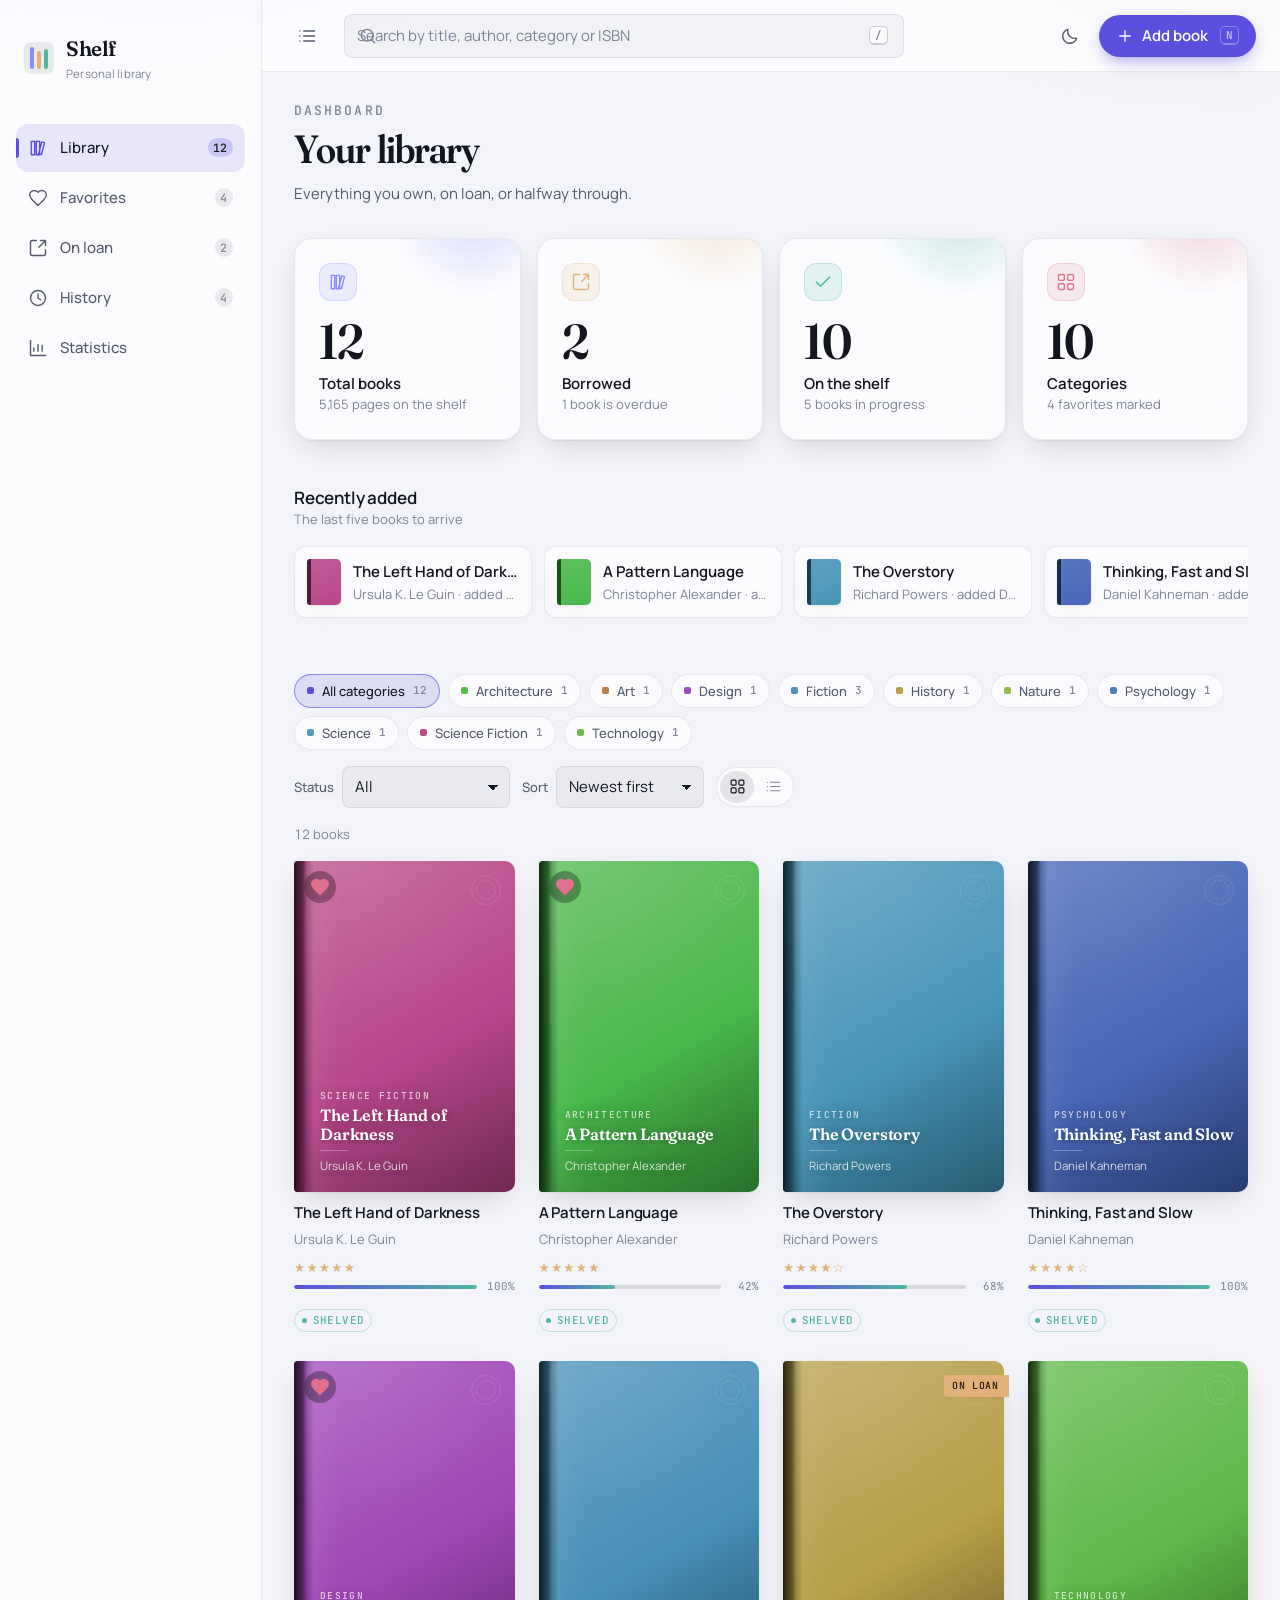
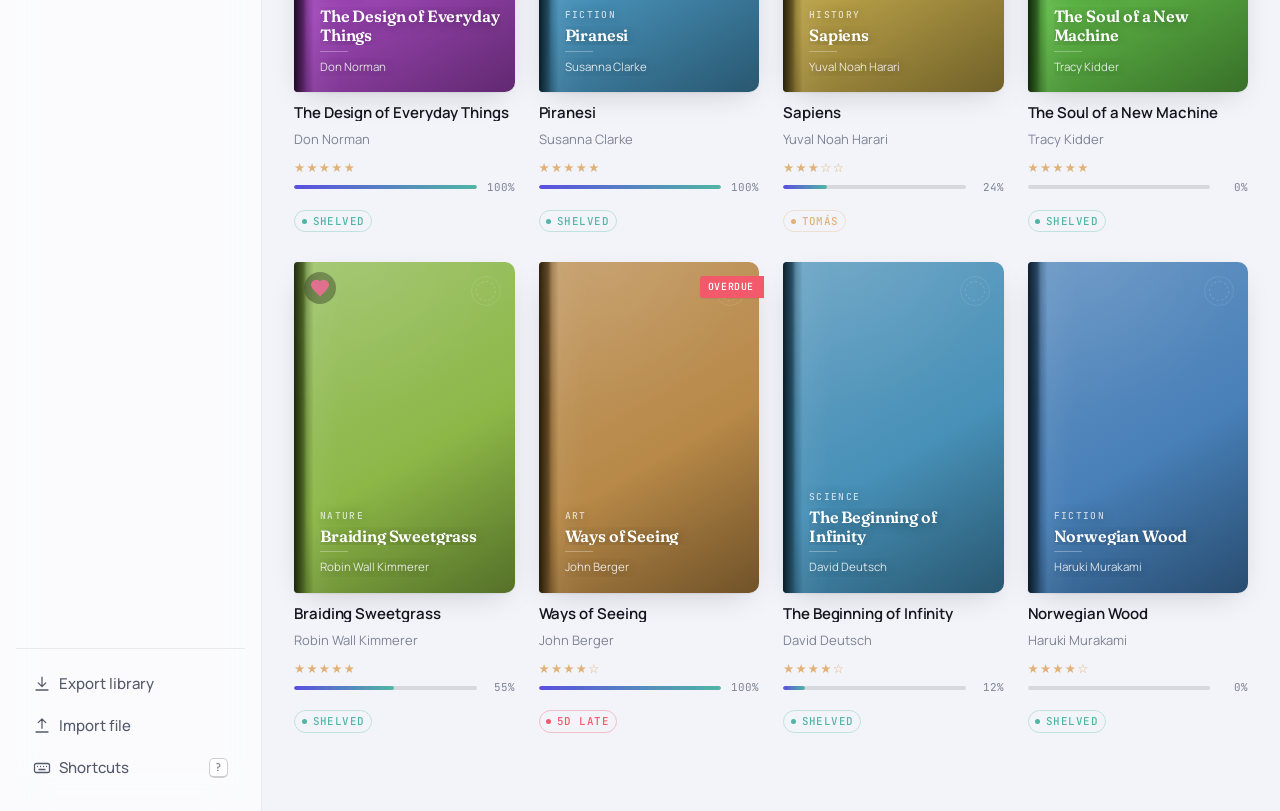
<file: index.html>
<!DOCTYPE html>
<html lang="en" data-theme="dark">
<head>
<meta charset="utf-8">
<meta name="viewport" content="width=device-width, initial-scale=1, viewport-fit=cover">
<meta name="color-scheme" content="dark light">
<meta name="theme-color" content="#0B0D14" media="(prefers-color-scheme: dark)">
<meta name="theme-color" content="#F3F4F9" media="(prefers-color-scheme: light)">

<title>Shelf — Personal Book Library</title>
<meta name="description" content="Shelf is a personal book library: catalogue what you own, track reading progress, lend books to friends and keep a stamped borrowing history. Works offline, stores everything on your device.">
<meta name="author" content="Shelf">
<meta name="robots" content="index, follow">
<link rel="canonical" href="https://example.com/shelf/">

<meta property="og:type" content="website">
<meta property="og:site_name" content="Shelf">
<meta property="og:title" content="Shelf — Personal Book Library">
<meta property="og:description" content="Catalogue your books, track reading progress, lend to friends and keep a stamped borrowing history.">
<meta property="og:url" content="https://example.com/shelf/">
<meta name="twitter:card" content="summary_large_image">
<meta name="twitter:title" content="Shelf — Personal Book Library">
<meta name="twitter:description" content="Catalogue your books, track reading progress and keep a stamped borrowing history.">

<link rel="icon" href="data:image/svg+xml,<svg xmlns='http://www.w3.org/2000/svg' viewBox='0 0 32 32'><rect width='32' height='32' rx='8' fill='%230B0D14'/><rect x='8' y='7' width='4' height='18' rx='1' fill='%238B8AFF'/><rect x='14' y='7' width='4' height='18' rx='1' fill='%23E0B27A'/><rect x='20' y='7' width='4' height='18' rx='1' fill='%234FB6A5'/></svg>">

<link rel="preconnect" href="https://fonts.googleapis.com">
<link rel="preconnect" href="https://fonts.gstatic.com" crossorigin>
<link rel="stylesheet" href="https://fonts.googleapis.com/css2?family=Fraunces:opsz,wght,SOFT,WONK@9..144,400..700,0..100,0..1&family=JetBrains+Mono:wght@400;500&family=Manrope:wght@400..700&display=swap">
<link rel="stylesheet" href="style.css">

<script type="application/ld+json">
{
  "@context": "https://schema.org",
  "@type": "WebApplication",
  "name": "Shelf",
  "applicationCategory": "Productivity",
  "operatingSystem": "Any (web browser)",
  "description": "A personal book library for cataloguing books, tracking reading progress and recording borrowing history.",
  "offers": { "@type": "Offer", "price": "0", "priceCurrency": "USD" }
}
</script>
</head>

<body>
<a class="skip-link" href="#main">Skip to library</a>

<!-- ─────────────────────────  ICON SPRITE  ───────────────────────── -->
<svg width="0" height="0" aria-hidden="true" focusable="false" class="sprite">
  <defs>
    <symbol id="i-search" viewBox="0 0 24 24"><circle cx="11" cy="11" r="7"/><path d="M20 20l-3.6-3.6"/></symbol>
    <symbol id="i-plus" viewBox="0 0 24 24"><path d="M12 5v14M5 12h14"/></symbol>
    <symbol id="i-heart" viewBox="0 0 24 24"><path d="M19 14c1.5-1.5 3-3.2 3-5.5A5.5 5.5 0 0 0 16.5 3c-1.8 0-3 .5-4.5 2-1.5-1.5-2.7-2-4.5-2A5.5 5.5 0 0 0 2 8.5c0 2.3 1.5 4 3 5.5l7 7Z"/></symbol>
    <symbol id="i-books" viewBox="0 0 24 24"><path d="M4 4h4v16H4zM10 4h4v16h-4zM16.5 4.7l3.4.9-3.8 14.4-3.4-.9z"/></symbol>
    <symbol id="i-book" viewBox="0 0 24 24"><path d="M4 19.5A2.5 2.5 0 0 1 6.5 17H20"/><path d="M6.5 2H20v20H6.5A2.5 2.5 0 0 1 4 19.5v-15A2.5 2.5 0 0 1 6.5 2Z"/></symbol>
    <symbol id="i-out" viewBox="0 0 24 24"><path d="M21 3l-8 8M15 3h6v6"/><path d="M21 14v5a2 2 0 0 1-2 2H5a2 2 0 0 1-2-2V5a2 2 0 0 1 2-2h5"/></symbol>
    <symbol id="i-back" viewBox="0 0 24 24"><path d="M3 3v6h6"/><path d="M3.5 13a9 9 0 1 0 2.6-7.1L3 9"/></symbol>
    <symbol id="i-clock" viewBox="0 0 24 24"><circle cx="12" cy="12" r="9"/><path d="M12 7v5.2l3.2 1.9"/></symbol>
    <symbol id="i-chart" viewBox="0 0 24 24"><path d="M3 3v18h18"/><path d="M7 16v-4M12 16V8M17 16v-7"/></symbol>
    <symbol id="i-star" viewBox="0 0 24 24"><path d="m12 3 2.7 5.6 6.1.9-4.4 4.3 1 6.1-5.4-2.9-5.4 2.9 1-6.1L3.2 9.5l6.1-.9Z"/></symbol>
    <symbol id="i-pencil" viewBox="0 0 24 24"><path d="M12 20h9"/><path d="M16.4 3.6a2.1 2.1 0 0 1 3 3L7 19l-4 1 1-4Z"/></symbol>
    <symbol id="i-trash" viewBox="0 0 24 24"><path d="M3 6h18M8 6V4h8v2M19 6l-1 14H6L5 6M10 11v6M14 11v6"/></symbol>
    <symbol id="i-x" viewBox="0 0 24 24"><path d="M18 6 6 18M6 6l12 12"/></symbol>
    <symbol id="i-sun" viewBox="0 0 24 24"><circle cx="12" cy="12" r="4"/><path d="M12 2v2M12 20v2M4.9 4.9l1.4 1.4M17.7 17.7l1.4 1.4M2 12h2M20 12h2M4.9 19.1l1.4-1.4M17.7 6.3l1.4-1.4"/></symbol>
    <symbol id="i-moon" viewBox="0 0 24 24"><path d="M20 14.5A8.5 8.5 0 0 1 9.5 4a8.5 8.5 0 1 0 10.5 10.5Z"/></symbol>
    <symbol id="i-grid" viewBox="0 0 24 24"><rect x="3" y="3" width="7" height="7" rx="1.5"/><rect x="14" y="3" width="7" height="7" rx="1.5"/><rect x="3" y="14" width="7" height="7" rx="1.5"/><rect x="14" y="14" width="7" height="7" rx="1.5"/></symbol>
    <symbol id="i-rows" viewBox="0 0 24 24"><path d="M8 6h13M8 12h13M8 18h13"/><path d="M3.5 6h.01M3.5 12h.01M3.5 18h.01"/></symbol>
    <symbol id="i-user" viewBox="0 0 24 24"><circle cx="12" cy="8" r="4"/><path d="M20 21v-1.5a4.5 4.5 0 0 0-4.5-4.5h-7A4.5 4.5 0 0 0 4 19.5V21"/></symbol>
    <symbol id="i-check" viewBox="0 0 24 24"><path d="m20 6-11 11-5-5"/></symbol>
    <symbol id="i-alert" viewBox="0 0 24 24"><circle cx="12" cy="12" r="9"/><path d="M12 7.5v5M12 16.2h.01"/></symbol>
    <symbol id="i-download" viewBox="0 0 24 24"><path d="M12 3v12M7 10.5l5 5 5-5M4 20h16"/></symbol>
    <symbol id="i-upload" viewBox="0 0 24 24"><path d="M12 15V3M7 7.5l5-5 5 5M4 20h16"/></symbol>
    <symbol id="i-keys" viewBox="0 0 24 24"><rect x="2" y="6" width="20" height="12" rx="2.5"/><path d="M6 10h.01M10 10h.01M14 10h.01M18 10h.01M8 14h8"/></symbol>
    <symbol id="i-arrow" viewBox="0 0 24 24"><path d="M5 12h14M13 6l6 6-6 6"/></symbol>
  </defs>
</svg>

<div class="app">

  <!-- ─────────────────────────  SIDEBAR  ───────────────────────── -->
  <header class="rail glass" id="rail">
    <a class="brand" href="#main">
      <span class="brand__spines" aria-hidden="true"><i></i><i></i><i></i></span>
      <span class="brand__text">
        <strong>Shelf</strong>
        <small>Personal library</small>
      </span>
    </a>

    <nav class="nav" aria-label="Library sections">
      <ul role="list">
        <li><button class="nav__item is-active" data-view="library" aria-current="page"><svg class="icon" aria-hidden="true"><use href="#i-books"/></svg><span>Library</span><span class="nav__count" data-count="library">0</span></button></li>
        <li><button class="nav__item" data-view="favorites"><svg class="icon" aria-hidden="true"><use href="#i-heart"/></svg><span>Favorites</span><span class="nav__count" data-count="favorites">0</span></button></li>
        <li><button class="nav__item" data-view="borrowed"><svg class="icon" aria-hidden="true"><use href="#i-out"/></svg><span>On loan</span><span class="nav__count" data-count="borrowed">0</span></button></li>
        <li><button class="nav__item" data-view="history"><svg class="icon" aria-hidden="true"><use href="#i-clock"/></svg><span>History</span><span class="nav__count" data-count="history">0</span></button></li>
        <li><button class="nav__item" data-view="stats"><svg class="icon" aria-hidden="true"><use href="#i-chart"/></svg><span>Statistics</span></button></li>
      </ul>
    </nav>

    <div class="rail__foot">
      <button class="btn btn--ghost btn--full" id="exportBtn"><svg class="icon" aria-hidden="true"><use href="#i-download"/></svg><span>Export library</span></button>
      <button class="btn btn--ghost btn--full" id="importBtn"><svg class="icon" aria-hidden="true"><use href="#i-upload"/></svg><span>Import file</span></button>
      <input type="file" id="importInput" accept="application/json,.json" hidden>
      <button class="btn btn--ghost btn--full" id="shortcutsBtn"><svg class="icon" aria-hidden="true"><use href="#i-keys"/></svg><span>Shortcuts</span><kbd>?</kbd></button>
    </div>
  </header>

  <!-- ─────────────────────────  MAIN  ───────────────────────── -->
  <main id="main" class="main">

    <div class="topbar glass">
      <button class="icon-btn rail-toggle" id="railToggle" aria-label="Open navigation" aria-expanded="false" aria-controls="rail">
        <svg class="icon" aria-hidden="true"><use href="#i-rows"/></svg>
      </button>

      <form class="search" role="search" id="searchForm">
        <label class="sr-only" for="searchInput">Search your library</label>
        <svg class="icon search__icon" aria-hidden="true"><use href="#i-search"/></svg>
        <input id="searchInput" type="search" placeholder="Search by title, author, category or ISBN" autocomplete="off" spellcheck="false" enterkeyhint="search">
        <kbd class="search__kbd" aria-hidden="true">/</kbd>
        <button type="button" class="search__clear" id="searchClear" aria-label="Clear search" hidden>
          <svg class="icon" aria-hidden="true"><use href="#i-x"/></svg>
        </button>
      </form>

      <div class="topbar__actions">
        <button class="icon-btn" id="themeBtn" aria-label="Switch to light theme">
          <svg class="icon icon--sun" aria-hidden="true"><use href="#i-sun"/></svg>
          <svg class="icon icon--moon" aria-hidden="true"><use href="#i-moon"/></svg>
        </button>
        <button class="btn btn--primary" id="addBtn">
          <svg class="icon" aria-hidden="true"><use href="#i-plus"/></svg><span>Add book</span><kbd>N</kbd>
        </button>
      </div>
    </div>

    <div class="scroll" id="scroll">
      <div class="wrap">

        <!-- Page heading -->
        <div class="page-head">
          <p class="eyebrow" id="viewEyebrow">Dashboard</p>
          <h1 class="display" id="viewTitle">Your library</h1>
          <p class="lede" id="viewLede">Everything you own, on loan, or halfway through.</p>
        </div>

        <!-- Dashboard cards -->
        <section class="stats" aria-label="Library overview">
          <article class="stat glass" style="--tint:var(--violet)">
            <span class="stat__icon"><svg class="icon" aria-hidden="true"><use href="#i-books"/></svg></span>
            <p class="stat__num" data-stat="total">0</p>
            <h2 class="stat__label">Total books</h2>
            <p class="stat__meta" data-stat="totalMeta">—</p>
          </article>
          <article class="stat glass" style="--tint:var(--brass)">
            <span class="stat__icon"><svg class="icon" aria-hidden="true"><use href="#i-out"/></svg></span>
            <p class="stat__num" data-stat="borrowed">0</p>
            <h2 class="stat__label">Borrowed</h2>
            <p class="stat__meta" data-stat="borrowedMeta">—</p>
          </article>
          <article class="stat glass" style="--tint:var(--jade)">
            <span class="stat__icon"><svg class="icon" aria-hidden="true"><use href="#i-check"/></svg></span>
            <p class="stat__num" data-stat="available">0</p>
            <h2 class="stat__label">On the shelf</h2>
            <p class="stat__meta" data-stat="availableMeta">—</p>
          </article>
          <article class="stat glass" style="--tint:var(--rose)">
            <span class="stat__icon"><svg class="icon" aria-hidden="true"><use href="#i-grid"/></svg></span>
            <p class="stat__num" data-stat="categories">0</p>
            <h2 class="stat__label">Categories</h2>
            <p class="stat__meta" data-stat="categoriesMeta">—</p>
          </article>
        </section>

        <!-- Recently added rail -->
        <section class="recent" id="recent" aria-labelledby="recentTitle">
          <div class="section-head">
            <h2 id="recentTitle">Recently added</h2>
            <p class="section-head__meta">The last five books to arrive</p>
          </div>
          <ul class="recent__list" id="recentList" role="list"></ul>
        </section>

        <!-- ── Collection view ── -->
        <section class="collection" id="collectionView" aria-labelledby="collectionTitle">
          <div class="section-head">
            <h2 id="collectionTitle" class="sr-only">Books</h2>
          </div>

          <div class="toolbar">
            <div class="chips" role="group" aria-label="Filter by category" id="chips"></div>

            <div class="toolbar__right">
              <div class="field field--inline">
                <label for="statusFilter">Status</label>
                <select id="statusFilter">
                  <option value="all">All</option>
                  <option value="available">On the shelf</option>
                  <option value="borrowed">On loan</option>
                  <option value="reading">Currently reading</option>
                  <option value="finished">Finished</option>
                  <option value="unread">Not started</option>
                </select>
              </div>

              <div class="field field--inline">
                <label for="sortSelect">Sort</label>
                <select id="sortSelect">
                  <option value="added-desc">Newest first</option>
                  <option value="added-asc">Oldest first</option>
                  <option value="title-asc">Title A–Z</option>
                  <option value="title-desc">Title Z–A</option>
                  <option value="author-asc">Author A–Z</option>
                  <option value="year-desc">Year published</option>
                  <option value="rating-desc">Highest rated</option>
                  <option value="progress-desc">Most progress</option>
                </select>
              </div>

              <div class="seg" role="group" aria-label="Layout">
                <button class="seg__btn is-active" id="gridBtn" aria-pressed="true" aria-label="Grid layout"><svg class="icon" aria-hidden="true"><use href="#i-grid"/></svg></button>
                <button class="seg__btn" id="listBtn" aria-pressed="false" aria-label="List layout"><svg class="icon" aria-hidden="true"><use href="#i-rows"/></svg></button>
              </div>
            </div>
          </div>

          <p class="result-line" id="resultLine" role="status" aria-live="polite"></p>

          <ul class="grid" id="grid" role="list"></ul>

          <div class="empty" id="empty" hidden>
            <span class="empty__mark" aria-hidden="true"><svg class="icon"><use href="#i-book"/></svg></span>
            <h3 id="emptyTitle">No books here yet</h3>
            <p id="emptyText">Add your first book and it will show up on this shelf.</p>
            <button class="btn btn--primary" data-action="add-first"><svg class="icon" aria-hidden="true"><use href="#i-plus"/></svg><span>Add a book</span></button>
          </div>
        </section>

        <!-- ── History view ── -->
        <section class="history" id="historyView" hidden aria-labelledby="historyTitle">
          <div class="section-head">
            <h2 id="historyTitle">Borrowing history</h2>
            <p class="section-head__meta">Every loan and return, newest first</p>
          </div>

          <div class="toolbar toolbar--slim">
            <div class="field field--inline">
              <label for="historyFilter">Show</label>
              <select id="historyFilter">
                <option value="all">All activity</option>
                <option value="borrow">Loans only</option>
                <option value="return">Returns only</option>
              </select>
            </div>
            <button class="btn btn--ghost" id="clearHistoryBtn"><svg class="icon" aria-hidden="true"><use href="#i-trash"/></svg><span>Clear history</span></button>
          </div>

          <ol class="ledger" id="ledger" role="list"></ol>

          <div class="empty" id="historyEmpty" hidden>
            <span class="empty__mark" aria-hidden="true"><svg class="icon"><use href="#i-clock"/></svg></span>
            <h3>Nothing has been lent yet</h3>
            <p>When you lend a book, the loan and its return will be stamped here.</p>
          </div>
        </section>

        <!-- ── Statistics view ── -->
        <section class="statsview" id="statsView" hidden aria-labelledby="statsTitle">
          <div class="section-head">
            <h2 id="statsTitle">Statistics</h2>
            <p class="section-head__meta">How the collection breaks down</p>
          </div>

          <div class="panels">
            <article class="panel glass">
              <h3>Books per category</h3>
              <ul class="bars" id="catBars" role="list"></ul>
            </article>

            <article class="panel glass">
              <h3>Reading progress</h3>
              <div class="donut-row">
                <div class="donut" id="donut" role="img" aria-labelledby="donutDesc">
                  <svg viewBox="0 0 120 120" aria-hidden="true">
                    <circle class="donut__track" cx="60" cy="60" r="52"/>
                    <circle class="donut__seg donut__seg--done" cx="60" cy="60" r="52"/>
                    <circle class="donut__seg donut__seg--reading" cx="60" cy="60" r="52"/>
                  </svg>
                  <p class="donut__center"><strong data-stat="finishedPct">0%</strong><span>finished</span></p>
                </div>
                <ul class="legend" id="legend" role="list">
                  <li><span class="dot" style="--tint:var(--jade)"></span>Finished<b data-stat="finished">0</b></li>
                  <li><span class="dot" style="--tint:var(--violet)"></span>In progress<b data-stat="reading">0</b></li>
                  <li><span class="dot" style="--tint:var(--line-strong)"></span>Not started<b data-stat="unread">0</b></li>
                </ul>
              </div>
              <p id="donutDesc" class="sr-only">Doughnut chart of finished, in-progress and unread books.</p>
              <dl class="kv">
                <div><dt>Pages read</dt><dd data-stat="pagesRead">0</dd></div>
                <div><dt>Pages owned</dt><dd data-stat="pagesTotal">0</dd></div>
                <div><dt>Average rating</dt><dd data-stat="avgRating">—</dd></div>
              </dl>
            </article>

            <article class="panel glass">
              <h3>Most shelved authors</h3>
              <ol class="ranks" id="authorRanks" role="list"></ol>
            </article>

            <article class="panel glass">
              <h3>Lending</h3>
              <dl class="kv kv--lg">
                <div><dt>Total loans</dt><dd data-stat="loans">0</dd></div>
                <div><dt>Currently out</dt><dd data-stat="out">0</dd></div>
                <div><dt>Overdue</dt><dd data-stat="overdue">0</dd></div>
                <div><dt>Most trusted borrower</dt><dd data-stat="topBorrower">—</dd></div>
              </dl>
            </article>
          </div>
        </section>

      </div>
    </div>
  </main>
</div>

<!-- ─────────────────────────  DETAILS DIALOG  ───────────────────────── -->
<dialog class="modal modal--detail" id="detailModal" aria-labelledby="detailTitle">
  <div class="modal__inner glass" id="detailBody"></div>
</dialog>

<!-- ─────────────────────────  BOOK FORM DIALOG  ───────────────────────── -->
<dialog class="modal" id="formModal" aria-labelledby="formTitle">
  <form class="modal__inner glass" id="bookForm" novalidate>
    <header class="modal__head">
      <div>
        <p class="eyebrow" id="formEyebrow">Catalogue</p>
        <h2 id="formTitle" class="display display--sm">Add a book</h2>
      </div>
      <button type="button" class="icon-btn" data-close aria-label="Close dialog"><svg class="icon" aria-hidden="true"><use href="#i-x"/></svg></button>
    </header>

    <div class="modal__body form-grid">
      <div class="field field--span">
        <label for="f-title">Title <span class="req" aria-hidden="true">*</span></label>
        <input id="f-title" name="title" required maxlength="120" autocomplete="off" aria-describedby="e-title">
        <p class="err" id="e-title" hidden>Give the book a title.</p>
      </div>

      <div class="field field--span">
        <label for="f-author">Author <span class="req" aria-hidden="true">*</span></label>
        <input id="f-author" name="author" required maxlength="80" autocomplete="off" aria-describedby="e-author">
        <p class="err" id="e-author" hidden>Who wrote it?</p>
      </div>

      <div class="field">
        <label for="f-category">Category</label>
        <input id="f-category" name="category" list="categoryList" maxlength="40" autocomplete="off" placeholder="Fiction">
        <datalist id="categoryList"></datalist>
      </div>

      <div class="field">
        <label for="f-year">Year published</label>
        <input id="f-year" name="year" type="number" min="1" max="2100" inputmode="numeric" aria-describedby="e-year">
        <p class="err" id="e-year" hidden>Use a year between 1 and 2100.</p>
      </div>

      <div class="field">
        <label for="f-pages">Pages</label>
        <input id="f-pages" name="pages" type="number" min="1" max="20000" inputmode="numeric" aria-describedby="e-pages">
        <p class="err" id="e-pages" hidden>Pages must be a positive number.</p>
      </div>

      <div class="field">
        <label for="f-isbn">ISBN</label>
        <input id="f-isbn" name="isbn" maxlength="20" autocomplete="off" placeholder="978-…" class="mono">
      </div>

      <div class="field field--span">
        <label for="f-desc">Description</label>
        <textarea id="f-desc" name="description" rows="3" maxlength="600" placeholder="A sentence or two you'll thank yourself for later."></textarea>
      </div>

      <div class="field field--span">
        <span class="label" id="ratingLabel">Rating</span>
        <div class="rating" role="radiogroup" aria-labelledby="ratingLabel" id="ratingInput">
          <button type="button" class="rating__star" role="radio" aria-checked="false" data-value="1" aria-label="1 star"><svg class="icon" aria-hidden="true"><use href="#i-star"/></svg></button>
          <button type="button" class="rating__star" role="radio" aria-checked="false" data-value="2" aria-label="2 stars"><svg class="icon" aria-hidden="true"><use href="#i-star"/></svg></button>
          <button type="button" class="rating__star" role="radio" aria-checked="false" data-value="3" aria-label="3 stars"><svg class="icon" aria-hidden="true"><use href="#i-star"/></svg></button>
          <button type="button" class="rating__star" role="radio" aria-checked="false" data-value="4" aria-label="4 stars"><svg class="icon" aria-hidden="true"><use href="#i-star"/></svg></button>
          <button type="button" class="rating__star" role="radio" aria-checked="false" data-value="5" aria-label="5 stars"><svg class="icon" aria-hidden="true"><use href="#i-star"/></svg></button>
          <button type="button" class="rating__clear" id="ratingClear">Clear</button>
        </div>
      </div>

      <div class="field field--span">
        <label for="f-progress">Reading progress — <output id="progressOut" for="f-progress">0%</output></label>
        <input id="f-progress" name="progress" type="range" min="0" max="100" step="1" value="0">
      </div>

      <div class="field field--span">
        <label class="check">
          <input type="checkbox" id="f-fav" name="favorite">
          <span class="check__box" aria-hidden="true"><svg class="icon"><use href="#i-check"/></svg></span>
          <span>Mark as a favorite</span>
        </label>
      </div>
    </div>

    <footer class="modal__foot">
      <button type="button" class="btn btn--ghost" data-close>Cancel</button>
      <button type="submit" class="btn btn--primary" id="formSubmit"><svg class="icon" aria-hidden="true"><use href="#i-check"/></svg><span>Save book</span></button>
    </footer>
  </form>
</dialog>

<!-- ─────────────────────────  BORROW DIALOG  ───────────────────────── -->
<dialog class="modal modal--sm" id="borrowModal" aria-labelledby="borrowTitle">
  <form class="modal__inner glass" id="borrowForm" novalidate>
    <header class="modal__head">
      <div>
        <p class="eyebrow">Lend</p>
        <h2 id="borrowTitle" class="display display--sm">Lend this book</h2>
      </div>
      <button type="button" class="icon-btn" data-close aria-label="Close dialog"><svg class="icon" aria-hidden="true"><use href="#i-x"/></svg></button>
    </header>

    <div class="modal__body">
      <p class="modal__note" id="borrowBook"></p>

      <div class="field">
        <label for="f-borrower">Lent to <span class="req" aria-hidden="true">*</span></label>
        <input id="f-borrower" name="borrower" required maxlength="60" autocomplete="off" list="borrowerList" placeholder="Name of the borrower" aria-describedby="e-borrower">
        <datalist id="borrowerList"></datalist>
        <p class="err" id="e-borrower" hidden>Enter who is taking the book.</p>
      </div>

      <div class="field">
        <label for="f-due">Due back</label>
        <input id="f-due" name="due" type="date" class="mono">
      </div>
    </div>

    <footer class="modal__foot">
      <button type="button" class="btn btn--ghost" data-close>Cancel</button>
      <button type="submit" class="btn btn--primary"><svg class="icon" aria-hidden="true"><use href="#i-out"/></svg><span>Lend book</span></button>
    </footer>
  </form>
</dialog>

<!-- ─────────────────────────  CONFIRM DIALOG  ───────────────────────── -->
<dialog class="modal modal--sm" id="confirmModal" aria-labelledby="confirmTitle">
  <div class="modal__inner glass">
    <header class="modal__head">
      <div>
        <p class="eyebrow" id="confirmEyebrow">Confirm</p>
        <h2 id="confirmTitle" class="display display--sm">Are you sure?</h2>
      </div>
      <button type="button" class="icon-btn" data-close aria-label="Close dialog"><svg class="icon" aria-hidden="true"><use href="#i-x"/></svg></button>
    </header>
    <div class="modal__body"><p class="modal__note" id="confirmText"></p></div>
    <footer class="modal__foot">
      <button type="button" class="btn btn--ghost" data-close>Keep it</button>
      <button type="button" class="btn btn--danger" id="confirmOk"><svg class="icon" aria-hidden="true"><use href="#i-trash"/></svg><span>Delete</span></button>
    </footer>
  </div>
</dialog>

<!-- ─────────────────────────  SHORTCUTS DIALOG  ───────────────────────── -->
<dialog class="modal modal--sm" id="keysModal" aria-labelledby="keysTitle">
  <div class="modal__inner glass">
    <header class="modal__head">
      <div>
        <p class="eyebrow">Keyboard</p>
        <h2 id="keysTitle" class="display display--sm">Shortcuts</h2>
      </div>
      <button type="button" class="icon-btn" data-close aria-label="Close dialog"><svg class="icon" aria-hidden="true"><use href="#i-x"/></svg></button>
    </header>
    <div class="modal__body">
      <dl class="keys">
        <div><dt><kbd>/</kbd></dt><dd>Focus search</dd></div>
        <div><dt><kbd>N</kbd></dt><dd>Add a book</dd></div>
        <div><dt><kbd>G</kbd> <kbd>L</kbd></dt><dd>Go to library</dd></div>
        <div><dt><kbd>G</kbd> <kbd>F</kbd></dt><dd>Go to favorites</dd></div>
        <div><dt><kbd>G</kbd> <kbd>B</kbd></dt><dd>Go to books on loan</dd></div>
        <div><dt><kbd>G</kbd> <kbd>H</kbd></dt><dd>Go to history</dd></div>
        <div><dt><kbd>G</kbd> <kbd>S</kbd></dt><dd>Go to statistics</dd></div>
        <div><dt><kbd>T</kbd></dt><dd>Toggle theme</dd></div>
        <div><dt><kbd>Esc</kbd></dt><dd>Close dialog or clear search</dd></div>
        <div><dt><kbd>?</kbd></dt><dd>Open this list</dd></div>
      </dl>
    </div>
  </div>
</dialog>

<div class="toasts" id="toasts" role="status" aria-live="polite" aria-atomic="false"></div>

<template id="cardTpl">
  <li class="card" role="listitem">
    <div class="card__cover-wrap">
      <button class="cover" data-act="open" type="button">
        <span class="cover__spine" aria-hidden="true"></span>
        <span class="cover__body">
          <span class="cover__cat"></span>
          <span class="cover__title"></span>
          <span class="cover__rule" aria-hidden="true"></span>
          <span class="cover__author"></span>
        </span>
        <span class="cover__seal" aria-hidden="true"></span>
      </button>
      <button class="fav" data-act="fav" type="button" aria-pressed="false">
        <svg class="icon" aria-hidden="true"><use href="#i-heart"/></svg>
      </button>
      <span class="ribbon" hidden></span>
    </div>

    <div class="card__body">
      <h3 class="card__title"></h3>
      <p class="card__author"></p>
      <p class="card__stars" aria-hidden="true"></p>

      <div class="progress">
        <div class="progress__track"><div class="progress__fill"></div></div>
        <span class="progress__label mono"></span>
      </div>

      <div class="card__foot">
        <span class="pill"></span>
        <div class="card__acts">
          <button class="icon-btn icon-btn--sm" data-act="loan" type="button"></button>
          <button class="icon-btn icon-btn--sm" data-act="edit" type="button" aria-label="Edit"><svg class="icon" aria-hidden="true"><use href="#i-pencil"/></svg></button>
          <button class="icon-btn icon-btn--sm icon-btn--danger" data-act="del" type="button" aria-label="Delete"><svg class="icon" aria-hidden="true"><use href="#i-trash"/></svg></button>
        </div>
      </div>
    </div>
  </li>
</template>

<script src="script.js" defer></script>
</body>
</html>
</file>
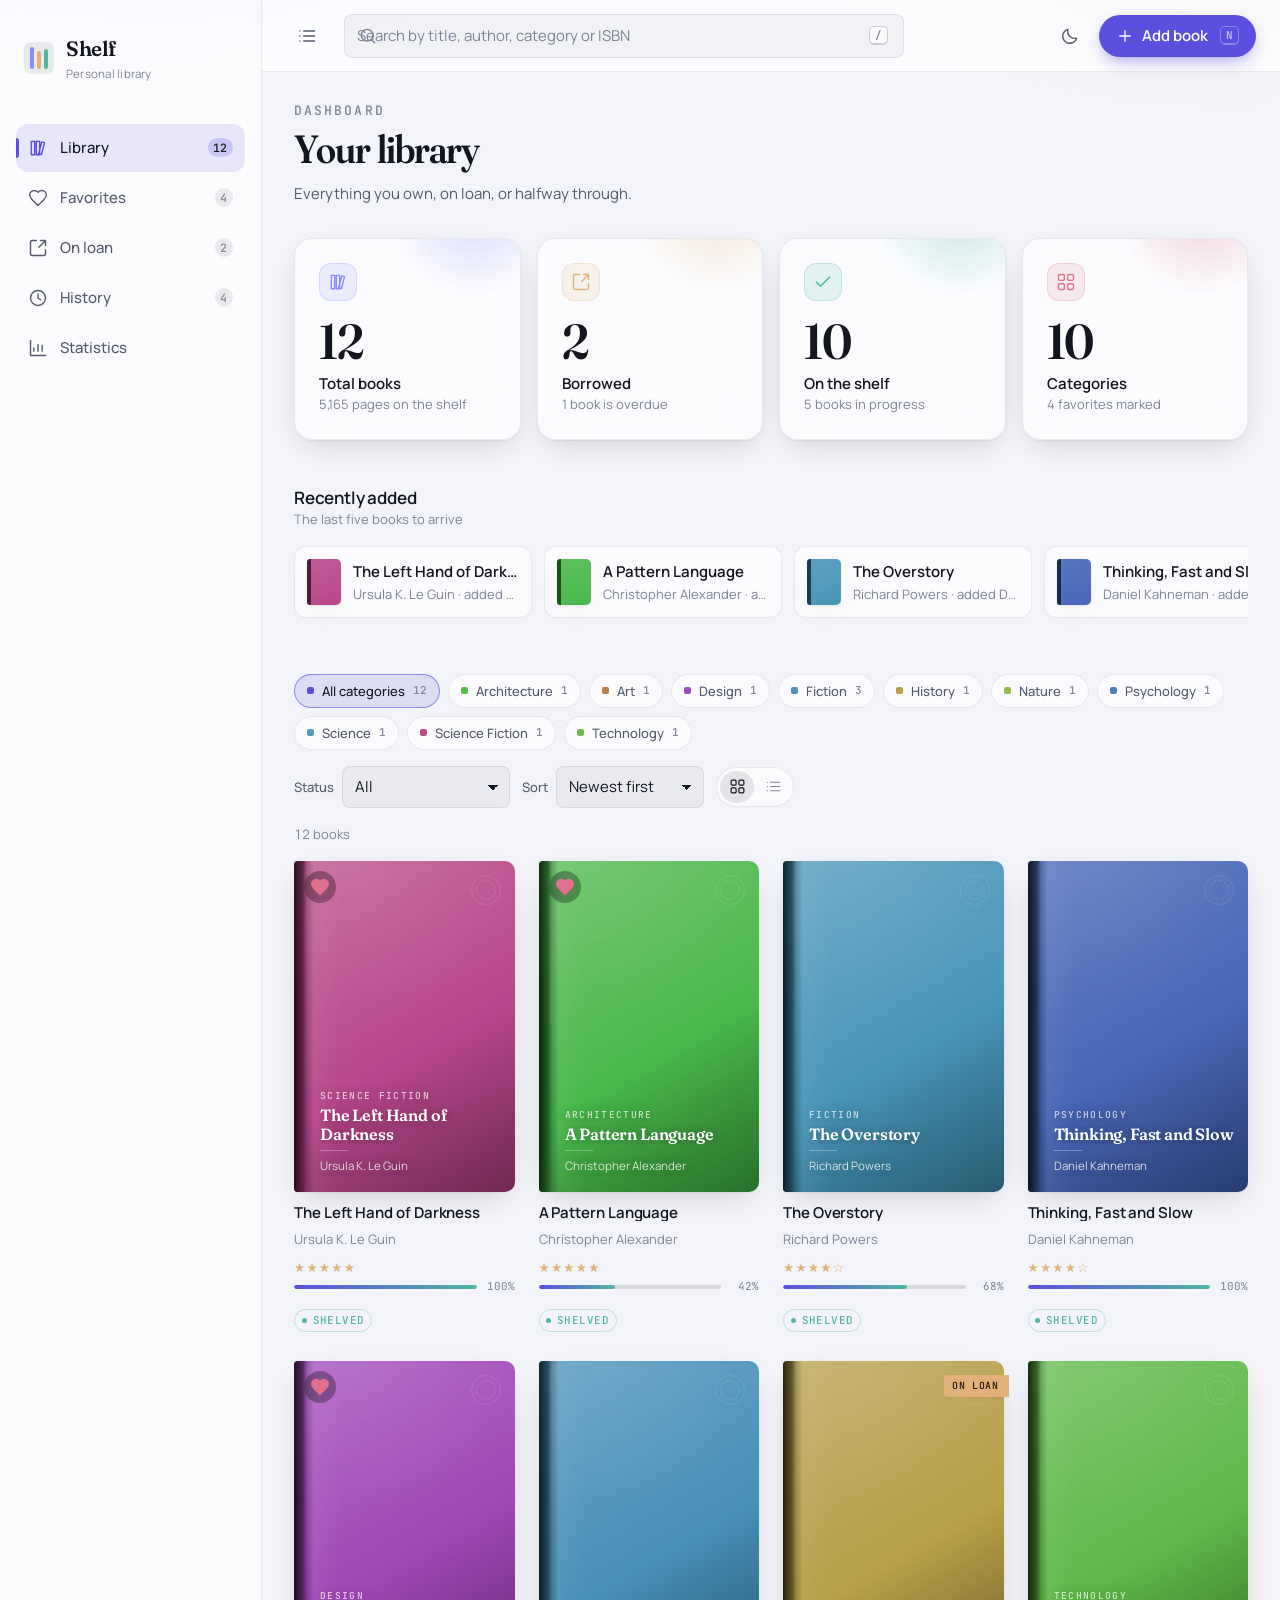
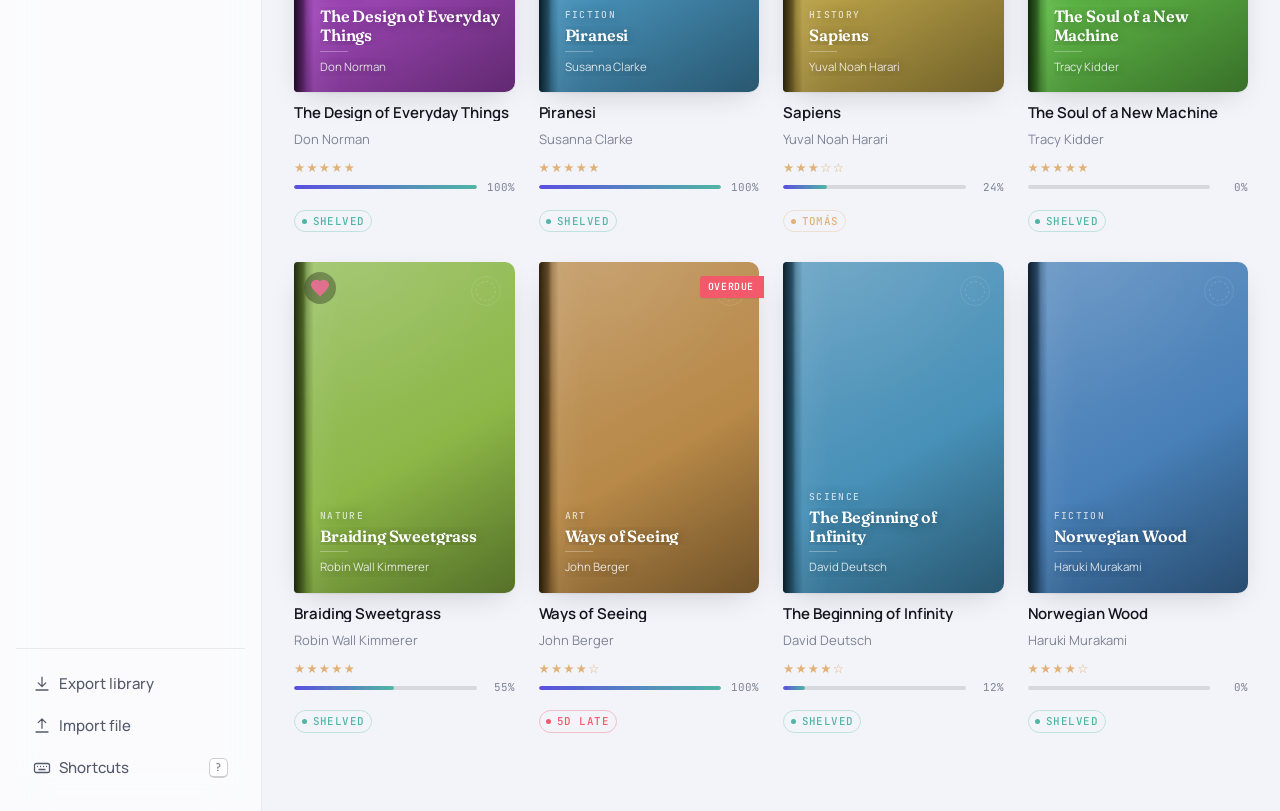
<file: preview-single-file.html>
<!DOCTYPE html>
<html lang="en" data-theme="dark">
<head>
<meta charset="utf-8">
<meta name="viewport" content="width=device-width, initial-scale=1, viewport-fit=cover">
<meta name="color-scheme" content="dark light">
<meta name="theme-color" content="#0B0D14" media="(prefers-color-scheme: dark)">
<meta name="theme-color" content="#F3F4F9" media="(prefers-color-scheme: light)">

<title>Shelf — Personal Book Library</title>
<meta name="description" content="Shelf is a personal book library: catalogue what you own, track reading progress, lend books to friends and keep a stamped borrowing history. Works offline, stores everything on your device.">
<meta name="author" content="Shelf">
<meta name="robots" content="index, follow">
<link rel="canonical" href="https://example.com/shelf/">

<meta property="og:type" content="website">
<meta property="og:site_name" content="Shelf">
<meta property="og:title" content="Shelf — Personal Book Library">
<meta property="og:description" content="Catalogue your books, track reading progress, lend to friends and keep a stamped borrowing history.">
<meta property="og:url" content="https://example.com/shelf/">
<meta name="twitter:card" content="summary_large_image">
<meta name="twitter:title" content="Shelf — Personal Book Library">
<meta name="twitter:description" content="Catalogue your books, track reading progress and keep a stamped borrowing history.">

<link rel="icon" href="data:image/svg+xml,<svg xmlns='http://www.w3.org/2000/svg' viewBox='0 0 32 32'><rect width='32' height='32' rx='8' fill='%230B0D14'/><rect x='8' y='7' width='4' height='18' rx='1' fill='%238B8AFF'/><rect x='14' y='7' width='4' height='18' rx='1' fill='%23E0B27A'/><rect x='20' y='7' width='4' height='18' rx='1' fill='%234FB6A5'/></svg>">

<link rel="preconnect" href="https://fonts.googleapis.com">
<link rel="preconnect" href="https://fonts.gstatic.com" crossorigin>
<link rel="stylesheet" href="https://fonts.googleapis.com/css2?family=Fraunces:opsz,wght,SOFT,WONK@9..144,400..700,0..100,0..1&family=JetBrains+Mono:wght@400;500&family=Manrope:wght@400..700&display=swap">
<style>
/* ============================================================================
   SHELF — Personal Book Library
   style.css

   0. Tokens & themes      5. Toolbar, chips, filters
   1. Reset & base         6. Book cards & covers
   2. App shell            7. Ledger (date-due slips)
   3. Sidebar rail         8. Statistics panels
   4. Topbar & search      9. Dialogs, forms, toasts
                          10. Responsive & motion
   ========================================================================= */

/* ── 0. Tokens ───────────────────────────────────────────────────────────── */
:root {
  /* Brand hues — ink violet, brass, jade, rose. Deliberately not the usual
     terracotta-on-cream. Shared across both themes. */
  --violet: #8b8aff;
  --brass:  #e0b27a;
  --jade:   #4fb6a5;
  --rose:   #e0708d;
  --red:    #f2596b;

  /* Spacing scale (4px base) */
  --s1: .25rem; --s2: .5rem;  --s3: .75rem; --s4: 1rem;
  --s5: 1.5rem; --s6: 2rem;   --s7: 3rem;   --s8: 4.5rem;

  /* Radii */
  --r-sm: 8px; --r-md: 12px; --r-lg: 18px; --r-xl: 26px; --r-full: 999px;

  /* Type */
  --font-display: "Fraunces", "Iowan Old Style", Georgia, serif;
  --font-ui: "Manrope", -apple-system, BlinkMacSystemFont, "Segoe UI", system-ui, sans-serif;
  --font-mono: "JetBrains Mono", ui-monospace, SFMono-Regular, Menlo, monospace;

  --step--1: clamp(.75rem, .72rem + .12vw, .8125rem);
  --step-0:  clamp(.875rem, .85rem + .14vw, .9375rem);
  --step-1:  clamp(1rem, .96rem + .2vw, 1.0625rem);
  --step-2:  clamp(1.25rem, 1.16rem + .42vw, 1.5rem);
  --step-3:  clamp(1.75rem, 1.5rem + 1.2vw, 2.6rem);

  --rail-w: 262px;
  --topbar-h: 72px;
  --ease: cubic-bezier(.22, .61, .36, 1);
  --ease-out: cubic-bezier(.16, 1, .3, 1);
  --dur: .28s;
}

/* Dark (default) */
[data-theme="dark"] {
  --bg: #0b0d14;
  --bg-grad-1: color-mix(in oklab, var(--violet) 16%, transparent);
  --bg-grad-2: color-mix(in oklab, var(--jade) 12%, transparent);
  --surface: #12141f;
  --glass-bg: rgb(255 255 255 / .045);
  --glass-brd: rgb(255 255 255 / .09);
  --glass-hi: rgb(255 255 255 / .16);
  --text: #eef0f7;
  --text-2: #a7adc2;
  --text-3: #767d95;
  --line: rgb(255 255 255 / .07);
  --line-strong: rgb(255 255 255 / .18);
  --accent: var(--violet);
  --accent-ink: #0b0d14;
  --shadow: 0 1px 2px rgb(0 0 0 / .4), 0 12px 34px -12px rgb(0 0 0 / .7);
  --shadow-lg: 0 40px 90px -30px rgb(0 0 0 / .85);
  --cover-shade: .34;
  --seal-op: .12;
}

/* Light */
[data-theme="light"] {
  --bg: #f3f4f9;
  --bg-grad-1: color-mix(in oklab, var(--violet) 22%, transparent);
  --bg-grad-2: color-mix(in oklab, var(--brass) 18%, transparent);
  --surface: #ffffff;
  --glass-bg: rgb(255 255 255 / .66);
  --glass-brd: rgb(16 18 30 / .08);
  --glass-hi: rgb(255 255 255 / .9);
  --text: #14161f;
  --text-2: #545a6b;
  --text-3: #7d8395;
  --line: rgb(16 18 30 / .08);
  --line-strong: rgb(16 18 30 / .2);
  --accent: #5b4fe0;
  --accent-ink: #ffffff;
  --shadow: 0 1px 2px rgb(16 18 30 / .06), 0 10px 30px -12px rgb(16 18 30 / .22);
  --shadow-lg: 0 40px 80px -32px rgb(16 18 30 / .3);
  --cover-shade: .1;
  --seal-op: .2;
}

/* ── 1. Reset & base ─────────────────────────────────────────────────────── */
*, *::before, *::after { box-sizing: border-box; }
* { margin: 0; }

html { -webkit-text-size-adjust: 100%; }

body {
  min-height: 100dvh;
  font: 400 var(--step-0)/1.6 var(--font-ui);
  color: var(--text);
  background: var(--bg);
  -webkit-font-smoothing: antialiased;
  text-rendering: optimizeLegibility;
  overflow: hidden; /* the .scroll pane scrolls, not the page */
}

/* Ambient light — two soft washes, fixed, never repainted on scroll */
body::before {
  content: "";
  position: fixed;
  inset: -30% -10% auto -10%;
  height: 90vh;
  background:
    radial-gradient(52% 60% at 18% 0%, var(--bg-grad-1), transparent 70%),
    radial-gradient(46% 55% at 88% 8%, var(--bg-grad-2), transparent 72%);
  pointer-events: none;
  z-index: 0;
}

img, svg { display: block; max-width: 100%; }
button, input, select, textarea { font: inherit; color: inherit; }
button { background: none; border: 0; cursor: pointer; }
ul, ol { list-style: none; padding: 0; }
h1, h2, h3 { line-height: 1.15; font-weight: 600; text-wrap: balance; }
p { text-wrap: pretty; }

[hidden] { display: none !important; }

::selection { background: color-mix(in oklab, var(--accent) 40%, transparent); }

:focus-visible {
  outline: 2px solid var(--accent);
  outline-offset: 2px;
  border-radius: var(--r-sm);
}

/* Custom scrollbars, quiet by default */
.scroll { scrollbar-width: thin; scrollbar-color: var(--line-strong) transparent; }
.scroll::-webkit-scrollbar { width: 10px; }
.scroll::-webkit-scrollbar-thumb {
  background: var(--line-strong); border-radius: var(--r-full);
  border: 3px solid transparent; background-clip: content-box;
}

.sr-only {
  position: absolute; width: 1px; height: 1px; padding: 0;
  overflow: hidden; clip-path: inset(50%); white-space: nowrap;
}

.skip-link {
  position: fixed; top: var(--s3); left: 50%; z-index: 100;
  translate: -50% -160%;
  padding: var(--s3) var(--s5); border-radius: var(--r-full);
  background: var(--accent); color: var(--accent-ink);
  font-weight: 600; text-decoration: none;
  transition: translate var(--dur) var(--ease-out);
}
.skip-link:focus-visible { translate: -50% 0; }

.display {
  font-family: var(--font-display);
  font-variation-settings: "SOFT" 40, "WONK" 1, "opsz" 90;
  font-weight: 600;
  font-size: var(--step-3);
  letter-spacing: -.022em;
  line-height: 1.05;
}
.display--sm { font-size: var(--step-2); font-variation-settings: "SOFT" 30, "WONK" 1, "opsz" 32; }

.eyebrow {
  font: 500 var(--step--1)/1 var(--font-mono);
  letter-spacing: .16em;
  text-transform: uppercase;
  color: var(--text-3);
  margin-bottom: var(--s3);
}

.lede { color: var(--text-2); max-width: 56ch; margin-top: var(--s3); }
.mono { font-family: var(--font-mono); font-variant-numeric: tabular-nums; }

kbd {
  font: 500 .68rem/1 var(--font-mono);
  padding: .3em .45em .25em;
  border: 1px solid var(--line-strong);
  border-bottom-width: 2px;
  border-radius: 5px;
  color: var(--text-3);
  background: var(--glass-bg);
}

.icon {
  width: 20px; height: 20px; flex: none;
  fill: none; stroke: currentColor; stroke-width: 1.7;
  stroke-linecap: round; stroke-linejoin: round;
}

.glass {
  background: var(--glass-bg);
  border: 1px solid var(--glass-brd);
  backdrop-filter: blur(20px) saturate(160%);
  -webkit-backdrop-filter: blur(20px) saturate(160%);
}

/* ── 2. App shell ────────────────────────────────────────────────────────── */
.app {
  position: relative; z-index: 1;
  display: grid;
  grid-template-columns: var(--rail-w) minmax(0, 1fr);
  height: 100dvh;
}

.main { display: flex; flex-direction: column; min-width: 0; }

.scroll {
  flex: 1; min-height: 0;
  overflow-y: auto; overflow-x: hidden;
  scroll-behavior: smooth;
  overscroll-behavior: contain;
}

.wrap {
  width: min(1320px, 100%);
  margin-inline: auto;
  padding: var(--s6) var(--s6) var(--s8);
}

.page-head { margin-bottom: var(--s6); }

.section-head { margin-bottom: var(--s4); }
.section-head h2 { font-size: var(--step-1); letter-spacing: -.01em; }
.section-head__meta { color: var(--text-3); font-size: var(--step--1); margin-top: 2px; }

/* ── 3. Sidebar rail ─────────────────────────────────────────────────────── */
.rail {
  display: flex; flex-direction: column; gap: var(--s6);
  padding: var(--s5) var(--s4);
  border-width: 0 1px 0 0;
  border-radius: 0;
  backdrop-filter: blur(24px) saturate(140%);
  -webkit-backdrop-filter: blur(24px) saturate(140%);
}

.brand {
  display: flex; align-items: center; gap: var(--s3);
  padding: var(--s2);
  text-decoration: none; color: inherit;
  border-radius: var(--r-md);
}
.brand__spines { display: flex; gap: 3px; padding: 5px 6px; border-radius: 7px; background: color-mix(in oklab, var(--text) 8%, transparent); }
.brand__spines i { width: 4px; height: 22px; border-radius: 2px; display: block; }
.brand__spines i:nth-child(1) { background: var(--violet); }
.brand__spines i:nth-child(2) { background: var(--brass); height: 18px; align-self: end; }
.brand__spines i:nth-child(3) { background: var(--jade); height: 20px; align-self: end; }
.brand__text { display: grid; }
.brand__text strong {
  font-family: var(--font-display);
  font-variation-settings: "SOFT" 40, "WONK" 1, "opsz" 24;
  font-size: 1.3rem; font-weight: 600; letter-spacing: -.02em;
}
.brand__text small { color: var(--text-3); font-size: .72rem; letter-spacing: .02em; }

.nav { flex: 1; }
.nav ul { display: grid; gap: 2px; }

.nav__item {
  position: relative;
  display: flex; align-items: center; gap: var(--s3);
  width: 100%; padding: var(--s3);
  border-radius: var(--r-md);
  color: var(--text-2); font-weight: 500;
  transition: background var(--dur) var(--ease), color var(--dur) var(--ease);
}
.nav__item::before {
  content: ""; position: absolute; left: 0; top: 50%;
  width: 3px; height: 0; translate: 0 -50%;
  border-radius: 0 3px 3px 0; background: var(--accent);
  transition: height var(--dur) var(--ease-out);
}
.nav__item:hover { background: color-mix(in oklab, var(--text) 6%, transparent); color: var(--text); }
.nav__item.is-active { color: var(--text); background: color-mix(in oklab, var(--accent) 12%, transparent); }
.nav__item.is-active::before { height: 20px; }
.nav__item.is-active .icon { color: var(--accent); }
.nav__item span:not(.nav__count) { flex: 1; text-align: left; }

.nav__count {
  font: 500 .72rem/1 var(--font-mono);
  padding: .32em .5em; border-radius: var(--r-full);
  background: color-mix(in oklab, var(--text) 8%, transparent);
  color: var(--text-3);
  font-variant-numeric: tabular-nums;
}
.nav__item.is-active .nav__count { background: color-mix(in oklab, var(--accent) 22%, transparent); color: var(--text); }

.rail__foot { display: grid; gap: var(--s1); border-top: 1px solid var(--line); padding-top: var(--s4); }

/* ── 4. Topbar & search ──────────────────────────────────────────────────── */
.topbar {
  position: sticky; top: 0; z-index: 20;
  display: flex; align-items: center; gap: var(--s4);
  height: var(--topbar-h);
  padding-inline: var(--s5);
  border-width: 0 0 1px;
  border-radius: 0;
}

.search {
  position: relative; flex: 1; max-width: 560px;
}
.search__icon {
  position: absolute; left: 14px; top: 50%; translate: 0 -50%;
  color: var(--text-3); pointer-events: none;
}
.search input {
  width: 100%; height: 44px;
  padding: 0 82px 0 44px;
  border: 1px solid var(--glass-brd);
  border-radius: var(--r-full);
  background: color-mix(in oklab, var(--text) 5%, transparent);
  transition: border-color var(--dur) var(--ease), background var(--dur) var(--ease), box-shadow var(--dur) var(--ease);
}
.search input::placeholder { color: var(--text-3); }
.search input::-webkit-search-cancel-button { display: none; }
.search input:focus {
  outline: none;
  border-color: color-mix(in oklab, var(--accent) 60%, transparent);
  background: var(--surface);
  box-shadow: 0 0 0 4px color-mix(in oklab, var(--accent) 16%, transparent);
}
.search__kbd { position: absolute; right: 16px; top: 50%; translate: 0 -50%; }
.search:focus-within .search__kbd { opacity: 0; }
.search__clear {
  position: absolute; right: 8px; top: 50%; translate: 0 -50%;
  display: grid; place-items: center;
  width: 30px; height: 30px; border-radius: var(--r-full);
  color: var(--text-3);
}
.search__clear:hover { background: color-mix(in oklab, var(--text) 10%, transparent); color: var(--text); }

.topbar__actions { display: flex; align-items: center; gap: var(--s2); margin-left: auto; }
.rail-toggle { display: none; }

/* Buttons */
.btn {
  display: inline-flex; align-items: center; justify-content: center; gap: var(--s2);
  height: 42px; padding-inline: var(--s4);
  border-radius: var(--r-full);
  font-weight: 600; font-size: var(--step-0);
  border: 1px solid transparent;
  transition: transform .16s var(--ease), background var(--dur) var(--ease),
              border-color var(--dur) var(--ease), color var(--dur) var(--ease), box-shadow var(--dur) var(--ease);
}
.btn:active { transform: scale(.97); }
.btn .icon { width: 18px; height: 18px; }
.btn kbd { margin-left: var(--s1); }

.btn--primary {
  background: var(--accent); color: var(--accent-ink);
  box-shadow: 0 6px 18px -6px color-mix(in oklab, var(--accent) 70%, transparent);
}
.btn--primary kbd { border-color: color-mix(in oklab, var(--accent-ink) 30%, transparent); color: color-mix(in oklab, var(--accent-ink) 70%, transparent); background: none; }
.btn--primary:hover { background: color-mix(in oklab, var(--accent) 86%, var(--text)); }

.btn--ghost { color: var(--text-2); border-color: transparent; }
.btn--ghost:hover { background: color-mix(in oklab, var(--text) 7%, transparent); color: var(--text); }

.btn--danger { background: color-mix(in oklab, var(--red) 16%, transparent); color: var(--red); border-color: color-mix(in oklab, var(--red) 34%, transparent); }
.btn--danger:hover { background: var(--red); color: #fff; border-color: var(--red); }

.btn--full { width: 100%; justify-content: flex-start; height: 38px; font-weight: 500; }
.btn--full kbd { margin-left: auto; }

.icon-btn {
  display: grid; place-items: center;
  width: 42px; height: 42px;
  border-radius: var(--r-full);
  color: var(--text-2);
  border: 1px solid transparent;
  transition: background var(--dur) var(--ease), color var(--dur) var(--ease), transform .16s var(--ease);
}
.icon-btn:hover { background: color-mix(in oklab, var(--text) 8%, transparent); color: var(--text); }
.icon-btn:active { transform: scale(.94); }
.icon-btn--sm { width: 34px; height: 34px; }
.icon-btn--sm .icon { width: 17px; height: 17px; }
.icon-btn--danger:hover { background: color-mix(in oklab, var(--red) 15%, transparent); color: var(--red); }

/* Theme toggle crossfade */
#themeBtn { position: relative; }
#themeBtn .icon { position: absolute; transition: opacity var(--dur) var(--ease), rotate var(--dur) var(--ease-out), scale var(--dur) var(--ease-out); }
[data-theme="dark"] #themeBtn .icon--sun { opacity: 1; rotate: 0deg; scale: 1; }
[data-theme="dark"] #themeBtn .icon--moon { opacity: 0; rotate: -50deg; scale: .6; }
[data-theme="light"] #themeBtn .icon--sun { opacity: 0; rotate: 50deg; scale: .6; }
[data-theme="light"] #themeBtn .icon--moon { opacity: 1; rotate: 0deg; scale: 1; }

/* ── 5. Dashboard cards ──────────────────────────────────────────────────── */
.stats {
  display: grid; gap: var(--s4);
  grid-template-columns: repeat(auto-fit, minmax(210px, 1fr));
  margin-bottom: var(--s7);
}

.stat {
  position: relative; overflow: hidden;
  padding: var(--s5);
  border-radius: var(--r-lg);
  box-shadow: var(--shadow);
  transition: transform var(--dur) var(--ease-out), border-color var(--dur) var(--ease);
}
.stat::after {
  content: ""; position: absolute; inset: -60% -20% auto auto;
  width: 180px; height: 180px; border-radius: 50%;
  background: radial-gradient(circle, color-mix(in oklab, var(--tint) 30%, transparent), transparent 68%);
  pointer-events: none;
}
.stat:hover { transform: translateY(-3px); border-color: color-mix(in oklab, var(--tint) 40%, var(--glass-brd)); }

.stat__icon {
  display: grid; place-items: center;
  width: 38px; height: 38px; border-radius: var(--r-md);
  margin-bottom: var(--s4);
  color: var(--tint);
  background: color-mix(in oklab, var(--tint) 14%, transparent);
  border: 1px solid color-mix(in oklab, var(--tint) 22%, transparent);
}
.stat__num {
  font-family: var(--font-display);
  font-variation-settings: "SOFT" 20, "WONK" 0, "opsz" 100;
  font-size: clamp(2.2rem, 1.8rem + 1.6vw, 3.1rem);
  font-weight: 600; line-height: 1; letter-spacing: -.03em;
  font-variant-numeric: tabular-nums;
}
.stat__label { font-size: var(--step-0); font-weight: 600; margin-top: var(--s2); }
.stat__meta { font-size: var(--step--1); color: var(--text-3); margin-top: 2px; }

/* ── 5b. Recently added rail ─────────────────────────────────────────────── */
.recent { margin-bottom: var(--s7); }
.recent__list {
  display: grid; gap: var(--s3);
  grid-auto-flow: column; grid-auto-columns: minmax(238px, 1fr);
  overflow-x: auto; padding-bottom: var(--s2);
  scrollbar-width: none;
  scroll-snap-type: x proximity;
}
.recent__list::-webkit-scrollbar { display: none; }

.recent__item {
  scroll-snap-align: start;
  display: flex; gap: var(--s3); align-items: center;
  width: 100%; padding: var(--s3);
  border-radius: var(--r-md);
  border: 1px solid var(--glass-brd);
  background: var(--glass-bg);
  text-align: left;
  transition: transform var(--dur) var(--ease-out), border-color var(--dur) var(--ease);
}
.recent__item:hover { transform: translateY(-2px); border-color: var(--line-strong); }
.recent__chip {
  width: 34px; height: 46px; flex: none; border-radius: 3px 5px 5px 3px;
  background: linear-gradient(160deg, color-mix(in oklab, var(--spine) 90%, #fff 10%), var(--spine));
  border-left: 4px solid color-mix(in oklab, var(--spine) 55%, #000);
  box-shadow: var(--shadow);
}
.recent__meta { min-width: 0; }
.recent__meta strong { display: block; font-size: var(--step-0); font-weight: 600; overflow: hidden; text-overflow: ellipsis; white-space: nowrap; }
.recent__meta span { display: block; font-size: var(--step--1); color: var(--text-3); overflow: hidden; text-overflow: ellipsis; white-space: nowrap; }

/* ── 6. Toolbar, chips ───────────────────────────────────────────────────── */
.toolbar {
  display: flex; flex-wrap: wrap; align-items: center; gap: var(--s4);
  justify-content: space-between;
  margin-bottom: var(--s4);
}
.toolbar--slim { justify-content: space-between; }
.toolbar__right { display: flex; align-items: center; gap: var(--s3); flex-wrap: wrap; }

.chips { display: flex; flex-wrap: wrap; gap: var(--s2); }
.chip {
  display: inline-flex; align-items: center; gap: var(--s2);
  height: 34px; padding-inline: var(--s3);
  border-radius: var(--r-full);
  border: 1px solid var(--glass-brd);
  background: var(--glass-bg);
  color: var(--text-2);
  font-size: var(--step--1); font-weight: 500;
  transition: color var(--dur) var(--ease), border-color var(--dur) var(--ease), background var(--dur) var(--ease);
}
.chip::before {
  content: ""; width: 7px; height: 7px; border-radius: 2px;
  background: var(--spine, var(--text-3));
}
.chip:hover { color: var(--text); border-color: var(--line-strong); }
.chip[aria-pressed="true"] {
  color: var(--text);
  border-color: color-mix(in oklab, var(--spine, var(--accent)) 60%, transparent);
  background: color-mix(in oklab, var(--spine, var(--accent)) 14%, transparent);
}
.chip__n { font-family: var(--font-mono); font-size: .68rem; color: var(--text-3); }

.field { display: grid; gap: var(--s2); min-width: 0; }
.field label, .field .label { font-size: var(--step--1); font-weight: 500; color: var(--text-2); }
.field--inline { grid-template-columns: auto auto; align-items: center; gap: var(--s2); }
.field--span { grid-column: 1 / -1; }
.req { color: var(--rose); }

select, input[type="text"], input[type="search"], input[type="number"], input[type="date"], textarea, input:not([type]) {
  width: 100%; min-height: 40px;
  padding: var(--s2) var(--s3);
  border: 1px solid var(--glass-brd);
  border-radius: var(--r-sm);
  background: color-mix(in oklab, var(--text) 4%, transparent);
  transition: border-color var(--dur) var(--ease), box-shadow var(--dur) var(--ease), background var(--dur) var(--ease);
}
textarea { resize: vertical; min-height: 84px; line-height: 1.55; }
select {
  appearance: none; cursor: pointer; padding-right: 32px;
  background-image: linear-gradient(45deg, transparent 50%, currentColor 50%), linear-gradient(135deg, currentColor 50%, transparent 50%);
  background-position: calc(100% - 16px) 52%, calc(100% - 11px) 52%;
  background-size: 5px 5px, 5px 5px;
  background-repeat: no-repeat;
}
select:focus, input:focus, textarea:focus {
  outline: none;
  border-color: color-mix(in oklab, var(--accent) 60%, transparent);
  box-shadow: 0 0 0 3px color-mix(in oklab, var(--accent) 15%, transparent);
}
input[aria-invalid="true"] { border-color: var(--red); }
.err { font-size: var(--step--1); color: var(--red); }

.seg {
  display: flex; gap: 2px; padding: 3px;
  border-radius: var(--r-full);
  border: 1px solid var(--glass-brd);
  background: var(--glass-bg);
}
.seg__btn {
  display: grid; place-items: center;
  width: 34px; height: 32px; border-radius: var(--r-full);
  color: var(--text-3);
  transition: background var(--dur) var(--ease), color var(--dur) var(--ease);
}
.seg__btn .icon { width: 17px; height: 17px; }
.seg__btn.is-active { background: color-mix(in oklab, var(--text) 10%, transparent); color: var(--text); }

.result-line {
  font-size: var(--step--1); color: var(--text-3);
  margin-bottom: var(--s4);
  font-variant-numeric: tabular-nums;
}
.result-line b { color: var(--text-2); font-weight: 600; }

/* ── 7. Book grid & cards ────────────────────────────────────────────────── */
.grid {
  display: grid; gap: var(--s5);
  grid-template-columns: repeat(auto-fill, minmax(196px, 1fr));
}

.card {
  display: flex; flex-direction: column; gap: var(--s3);
  min-width: 0;
  animation: rise .4s var(--ease-out) both;
  animation-delay: calc(var(--i, 0) * 24ms);
}
@keyframes rise { from { opacity: 0; translate: 0 14px; } to { opacity: 1; translate: 0; } }

.card__cover-wrap { position: relative; }

/* The cover: a generated book jacket. The spine is the signature element. */
.cover {
  position: relative; display: block; width: 100%;
  aspect-ratio: 2 / 3;
  border-radius: 4px 10px 10px 4px;
  overflow: hidden;
  background:
    linear-gradient(150deg, color-mix(in oklab, var(--spine) 82%, #fff 18%), var(--spine) 58%, color-mix(in oklab, var(--spine) 70%, #000) 100%);
  box-shadow: var(--shadow);
  text-align: left;
  transition: transform .45s var(--ease-out), box-shadow .45s var(--ease-out);
  transform-origin: 8% 50%;
}
.cover::after { /* paper grain + inner shading */
  content: ""; position: absolute; inset: 0;
  background:
    linear-gradient(90deg, rgb(0 0 0 / .35) 0 6%, rgb(255 255 255 / .09) 9%, transparent 22%),
    radial-gradient(120% 80% at 30% 0%, rgb(255 255 255 / .12), transparent 60%);
  opacity: calc(.4 + var(--cover-shade));
  pointer-events: none;
}
.card:hover .cover, .cover:focus-visible {
  transform: rotateY(-9deg) translateZ(0) scale(1.015);
  box-shadow: var(--shadow-lg);
}

.cover__spine {
  position: absolute; inset: 0 auto 0 0; width: 13px;
  background: linear-gradient(90deg, color-mix(in oklab, var(--spine) 40%, #000), color-mix(in oklab, var(--spine) 72%, #000) 70%, transparent);
}
.cover__body {
  position: absolute; inset: auto 14px 16px 26px;
  display: grid; gap: 6px;
  color: #fff;
  text-shadow: 0 1px 12px rgb(0 0 0 / .35);
}
.cover__cat {
  font: 500 .6rem/1 var(--font-mono);
  letter-spacing: .14em; text-transform: uppercase;
  color: rgb(255 255 255 / .72);
}
.cover__title {
  font-family: var(--font-display);
  font-variation-settings: "SOFT" 60, "WONK" 1, "opsz" 30;
  font-size: 1.02rem; font-weight: 600; line-height: 1.16; letter-spacing: -.01em;
  display: -webkit-box; -webkit-line-clamp: 3; -webkit-box-orient: vertical; overflow: hidden;
}
.cover__rule { height: 1px; background: rgb(255 255 255 / .3); width: 28px; }
.cover__author { font-size: .72rem; color: rgb(255 255 255 / .82); overflow: hidden; text-overflow: ellipsis; white-space: nowrap; }

/* Embossed publisher seal — quiet detail, top-right of the jacket */
.cover__seal {
  position: absolute; top: 14px; right: 14px;
  width: 30px; height: 30px; border-radius: 50%;
  border: 1px solid rgb(255 255 255 / .5);
  opacity: var(--seal-op);
}
.cover__seal::before {
  content: ""; position: absolute; inset: 4px; border-radius: 50%;
  border: 1px dashed rgb(255 255 255 / .8);
}

.fav {
  position: absolute; top: 10px; left: 10px;
  display: grid; place-items: center;
  width: 32px; height: 32px; border-radius: var(--r-full);
  color: #fff;
  background: rgb(0 0 0 / .3);
  backdrop-filter: blur(6px);
  opacity: 0; scale: .8;
  transition: opacity var(--dur) var(--ease), scale var(--dur) var(--ease-out), background var(--dur) var(--ease);
}
.card:hover .fav, .fav:focus-visible, .fav[aria-pressed="true"] { opacity: 1; scale: 1; }
.fav:hover { background: rgb(0 0 0 / .5); }
.fav[aria-pressed="true"] { color: var(--rose); }
.fav[aria-pressed="true"] .icon { fill: var(--rose); }

.ribbon {
  position: absolute; top: 14px; right: -5px;
  padding: 4px 10px 4px 8px;
  font: 500 .62rem/1.4 var(--font-mono);
  letter-spacing: .06em; text-transform: uppercase;
  color: #fff; background: var(--red);
  border-radius: 3px 0 0 3px;
  box-shadow: var(--shadow);
}
.ribbon[data-kind="loan"] { background: var(--brass); color: #22160a; }

.card__body { display: grid; gap: var(--s2); }
.card__title {
  font-size: var(--step-0); font-weight: 600; letter-spacing: -.005em;
  display: -webkit-box; -webkit-line-clamp: 2; -webkit-box-orient: vertical; overflow: hidden;
}
.card__title mark { background: color-mix(in oklab, var(--brass) 40%, transparent); color: inherit; border-radius: 3px; }
.card__author { font-size: var(--step--1); color: var(--text-3); overflow: hidden; text-overflow: ellipsis; white-space: nowrap; }
.card__author mark { background: color-mix(in oklab, var(--brass) 40%, transparent); color: inherit; border-radius: 3px; }
.card__stars { font-size: .78rem; letter-spacing: .1em; color: var(--brass); height: 1em; }

.progress { display: flex; align-items: center; gap: var(--s2); }
.progress__track {
  flex: 1; height: 4px; border-radius: var(--r-full);
  background: color-mix(in oklab, var(--text) 12%, transparent);
  overflow: hidden;
}
.progress__fill {
  height: 100%; border-radius: inherit;
  background: linear-gradient(90deg, var(--accent), var(--jade));
  transition: width .6s var(--ease-out);
}
.progress__label { font-size: .68rem; color: var(--text-3); min-width: 30px; text-align: right; }

.card__foot { display: flex; align-items: center; justify-content: space-between; gap: var(--s2); }
.card__acts { display: flex; gap: 1px; opacity: 0; transition: opacity var(--dur) var(--ease); }
.card:hover .card__acts, .card:focus-within .card__acts { opacity: 1; }

.pill {
  display: inline-flex; align-items: center; gap: 6px;
  font: 500 .68rem/1 var(--font-mono);
  letter-spacing: .04em; text-transform: uppercase;
  padding: .45em .6em; border-radius: var(--r-full);
  border: 1px solid var(--line);
  color: var(--text-3);
  white-space: nowrap;
}
.pill::before { content: ""; width: 5px; height: 5px; border-radius: 50%; background: currentColor; }
.pill[data-state="available"] { color: var(--jade); border-color: color-mix(in oklab, var(--jade) 30%, transparent); }
.pill[data-state="borrowed"] { color: var(--brass); border-color: color-mix(in oklab, var(--brass) 30%, transparent); }
.pill[data-state="overdue"] { color: var(--red); border-color: color-mix(in oklab, var(--red) 34%, transparent); }

/* List layout */
.grid.is-list { grid-template-columns: 1fr; gap: var(--s2); }
.grid.is-list .card {
  flex-direction: row; align-items: center; gap: var(--s4);
  padding: var(--s3);
  border: 1px solid var(--glass-brd);
  border-radius: var(--r-md);
  background: var(--glass-bg);
}
.grid.is-list .card:hover { border-color: var(--line-strong); }
.grid.is-list .card__cover-wrap { width: 48px; flex: none; }
.grid.is-list .cover { aspect-ratio: 2 / 3; border-radius: 2px 5px 5px 2px; }
.grid.is-list .cover__body, .grid.is-list .cover__seal, .grid.is-list .ribbon { display: none; }
.grid.is-list .cover__spine { width: 7px; }
.grid.is-list .fav { top: -7px; left: -7px; width: 24px; height: 24px; opacity: 1; scale: 1; }
.grid.is-list .fav .icon { width: 13px; height: 13px; }
.grid.is-list .card__body {
  flex: 1; display: grid; align-items: center;
  column-gap: var(--s4); row-gap: 0;
  grid-template-columns: minmax(0, 2.4fr) minmax(0, 1fr) auto;
  grid-template-areas: "title progress foot" "author progress foot";
}
.grid.is-list .card__title { grid-area: title; align-self: end; -webkit-line-clamp: 1; }
.grid.is-list .card__author { grid-area: author; align-self: start; }
.grid.is-list .card__stars { display: none; }
.grid.is-list .progress { grid-area: progress; }
.grid.is-list .card__foot { grid-area: foot; }
.grid.is-list .card:hover .cover { transform: none; }

/* Empty state */
.empty {
  display: grid; justify-items: center; gap: var(--s3);
  padding: var(--s8) var(--s4);
  text-align: center;
  border: 1px dashed var(--line-strong);
  border-radius: var(--r-lg);
}
.empty__mark {
  display: grid; place-items: center;
  width: 56px; height: 56px; border-radius: var(--r-md);
  color: var(--text-3);
  background: color-mix(in oklab, var(--text) 6%, transparent);
}
.empty__mark .icon { width: 26px; height: 26px; }
.empty h3 { font-size: var(--step-1); }
.empty p { color: var(--text-3); max-width: 42ch; }
.empty .btn { margin-top: var(--s2); }

/* ── 8. Ledger — the date-due slip ───────────────────────────────────────── */
.ledger { display: grid; gap: var(--s3); }

.slip {
  position: relative;
  display: grid;
  grid-template-columns: 6px 1fr auto;
  gap: 0 var(--s4);
  align-items: center;
  padding: var(--s4) var(--s5) var(--s4) var(--s4);
  border-radius: var(--r-md);
  border: 1px solid var(--glass-brd);
  background: var(--glass-bg);
  backdrop-filter: blur(14px);
  -webkit-backdrop-filter: blur(14px);
  overflow: hidden;
  animation: rise .34s var(--ease-out) both;
  animation-delay: calc(var(--i, 0) * 18ms);
}
/* punched holes, like a real slip glued to the endpaper */
.slip::before {
  content: ""; position: absolute; left: 0; top: 0; bottom: 0; width: 6px;
  background: var(--spine, var(--accent));
}
.slip::after {
  content: ""; position: absolute; right: 14px; top: 50%; translate: 0 -50%;
  width: 78px; height: 78px; border-radius: 50%;
  border: 1.5px dashed var(--line-strong);
  opacity: .35; pointer-events: none;
}

.slip__main { grid-column: 2; min-width: 0; }
.slip__kind {
  font: 500 .62rem/1 var(--font-mono);
  letter-spacing: .16em; text-transform: uppercase;
  padding: .4em .55em; border-radius: 4px;
  display: inline-block; margin-bottom: var(--s2);
}
.slip__kind[data-kind="borrow"] { color: var(--brass); background: color-mix(in oklab, var(--brass) 14%, transparent); }
.slip__kind[data-kind="return"] { color: var(--jade); background: color-mix(in oklab, var(--jade) 14%, transparent); }

.slip__title {
  font-family: var(--font-display);
  font-variation-settings: "SOFT" 40, "WONK" 1, "opsz" 28;
  font-size: var(--step-1); font-weight: 600; letter-spacing: -.01em;
}
.slip__title button { text-align: left; color: inherit; }
.slip__title button:hover { text-decoration: underline; text-underline-offset: 3px; }
.slip__sub { font-size: var(--step--1); color: var(--text-3); margin-top: 2px; }
.slip__sub b { color: var(--text-2); font-weight: 600; }

.stamp {
  grid-column: 3;
  position: relative; z-index: 1;
  display: grid; gap: 2px; justify-items: center;
  padding: var(--s2) var(--s3);
  border: 1.5px solid currentColor;
  border-radius: 4px;
  color: var(--text-3);
  rotate: -3deg;
  font-family: var(--font-mono);
  opacity: .85;
}
.stamp small { font-size: .55rem; letter-spacing: .18em; text-transform: uppercase; }
.stamp b { font-size: .82rem; font-weight: 500; letter-spacing: .04em; font-variant-numeric: tabular-nums; }
.stamp[data-late="true"] { color: var(--red); }

/* ── 9. Statistics panels ────────────────────────────────────────────────── */
.panels { display: grid; gap: var(--s4); grid-template-columns: repeat(auto-fit, minmax(300px, 1fr)); }
.panel { padding: var(--s5); border-radius: var(--r-lg); box-shadow: var(--shadow); }
.panel h3 { font-size: var(--step-0); margin-bottom: var(--s5); letter-spacing: -.005em; }

.bars { display: grid; gap: var(--s3); }
.bar__top { display: flex; justify-content: space-between; font-size: var(--step--1); margin-bottom: 5px; }
.bar__top b { font-weight: 600; }
.bar__top span { color: var(--text-3); font-family: var(--font-mono); font-size: .72rem; }
.bar__track { height: 8px; border-radius: var(--r-full); background: color-mix(in oklab, var(--text) 9%, transparent); overflow: hidden; }
.bar__fill {
  height: 100%; border-radius: inherit;
  background: linear-gradient(90deg, color-mix(in oklab, var(--spine) 70%, #fff 12%), var(--spine));
  width: 0; animation: grow .8s var(--ease-out) forwards;
  animation-delay: calc(var(--i, 0) * 60ms);
}
@keyframes grow { to { width: var(--w); } }

.donut-row { display: flex; align-items: center; gap: var(--s5); flex-wrap: wrap; }
.donut { position: relative; width: 132px; height: 132px; flex: none; }
.donut svg { width: 100%; height: 100%; rotate: -90deg; }
.donut circle { fill: none; stroke-width: 13; stroke-linecap: butt; }
.donut__track { stroke: color-mix(in oklab, var(--text) 10%, transparent); }
.donut__seg { transition: stroke-dasharray .9s var(--ease-out), stroke-dashoffset .9s var(--ease-out); }
.donut__seg--done { stroke: var(--jade); }
.donut__seg--reading { stroke: var(--violet); }
.donut__center { position: absolute; inset: 0; display: grid; place-content: center; text-align: center; }
.donut__center strong { display: block; font-family: var(--font-display); font-size: 1.5rem; font-weight: 600; font-variant-numeric: tabular-nums; }
.donut__center span { font-size: .68rem; color: var(--text-3); }

.legend { display: grid; gap: var(--s3); flex: 1; min-width: 140px; }
.legend li { display: flex; align-items: center; gap: var(--s2); font-size: var(--step--1); color: var(--text-2); }
.legend b { margin-left: auto; font-family: var(--font-mono); color: var(--text); font-weight: 500; }
.dot { width: 9px; height: 9px; border-radius: 3px; background: var(--tint); }

.kv { display: grid; gap: var(--s2); margin-top: var(--s5); padding-top: var(--s4); border-top: 1px solid var(--line); }
.kv > div { display: flex; justify-content: space-between; align-items: baseline; gap: var(--s3); font-size: var(--step--1); }
.kv dt { color: var(--text-3); }
.kv dd { font-family: var(--font-mono); font-variant-numeric: tabular-nums; }
.kv--lg { margin-top: 0; padding-top: 0; border-top: 0; gap: var(--s4); }
.kv--lg dd { font-size: var(--step-1); font-weight: 500; }

.ranks { display: grid; gap: var(--s3); counter-reset: rank; }
.ranks li { display: flex; align-items: center; gap: var(--s3); font-size: var(--step-0); }
.ranks li::before {
  counter-increment: rank; content: counter(rank, decimal-leading-zero);
  font: 500 .7rem/1 var(--font-mono); color: var(--text-3);
  width: 22px;
}
.ranks span { color: var(--text-3); margin-left: auto; font-family: var(--font-mono); font-size: .74rem; }

/* ── 10. Dialogs ─────────────────────────────────────────────────────────── */
.modal {
  width: min(760px, calc(100vw - 2rem));
  max-height: min(88dvh, 900px);
  padding: 0; border: 0; background: none;
  border-radius: var(--r-xl);
  color: var(--text);
  overflow: visible;
}
.modal--sm { width: min(460px, calc(100vw - 2rem)); }
.modal--detail { width: min(880px, calc(100vw - 2rem)); }

.modal::backdrop {
  background: color-mix(in oklab, #05060a 62%, transparent);
  backdrop-filter: blur(8px);
  -webkit-backdrop-filter: blur(8px);
}
.modal[open] { animation: modalIn .34s var(--ease-out); }
.modal[open]::backdrop { animation: fade .34s var(--ease-out); }
.modal.is-closing { animation: modalOut .2s var(--ease) forwards; }
.modal.is-closing::backdrop { animation: fade .2s var(--ease) reverse forwards; }

@keyframes fade { from { opacity: 0; } to { opacity: 1; } }
@keyframes modalIn { from { opacity: 0; translate: 0 18px; scale: .97; } to { opacity: 1; translate: 0; scale: 1; } }
@keyframes modalOut { to { opacity: 0; translate: 0 8px; scale: .98; } }

.modal__inner {
  display: flex; flex-direction: column;
  max-height: min(88dvh, 900px);
  border-radius: var(--r-xl);
  background: color-mix(in oklab, var(--surface) 86%, transparent);
  box-shadow: var(--shadow-lg);
  overflow: hidden;
}
.modal__head {
  display: flex; align-items: flex-start; justify-content: space-between; gap: var(--s4);
  padding: var(--s5) var(--s5) var(--s4);
}
.modal__head .eyebrow { margin-bottom: var(--s2); }
.modal__body { padding: 0 var(--s5) var(--s5); overflow-y: auto; }
.modal__note { color: var(--text-2); margin-bottom: var(--s4); }
.modal__foot {
  display: flex; justify-content: flex-end; gap: var(--s2);
  padding: var(--s4) var(--s5);
  border-top: 1px solid var(--line);
  background: color-mix(in oklab, var(--text) 3%, transparent);
}

.form-grid { display: grid; grid-template-columns: 1fr 1fr; gap: var(--s4); }

.rating { display: flex; align-items: center; gap: var(--s1); }
.rating__star { padding: 4px; color: var(--line-strong); border-radius: var(--r-sm); transition: color .15s var(--ease), scale .15s var(--ease-out); }
.rating__star .icon { width: 22px; height: 22px; }
.rating__star:hover { scale: 1.14; }
.rating__star.is-on { color: var(--brass); }
.rating__star.is-on .icon { fill: var(--brass); }
.rating__clear { margin-left: var(--s3); font-size: var(--step--1); color: var(--text-3); }
.rating__clear:hover { color: var(--text); text-decoration: underline; }

input[type="range"] {
  -webkit-appearance: none; appearance: none;
  width: 100%; height: 6px; padding: 0;
  border-radius: var(--r-full); border: 0;
  background: linear-gradient(90deg, var(--accent) var(--fill, 0%), color-mix(in oklab, var(--text) 12%, transparent) var(--fill, 0%));
  cursor: pointer;
}
input[type="range"]::-webkit-slider-thumb {
  -webkit-appearance: none; width: 20px; height: 20px; border-radius: 50%;
  background: var(--surface); border: 2px solid var(--accent);
  box-shadow: var(--shadow); cursor: grab;
}
input[type="range"]::-moz-range-thumb {
  width: 18px; height: 18px; border-radius: 50%;
  background: var(--surface); border: 2px solid var(--accent); cursor: grab;
}
output { font-family: var(--font-mono); color: var(--text); font-variant-numeric: tabular-nums; }

.check { display: flex; align-items: center; gap: var(--s3); cursor: pointer; }
.check input { position: absolute; opacity: 0; width: 0; height: 0; }
.check__box {
  display: grid; place-items: center;
  width: 22px; height: 22px; flex: none;
  border: 1px solid var(--line-strong); border-radius: 6px;
  transition: background var(--dur) var(--ease), border-color var(--dur) var(--ease);
}
.check__box .icon { width: 15px; height: 15px; stroke-width: 2.4; color: var(--accent-ink); scale: 0; transition: scale .2s var(--ease-out); }
.check input:checked + .check__box { background: var(--accent); border-color: var(--accent); }
.check input:checked + .check__box .icon { scale: 1; }
.check input:focus-visible + .check__box { outline: 2px solid var(--accent); outline-offset: 2px; }

.keys { display: grid; gap: var(--s3); }
.keys > div { display: flex; align-items: center; justify-content: space-between; gap: var(--s4); }
.keys dt { display: flex; gap: 4px; }
.keys dd { color: var(--text-2); font-size: var(--step--1); }

/* Detail dialog interior */
.detail { display: grid; grid-template-columns: 232px minmax(0, 1fr); gap: var(--s6); padding: var(--s6); }
.detail__cover { position: relative; }
.detail__cover .cover { pointer-events: none; }
.detail__meta { min-width: 0; }
.detail__cat {
  display: inline-flex; align-items: center; gap: 6px;
  font: 500 .64rem/1 var(--font-mono); letter-spacing: .14em; text-transform: uppercase;
  color: var(--text-3); margin-bottom: var(--s3);
}
.detail__cat::before { content: ""; width: 7px; height: 7px; border-radius: 2px; background: var(--spine); }
.detail h2 { font-family: var(--font-display); font-variation-settings: "SOFT" 40, "WONK" 1, "opsz" 60; font-size: var(--step-2); letter-spacing: -.02em; }
.detail__author { color: var(--text-2); margin-top: var(--s1); }
.detail__desc { color: var(--text-2); margin: var(--s4) 0; line-height: 1.65; }
.detail__stars { color: var(--brass); letter-spacing: .12em; margin-top: var(--s3); }

.facts {
  display: grid; grid-template-columns: repeat(auto-fit, minmax(96px, 1fr));
  gap: var(--s3); margin: var(--s5) 0;
  padding: var(--s4) 0; border-block: 1px solid var(--line);
}
.facts div { display: grid; gap: 3px; }
.facts dt { font-size: .64rem; letter-spacing: .12em; text-transform: uppercase; color: var(--text-3); font-family: var(--font-mono); }
.facts dd { font-size: var(--step-0); font-weight: 600; font-variant-numeric: tabular-nums; }

.detail__progress { margin: var(--s5) 0; display: grid; gap: var(--s2); }
.detail__progress .row { display: flex; justify-content: space-between; align-items: baseline; font-size: var(--step--1); color: var(--text-2); }

.loan-card {
  display: grid; gap: var(--s2);
  padding: var(--s4); margin-bottom: var(--s5);
  border-radius: var(--r-md);
  border: 1px dashed color-mix(in oklab, var(--brass) 45%, transparent);
  background: color-mix(in oklab, var(--brass) 8%, transparent);
  font-size: var(--step--1);
}
.loan-card[data-late="true"] {
  border-color: color-mix(in oklab, var(--red) 50%, transparent);
  background: color-mix(in oklab, var(--red) 8%, transparent);
}
.loan-card .row { display: flex; align-items: center; gap: var(--s2); color: var(--text-2); }
.loan-card b { color: var(--text); font-weight: 600; }
.loan-card .icon { width: 16px; height: 16px; color: var(--brass); }
.loan-card[data-late="true"] .icon { color: var(--red); }

.detail__acts { display: flex; flex-wrap: wrap; gap: var(--s2); margin-top: var(--s5); }
.detail__acts .btn--icon-only { width: 42px; padding: 0; }

.timeline { margin-top: var(--s5); padding-top: var(--s4); border-top: 1px solid var(--line); }
.timeline h3 { font-size: var(--step--1); text-transform: uppercase; letter-spacing: .12em; color: var(--text-3); font-family: var(--font-mono); font-weight: 500; margin-bottom: var(--s4); }
.timeline ol { display: grid; gap: var(--s3); }
.timeline li { display: grid; grid-template-columns: 12px 1fr auto; gap: var(--s3); align-items: center; font-size: var(--step--1); }
.timeline li::before { content: ""; width: 8px; height: 8px; border-radius: 50%; background: var(--tint, var(--text-3)); }
.timeline time { color: var(--text-3); font-family: var(--font-mono); font-size: .72rem; }
.timeline p { color: var(--text-2); }
.timeline b { color: var(--text); font-weight: 600; }

/* ── 11. Toasts ──────────────────────────────────────────────────────────── */
.toasts {
  position: fixed; z-index: 60;
  bottom: var(--s5); left: 50%; translate: -50% 0;
  display: grid; gap: var(--s2); justify-items: center;
  width: min(440px, calc(100vw - 2rem));
  pointer-events: none;
}
.toast {
  display: flex; align-items: center; gap: var(--s3);
  width: 100%;
  padding: var(--s3) var(--s4);
  border-radius: var(--r-full);
  border: 1px solid var(--glass-brd);
  background: color-mix(in oklab, var(--surface) 90%, transparent);
  backdrop-filter: blur(16px);
  -webkit-backdrop-filter: blur(16px);
  box-shadow: var(--shadow-lg);
  font-size: var(--step--1);
  pointer-events: auto;
  animation: toastIn .34s var(--ease-out);
}
.toast.is-out { animation: toastOut .24s var(--ease) forwards; }
@keyframes toastIn { from { opacity: 0; translate: 0 18px; scale: .96; } }
@keyframes toastOut { to { opacity: 0; translate: 0 10px; scale: .97; } }
.toast .icon { width: 18px; height: 18px; color: var(--jade); }
.toast[data-tone="warn"] .icon { color: var(--brass); }
.toast[data-tone="error"] .icon { color: var(--red); }
.toast__undo { margin-left: auto; font-weight: 600; color: var(--accent); }
.toast__undo:hover { text-decoration: underline; }

/* ── 12. Responsive ──────────────────────────────────────────────────────── */
@media (max-width: 1080px) {
  :root { --rail-w: 232px; }
  .detail { grid-template-columns: 190px minmax(0, 1fr); gap: var(--s5); }
}

@media (max-width: 860px) {
  .app { grid-template-columns: 1fr; }
  .rail {
    position: fixed; inset: 0 auto 0 0; z-index: 40;
    width: min(288px, 84vw);
    translate: -101% 0;
    transition: translate var(--dur) var(--ease-out);
    box-shadow: var(--shadow-lg);
  }
  .app.rail-open .rail { translate: 0; }
  .app.rail-open::after {
    content: ""; position: fixed; inset: 0; z-index: 30;
    background: rgb(0 0 0 / .5); backdrop-filter: blur(2px);
    animation: fade .24s var(--ease-out);
  }
  .rail-toggle { display: grid; }
  .wrap { padding: var(--s5) var(--s4) var(--s8); }
  .topbar { padding-inline: var(--s4); gap: var(--s2); }
  .search__kbd { display: none; }
  #addBtn span { display: none; }
  #addBtn kbd { display: none; }
  #addBtn { width: 42px; padding: 0; }
  .grid { grid-template-columns: repeat(auto-fill, minmax(150px, 1fr)); gap: var(--s4); }
  .detail { grid-template-columns: 1fr; padding: var(--s5); }
  .detail__cover { width: 168px; }
  .form-grid { grid-template-columns: 1fr; }
  .toolbar { gap: var(--s3); }
  .toolbar__right { width: 100%; justify-content: space-between; }
  .slip { grid-template-columns: 6px 1fr; }
  .slip::after { display: none; }
  .stamp { grid-column: 2; justify-self: start; margin-top: var(--s3); rotate: -2deg; }
  .grid.is-list .card__body {
    grid-template-columns: minmax(0, 1fr) auto;
    grid-template-areas: "title foot" "author foot" "progress progress";
    row-gap: var(--s2);
  }
}

@media (max-width: 520px) {
  .stats { grid-template-columns: repeat(2, 1fr); gap: var(--s3); }
  .stat { padding: var(--s4); }
  .stat__icon { width: 32px; height: 32px; margin-bottom: var(--s3); }
  .grid { grid-template-columns: repeat(2, 1fr); }
  .card__acts { opacity: 1; }
  .modal__foot { flex-direction: column-reverse; }
  .modal__foot .btn { width: 100%; }
  .toasts { bottom: var(--s3); }
}

/* ── 13. Motion & environment preferences ────────────────────────────────── */
@media (prefers-reduced-motion: reduce) {
  *, *::before, *::after {
    animation-duration: .01ms !important;
    animation-iteration-count: 1 !important;
    transition-duration: .01ms !important;
    scroll-behavior: auto !important;
  }
  .bar__fill { width: var(--w); }
  .card:hover .cover { transform: none; }
}

@media (prefers-contrast: more) {
  :root { --glass-brd: currentColor; }
  .glass, .card, .slip, .panel { backdrop-filter: none; }
}

@media print {
  .rail, .topbar, .toolbar, .card__acts, .fav, .toasts, .empty .btn { display: none !important; }
  body { overflow: visible; background: #fff; color: #000; }
  .app { display: block; height: auto; }
  .scroll { overflow: visible; }
  .grid { grid-template-columns: repeat(3, 1fr); }
}

</style>

<script type="application/ld+json">
{
  "@context": "https://schema.org",
  "@type": "WebApplication",
  "name": "Shelf",
  "applicationCategory": "Productivity",
  "operatingSystem": "Any (web browser)",
  "description": "A personal book library for cataloguing books, tracking reading progress and recording borrowing history.",
  "offers": { "@type": "Offer", "price": "0", "priceCurrency": "USD" }
}
</script>
</head>

<body>
<a class="skip-link" href="#main">Skip to library</a>

<!-- ─────────────────────────  ICON SPRITE  ───────────────────────── -->
<svg width="0" height="0" aria-hidden="true" focusable="false" class="sprite">
  <defs>
    <symbol id="i-search" viewBox="0 0 24 24"><circle cx="11" cy="11" r="7"/><path d="M20 20l-3.6-3.6"/></symbol>
    <symbol id="i-plus" viewBox="0 0 24 24"><path d="M12 5v14M5 12h14"/></symbol>
    <symbol id="i-heart" viewBox="0 0 24 24"><path d="M19 14c1.5-1.5 3-3.2 3-5.5A5.5 5.5 0 0 0 16.5 3c-1.8 0-3 .5-4.5 2-1.5-1.5-2.7-2-4.5-2A5.5 5.5 0 0 0 2 8.5c0 2.3 1.5 4 3 5.5l7 7Z"/></symbol>
    <symbol id="i-books" viewBox="0 0 24 24"><path d="M4 4h4v16H4zM10 4h4v16h-4zM16.5 4.7l3.4.9-3.8 14.4-3.4-.9z"/></symbol>
    <symbol id="i-book" viewBox="0 0 24 24"><path d="M4 19.5A2.5 2.5 0 0 1 6.5 17H20"/><path d="M6.5 2H20v20H6.5A2.5 2.5 0 0 1 4 19.5v-15A2.5 2.5 0 0 1 6.5 2Z"/></symbol>
    <symbol id="i-out" viewBox="0 0 24 24"><path d="M21 3l-8 8M15 3h6v6"/><path d="M21 14v5a2 2 0 0 1-2 2H5a2 2 0 0 1-2-2V5a2 2 0 0 1 2-2h5"/></symbol>
    <symbol id="i-back" viewBox="0 0 24 24"><path d="M3 3v6h6"/><path d="M3.5 13a9 9 0 1 0 2.6-7.1L3 9"/></symbol>
    <symbol id="i-clock" viewBox="0 0 24 24"><circle cx="12" cy="12" r="9"/><path d="M12 7v5.2l3.2 1.9"/></symbol>
    <symbol id="i-chart" viewBox="0 0 24 24"><path d="M3 3v18h18"/><path d="M7 16v-4M12 16V8M17 16v-7"/></symbol>
    <symbol id="i-star" viewBox="0 0 24 24"><path d="m12 3 2.7 5.6 6.1.9-4.4 4.3 1 6.1-5.4-2.9-5.4 2.9 1-6.1L3.2 9.5l6.1-.9Z"/></symbol>
    <symbol id="i-pencil" viewBox="0 0 24 24"><path d="M12 20h9"/><path d="M16.4 3.6a2.1 2.1 0 0 1 3 3L7 19l-4 1 1-4Z"/></symbol>
    <symbol id="i-trash" viewBox="0 0 24 24"><path d="M3 6h18M8 6V4h8v2M19 6l-1 14H6L5 6M10 11v6M14 11v6"/></symbol>
    <symbol id="i-x" viewBox="0 0 24 24"><path d="M18 6 6 18M6 6l12 12"/></symbol>
    <symbol id="i-sun" viewBox="0 0 24 24"><circle cx="12" cy="12" r="4"/><path d="M12 2v2M12 20v2M4.9 4.9l1.4 1.4M17.7 17.7l1.4 1.4M2 12h2M20 12h2M4.9 19.1l1.4-1.4M17.7 6.3l1.4-1.4"/></symbol>
    <symbol id="i-moon" viewBox="0 0 24 24"><path d="M20 14.5A8.5 8.5 0 0 1 9.5 4a8.5 8.5 0 1 0 10.5 10.5Z"/></symbol>
    <symbol id="i-grid" viewBox="0 0 24 24"><rect x="3" y="3" width="7" height="7" rx="1.5"/><rect x="14" y="3" width="7" height="7" rx="1.5"/><rect x="3" y="14" width="7" height="7" rx="1.5"/><rect x="14" y="14" width="7" height="7" rx="1.5"/></symbol>
    <symbol id="i-rows" viewBox="0 0 24 24"><path d="M8 6h13M8 12h13M8 18h13"/><path d="M3.5 6h.01M3.5 12h.01M3.5 18h.01"/></symbol>
    <symbol id="i-user" viewBox="0 0 24 24"><circle cx="12" cy="8" r="4"/><path d="M20 21v-1.5a4.5 4.5 0 0 0-4.5-4.5h-7A4.5 4.5 0 0 0 4 19.5V21"/></symbol>
    <symbol id="i-check" viewBox="0 0 24 24"><path d="m20 6-11 11-5-5"/></symbol>
    <symbol id="i-alert" viewBox="0 0 24 24"><circle cx="12" cy="12" r="9"/><path d="M12 7.5v5M12 16.2h.01"/></symbol>
    <symbol id="i-download" viewBox="0 0 24 24"><path d="M12 3v12M7 10.5l5 5 5-5M4 20h16"/></symbol>
    <symbol id="i-upload" viewBox="0 0 24 24"><path d="M12 15V3M7 7.5l5-5 5 5M4 20h16"/></symbol>
    <symbol id="i-keys" viewBox="0 0 24 24"><rect x="2" y="6" width="20" height="12" rx="2.5"/><path d="M6 10h.01M10 10h.01M14 10h.01M18 10h.01M8 14h8"/></symbol>
    <symbol id="i-arrow" viewBox="0 0 24 24"><path d="M5 12h14M13 6l6 6-6 6"/></symbol>
  </defs>
</svg>

<div class="app">

  <!-- ─────────────────────────  SIDEBAR  ───────────────────────── -->
  <header class="rail glass" id="rail">
    <a class="brand" href="#main">
      <span class="brand__spines" aria-hidden="true"><i></i><i></i><i></i></span>
      <span class="brand__text">
        <strong>Shelf</strong>
        <small>Personal library</small>
      </span>
    </a>

    <nav class="nav" aria-label="Library sections">
      <ul role="list">
        <li><button class="nav__item is-active" data-view="library" aria-current="page"><svg class="icon" aria-hidden="true"><use href="#i-books"/></svg><span>Library</span><span class="nav__count" data-count="library">0</span></button></li>
        <li><button class="nav__item" data-view="favorites"><svg class="icon" aria-hidden="true"><use href="#i-heart"/></svg><span>Favorites</span><span class="nav__count" data-count="favorites">0</span></button></li>
        <li><button class="nav__item" data-view="borrowed"><svg class="icon" aria-hidden="true"><use href="#i-out"/></svg><span>On loan</span><span class="nav__count" data-count="borrowed">0</span></button></li>
        <li><button class="nav__item" data-view="history"><svg class="icon" aria-hidden="true"><use href="#i-clock"/></svg><span>History</span><span class="nav__count" data-count="history">0</span></button></li>
        <li><button class="nav__item" data-view="stats"><svg class="icon" aria-hidden="true"><use href="#i-chart"/></svg><span>Statistics</span></button></li>
      </ul>
    </nav>

    <div class="rail__foot">
      <button class="btn btn--ghost btn--full" id="exportBtn"><svg class="icon" aria-hidden="true"><use href="#i-download"/></svg><span>Export library</span></button>
      <button class="btn btn--ghost btn--full" id="importBtn"><svg class="icon" aria-hidden="true"><use href="#i-upload"/></svg><span>Import file</span></button>
      <input type="file" id="importInput" accept="application/json,.json" hidden>
      <button class="btn btn--ghost btn--full" id="shortcutsBtn"><svg class="icon" aria-hidden="true"><use href="#i-keys"/></svg><span>Shortcuts</span><kbd>?</kbd></button>
    </div>
  </header>

  <!-- ─────────────────────────  MAIN  ───────────────────────── -->
  <main id="main" class="main">

    <div class="topbar glass">
      <button class="icon-btn rail-toggle" id="railToggle" aria-label="Open navigation" aria-expanded="false" aria-controls="rail">
        <svg class="icon" aria-hidden="true"><use href="#i-rows"/></svg>
      </button>

      <form class="search" role="search" id="searchForm">
        <label class="sr-only" for="searchInput">Search your library</label>
        <svg class="icon search__icon" aria-hidden="true"><use href="#i-search"/></svg>
        <input id="searchInput" type="search" placeholder="Search by title, author, category or ISBN" autocomplete="off" spellcheck="false" enterkeyhint="search">
        <kbd class="search__kbd" aria-hidden="true">/</kbd>
        <button type="button" class="search__clear" id="searchClear" aria-label="Clear search" hidden>
          <svg class="icon" aria-hidden="true"><use href="#i-x"/></svg>
        </button>
      </form>

      <div class="topbar__actions">
        <button class="icon-btn" id="themeBtn" aria-label="Switch to light theme">
          <svg class="icon icon--sun" aria-hidden="true"><use href="#i-sun"/></svg>
          <svg class="icon icon--moon" aria-hidden="true"><use href="#i-moon"/></svg>
        </button>
        <button class="btn btn--primary" id="addBtn">
          <svg class="icon" aria-hidden="true"><use href="#i-plus"/></svg><span>Add book</span><kbd>N</kbd>
        </button>
      </div>
    </div>

    <div class="scroll" id="scroll">
      <div class="wrap">

        <!-- Page heading -->
        <div class="page-head">
          <p class="eyebrow" id="viewEyebrow">Dashboard</p>
          <h1 class="display" id="viewTitle">Your library</h1>
          <p class="lede" id="viewLede">Everything you own, on loan, or halfway through.</p>
        </div>

        <!-- Dashboard cards -->
        <section class="stats" aria-label="Library overview">
          <article class="stat glass" style="--tint:var(--violet)">
            <span class="stat__icon"><svg class="icon" aria-hidden="true"><use href="#i-books"/></svg></span>
            <p class="stat__num" data-stat="total">0</p>
            <h2 class="stat__label">Total books</h2>
            <p class="stat__meta" data-stat="totalMeta">—</p>
          </article>
          <article class="stat glass" style="--tint:var(--brass)">
            <span class="stat__icon"><svg class="icon" aria-hidden="true"><use href="#i-out"/></svg></span>
            <p class="stat__num" data-stat="borrowed">0</p>
            <h2 class="stat__label">Borrowed</h2>
            <p class="stat__meta" data-stat="borrowedMeta">—</p>
          </article>
          <article class="stat glass" style="--tint:var(--jade)">
            <span class="stat__icon"><svg class="icon" aria-hidden="true"><use href="#i-check"/></svg></span>
            <p class="stat__num" data-stat="available">0</p>
            <h2 class="stat__label">On the shelf</h2>
            <p class="stat__meta" data-stat="availableMeta">—</p>
          </article>
          <article class="stat glass" style="--tint:var(--rose)">
            <span class="stat__icon"><svg class="icon" aria-hidden="true"><use href="#i-grid"/></svg></span>
            <p class="stat__num" data-stat="categories">0</p>
            <h2 class="stat__label">Categories</h2>
            <p class="stat__meta" data-stat="categoriesMeta">—</p>
          </article>
        </section>

        <!-- Recently added rail -->
        <section class="recent" id="recent" aria-labelledby="recentTitle">
          <div class="section-head">
            <h2 id="recentTitle">Recently added</h2>
            <p class="section-head__meta">The last five books to arrive</p>
          </div>
          <ul class="recent__list" id="recentList" role="list"></ul>
        </section>

        <!-- ── Collection view ── -->
        <section class="collection" id="collectionView" aria-labelledby="collectionTitle">
          <div class="section-head">
            <h2 id="collectionTitle" class="sr-only">Books</h2>
          </div>

          <div class="toolbar">
            <div class="chips" role="group" aria-label="Filter by category" id="chips"></div>

            <div class="toolbar__right">
              <div class="field field--inline">
                <label for="statusFilter">Status</label>
                <select id="statusFilter">
                  <option value="all">All</option>
                  <option value="available">On the shelf</option>
                  <option value="borrowed">On loan</option>
                  <option value="reading">Currently reading</option>
                  <option value="finished">Finished</option>
                  <option value="unread">Not started</option>
                </select>
              </div>

              <div class="field field--inline">
                <label for="sortSelect">Sort</label>
                <select id="sortSelect">
                  <option value="added-desc">Newest first</option>
                  <option value="added-asc">Oldest first</option>
                  <option value="title-asc">Title A–Z</option>
                  <option value="title-desc">Title Z–A</option>
                  <option value="author-asc">Author A–Z</option>
                  <option value="year-desc">Year published</option>
                  <option value="rating-desc">Highest rated</option>
                  <option value="progress-desc">Most progress</option>
                </select>
              </div>

              <div class="seg" role="group" aria-label="Layout">
                <button class="seg__btn is-active" id="gridBtn" aria-pressed="true" aria-label="Grid layout"><svg class="icon" aria-hidden="true"><use href="#i-grid"/></svg></button>
                <button class="seg__btn" id="listBtn" aria-pressed="false" aria-label="List layout"><svg class="icon" aria-hidden="true"><use href="#i-rows"/></svg></button>
              </div>
            </div>
          </div>

          <p class="result-line" id="resultLine" role="status" aria-live="polite"></p>

          <ul class="grid" id="grid" role="list"></ul>

          <div class="empty" id="empty" hidden>
            <span class="empty__mark" aria-hidden="true"><svg class="icon"><use href="#i-book"/></svg></span>
            <h3 id="emptyTitle">No books here yet</h3>
            <p id="emptyText">Add your first book and it will show up on this shelf.</p>
            <button class="btn btn--primary" data-action="add-first"><svg class="icon" aria-hidden="true"><use href="#i-plus"/></svg><span>Add a book</span></button>
          </div>
        </section>

        <!-- ── History view ── -->
        <section class="history" id="historyView" hidden aria-labelledby="historyTitle">
          <div class="section-head">
            <h2 id="historyTitle">Borrowing history</h2>
            <p class="section-head__meta">Every loan and return, newest first</p>
          </div>

          <div class="toolbar toolbar--slim">
            <div class="field field--inline">
              <label for="historyFilter">Show</label>
              <select id="historyFilter">
                <option value="all">All activity</option>
                <option value="borrow">Loans only</option>
                <option value="return">Returns only</option>
              </select>
            </div>
            <button class="btn btn--ghost" id="clearHistoryBtn"><svg class="icon" aria-hidden="true"><use href="#i-trash"/></svg><span>Clear history</span></button>
          </div>

          <ol class="ledger" id="ledger" role="list"></ol>

          <div class="empty" id="historyEmpty" hidden>
            <span class="empty__mark" aria-hidden="true"><svg class="icon"><use href="#i-clock"/></svg></span>
            <h3>Nothing has been lent yet</h3>
            <p>When you lend a book, the loan and its return will be stamped here.</p>
          </div>
        </section>

        <!-- ── Statistics view ── -->
        <section class="statsview" id="statsView" hidden aria-labelledby="statsTitle">
          <div class="section-head">
            <h2 id="statsTitle">Statistics</h2>
            <p class="section-head__meta">How the collection breaks down</p>
          </div>

          <div class="panels">
            <article class="panel glass">
              <h3>Books per category</h3>
              <ul class="bars" id="catBars" role="list"></ul>
            </article>

            <article class="panel glass">
              <h3>Reading progress</h3>
              <div class="donut-row">
                <div class="donut" id="donut" role="img" aria-labelledby="donutDesc">
                  <svg viewBox="0 0 120 120" aria-hidden="true">
                    <circle class="donut__track" cx="60" cy="60" r="52"/>
                    <circle class="donut__seg donut__seg--done" cx="60" cy="60" r="52"/>
                    <circle class="donut__seg donut__seg--reading" cx="60" cy="60" r="52"/>
                  </svg>
                  <p class="donut__center"><strong data-stat="finishedPct">0%</strong><span>finished</span></p>
                </div>
                <ul class="legend" id="legend" role="list">
                  <li><span class="dot" style="--tint:var(--jade)"></span>Finished<b data-stat="finished">0</b></li>
                  <li><span class="dot" style="--tint:var(--violet)"></span>In progress<b data-stat="reading">0</b></li>
                  <li><span class="dot" style="--tint:var(--line-strong)"></span>Not started<b data-stat="unread">0</b></li>
                </ul>
              </div>
              <p id="donutDesc" class="sr-only">Doughnut chart of finished, in-progress and unread books.</p>
              <dl class="kv">
                <div><dt>Pages read</dt><dd data-stat="pagesRead">0</dd></div>
                <div><dt>Pages owned</dt><dd data-stat="pagesTotal">0</dd></div>
                <div><dt>Average rating</dt><dd data-stat="avgRating">—</dd></div>
              </dl>
            </article>

            <article class="panel glass">
              <h3>Most shelved authors</h3>
              <ol class="ranks" id="authorRanks" role="list"></ol>
            </article>

            <article class="panel glass">
              <h3>Lending</h3>
              <dl class="kv kv--lg">
                <div><dt>Total loans</dt><dd data-stat="loans">0</dd></div>
                <div><dt>Currently out</dt><dd data-stat="out">0</dd></div>
                <div><dt>Overdue</dt><dd data-stat="overdue">0</dd></div>
                <div><dt>Most trusted borrower</dt><dd data-stat="topBorrower">—</dd></div>
              </dl>
            </article>
          </div>
        </section>

      </div>
    </div>
  </main>
</div>

<!-- ─────────────────────────  DETAILS DIALOG  ───────────────────────── -->
<dialog class="modal modal--detail" id="detailModal" aria-labelledby="detailTitle">
  <div class="modal__inner glass" id="detailBody"></div>
</dialog>

<!-- ─────────────────────────  BOOK FORM DIALOG  ───────────────────────── -->
<dialog class="modal" id="formModal" aria-labelledby="formTitle">
  <form class="modal__inner glass" id="bookForm" novalidate>
    <header class="modal__head">
      <div>
        <p class="eyebrow" id="formEyebrow">Catalogue</p>
        <h2 id="formTitle" class="display display--sm">Add a book</h2>
      </div>
      <button type="button" class="icon-btn" data-close aria-label="Close dialog"><svg class="icon" aria-hidden="true"><use href="#i-x"/></svg></button>
    </header>

    <div class="modal__body form-grid">
      <div class="field field--span">
        <label for="f-title">Title <span class="req" aria-hidden="true">*</span></label>
        <input id="f-title" name="title" required maxlength="120" autocomplete="off" aria-describedby="e-title">
        <p class="err" id="e-title" hidden>Give the book a title.</p>
      </div>

      <div class="field field--span">
        <label for="f-author">Author <span class="req" aria-hidden="true">*</span></label>
        <input id="f-author" name="author" required maxlength="80" autocomplete="off" aria-describedby="e-author">
        <p class="err" id="e-author" hidden>Who wrote it?</p>
      </div>

      <div class="field">
        <label for="f-category">Category</label>
        <input id="f-category" name="category" list="categoryList" maxlength="40" autocomplete="off" placeholder="Fiction">
        <datalist id="categoryList"></datalist>
      </div>

      <div class="field">
        <label for="f-year">Year published</label>
        <input id="f-year" name="year" type="number" min="1" max="2100" inputmode="numeric" aria-describedby="e-year">
        <p class="err" id="e-year" hidden>Use a year between 1 and 2100.</p>
      </div>

      <div class="field">
        <label for="f-pages">Pages</label>
        <input id="f-pages" name="pages" type="number" min="1" max="20000" inputmode="numeric" aria-describedby="e-pages">
        <p class="err" id="e-pages" hidden>Pages must be a positive number.</p>
      </div>

      <div class="field">
        <label for="f-isbn">ISBN</label>
        <input id="f-isbn" name="isbn" maxlength="20" autocomplete="off" placeholder="978-…" class="mono">
      </div>

      <div class="field field--span">
        <label for="f-desc">Description</label>
        <textarea id="f-desc" name="description" rows="3" maxlength="600" placeholder="A sentence or two you'll thank yourself for later."></textarea>
      </div>

      <div class="field field--span">
        <span class="label" id="ratingLabel">Rating</span>
        <div class="rating" role="radiogroup" aria-labelledby="ratingLabel" id="ratingInput">
          <button type="button" class="rating__star" role="radio" aria-checked="false" data-value="1" aria-label="1 star"><svg class="icon" aria-hidden="true"><use href="#i-star"/></svg></button>
          <button type="button" class="rating__star" role="radio" aria-checked="false" data-value="2" aria-label="2 stars"><svg class="icon" aria-hidden="true"><use href="#i-star"/></svg></button>
          <button type="button" class="rating__star" role="radio" aria-checked="false" data-value="3" aria-label="3 stars"><svg class="icon" aria-hidden="true"><use href="#i-star"/></svg></button>
          <button type="button" class="rating__star" role="radio" aria-checked="false" data-value="4" aria-label="4 stars"><svg class="icon" aria-hidden="true"><use href="#i-star"/></svg></button>
          <button type="button" class="rating__star" role="radio" aria-checked="false" data-value="5" aria-label="5 stars"><svg class="icon" aria-hidden="true"><use href="#i-star"/></svg></button>
          <button type="button" class="rating__clear" id="ratingClear">Clear</button>
        </div>
      </div>

      <div class="field field--span">
        <label for="f-progress">Reading progress — <output id="progressOut" for="f-progress">0%</output></label>
        <input id="f-progress" name="progress" type="range" min="0" max="100" step="1" value="0">
      </div>

      <div class="field field--span">
        <label class="check">
          <input type="checkbox" id="f-fav" name="favorite">
          <span class="check__box" aria-hidden="true"><svg class="icon"><use href="#i-check"/></svg></span>
          <span>Mark as a favorite</span>
        </label>
      </div>
    </div>

    <footer class="modal__foot">
      <button type="button" class="btn btn--ghost" data-close>Cancel</button>
      <button type="submit" class="btn btn--primary" id="formSubmit"><svg class="icon" aria-hidden="true"><use href="#i-check"/></svg><span>Save book</span></button>
    </footer>
  </form>
</dialog>

<!-- ─────────────────────────  BORROW DIALOG  ───────────────────────── -->
<dialog class="modal modal--sm" id="borrowModal" aria-labelledby="borrowTitle">
  <form class="modal__inner glass" id="borrowForm" novalidate>
    <header class="modal__head">
      <div>
        <p class="eyebrow">Lend</p>
        <h2 id="borrowTitle" class="display display--sm">Lend this book</h2>
      </div>
      <button type="button" class="icon-btn" data-close aria-label="Close dialog"><svg class="icon" aria-hidden="true"><use href="#i-x"/></svg></button>
    </header>

    <div class="modal__body">
      <p class="modal__note" id="borrowBook"></p>

      <div class="field">
        <label for="f-borrower">Lent to <span class="req" aria-hidden="true">*</span></label>
        <input id="f-borrower" name="borrower" required maxlength="60" autocomplete="off" list="borrowerList" placeholder="Name of the borrower" aria-describedby="e-borrower">
        <datalist id="borrowerList"></datalist>
        <p class="err" id="e-borrower" hidden>Enter who is taking the book.</p>
      </div>

      <div class="field">
        <label for="f-due">Due back</label>
        <input id="f-due" name="due" type="date" class="mono">
      </div>
    </div>

    <footer class="modal__foot">
      <button type="button" class="btn btn--ghost" data-close>Cancel</button>
      <button type="submit" class="btn btn--primary"><svg class="icon" aria-hidden="true"><use href="#i-out"/></svg><span>Lend book</span></button>
    </footer>
  </form>
</dialog>

<!-- ─────────────────────────  CONFIRM DIALOG  ───────────────────────── -->
<dialog class="modal modal--sm" id="confirmModal" aria-labelledby="confirmTitle">
  <div class="modal__inner glass">
    <header class="modal__head">
      <div>
        <p class="eyebrow" id="confirmEyebrow">Confirm</p>
        <h2 id="confirmTitle" class="display display--sm">Are you sure?</h2>
      </div>
      <button type="button" class="icon-btn" data-close aria-label="Close dialog"><svg class="icon" aria-hidden="true"><use href="#i-x"/></svg></button>
    </header>
    <div class="modal__body"><p class="modal__note" id="confirmText"></p></div>
    <footer class="modal__foot">
      <button type="button" class="btn btn--ghost" data-close>Keep it</button>
      <button type="button" class="btn btn--danger" id="confirmOk"><svg class="icon" aria-hidden="true"><use href="#i-trash"/></svg><span>Delete</span></button>
    </footer>
  </div>
</dialog>

<!-- ─────────────────────────  SHORTCUTS DIALOG  ───────────────────────── -->
<dialog class="modal modal--sm" id="keysModal" aria-labelledby="keysTitle">
  <div class="modal__inner glass">
    <header class="modal__head">
      <div>
        <p class="eyebrow">Keyboard</p>
        <h2 id="keysTitle" class="display display--sm">Shortcuts</h2>
      </div>
      <button type="button" class="icon-btn" data-close aria-label="Close dialog"><svg class="icon" aria-hidden="true"><use href="#i-x"/></svg></button>
    </header>
    <div class="modal__body">
      <dl class="keys">
        <div><dt><kbd>/</kbd></dt><dd>Focus search</dd></div>
        <div><dt><kbd>N</kbd></dt><dd>Add a book</dd></div>
        <div><dt><kbd>G</kbd> <kbd>L</kbd></dt><dd>Go to library</dd></div>
        <div><dt><kbd>G</kbd> <kbd>F</kbd></dt><dd>Go to favorites</dd></div>
        <div><dt><kbd>G</kbd> <kbd>B</kbd></dt><dd>Go to books on loan</dd></div>
        <div><dt><kbd>G</kbd> <kbd>H</kbd></dt><dd>Go to history</dd></div>
        <div><dt><kbd>G</kbd> <kbd>S</kbd></dt><dd>Go to statistics</dd></div>
        <div><dt><kbd>T</kbd></dt><dd>Toggle theme</dd></div>
        <div><dt><kbd>Esc</kbd></dt><dd>Close dialog or clear search</dd></div>
        <div><dt><kbd>?</kbd></dt><dd>Open this list</dd></div>
      </dl>
    </div>
  </div>
</dialog>

<div class="toasts" id="toasts" role="status" aria-live="polite" aria-atomic="false"></div>

<template id="cardTpl">
  <li class="card" role="listitem">
    <div class="card__cover-wrap">
      <button class="cover" data-act="open" type="button">
        <span class="cover__spine" aria-hidden="true"></span>
        <span class="cover__body">
          <span class="cover__cat"></span>
          <span class="cover__title"></span>
          <span class="cover__rule" aria-hidden="true"></span>
          <span class="cover__author"></span>
        </span>
        <span class="cover__seal" aria-hidden="true"></span>
      </button>
      <button class="fav" data-act="fav" type="button" aria-pressed="false">
        <svg class="icon" aria-hidden="true"><use href="#i-heart"/></svg>
      </button>
      <span class="ribbon" hidden></span>
    </div>

    <div class="card__body">
      <h3 class="card__title"></h3>
      <p class="card__author"></p>
      <p class="card__stars" aria-hidden="true"></p>

      <div class="progress">
        <div class="progress__track"><div class="progress__fill"></div></div>
        <span class="progress__label mono"></span>
      </div>

      <div class="card__foot">
        <span class="pill"></span>
        <div class="card__acts">
          <button class="icon-btn icon-btn--sm" data-act="loan" type="button"></button>
          <button class="icon-btn icon-btn--sm" data-act="edit" type="button" aria-label="Edit"><svg class="icon" aria-hidden="true"><use href="#i-pencil"/></svg></button>
          <button class="icon-btn icon-btn--sm icon-btn--danger" data-act="del" type="button" aria-label="Delete"><svg class="icon" aria-hidden="true"><use href="#i-trash"/></svg></button>
        </div>
      </div>
    </div>
  </li>
</template>

<script>
/* ============================================================================
   SHELF — Personal Book Library
   script.js · Vanilla JavaScript, no dependencies.

   Architecture
   ------------
   Store    → versioned localStorage persistence (books + history + prefs)
   State    → the single source of truth; nothing else holds data
   Derive   → pure functions: filter → search → sort → stats
   Render   → declarative painters, each reading only from State
   Actions  → the only place State is mutated; every action calls render()
   UI       → dialogs, toasts, keyboard, theme

   Data flows one way: action → mutate state → persist → render.
   ========================================================================= */
(() => {
  'use strict';

  /* ── Utilities ─────────────────────────────────────────────────────────── */
  const $  = (sel, root = document) => root.querySelector(sel);
  const $$ = (sel, root = document) => [...root.querySelectorAll(sel)];

  const uid = () => 'b' + Date.now().toString(36) + Math.random().toString(36).slice(2, 7);

  const esc = (v = '') => String(v).replace(/[&<>"']/g, c => (
    { '&': '&amp;', '<': '&lt;', '>': '&gt;', '"': '&quot;', "'": '&#39;' }[c]
  ));

  const nf = new Intl.NumberFormat();
  const num = n => nf.format(n);

  const dateFmt = new Intl.DateTimeFormat(undefined, { day: '2-digit', month: 'short', year: 'numeric' });
  const fmtDate = iso => (iso ? dateFmt.format(new Date(iso)) : '—');
  const stampFmt = iso => (iso ? new Date(iso).toISOString().slice(0, 10).replace(/-/g, ' · ') : '— — —');

  const startOfToday = () => { const d = new Date(); d.setHours(0, 0, 0, 0); return d; };
  const daysUntil = iso => Math.round((new Date(iso) - startOfToday()) / 864e5);
  const addDays = n => { const d = new Date(); d.setDate(d.getDate() + n); return d.toISOString().slice(0, 10); };

  const debounce = (fn, ms = 140) => { let t; return (...a) => { clearTimeout(t); t = setTimeout(() => fn(...a), ms); }; };

  const plural = (n, one, many) => `${num(n)} ${n === 1 ? one : many}`;

  /** Deterministic hue from any string — keeps a category's colour stable forever. */
  const hash = str => {
    let h = 0;
    for (let i = 0; i < str.length; i++) h = (h * 31 + str.charCodeAt(i)) | 0;
    return Math.abs(h);
  };
  const catHue = cat => hash((cat || 'uncategorised').toLowerCase()) % 360;
  const spineOf = book => {
    const drift = (hash(book.title || '') % 17) - 8;
    return `hsl(${(catHue(book.category) + drift + 360) % 360} 44% 50%)`;
  };
  const chipColor = cat => `hsl(${catHue(cat)} 44% 52%)`;

  const stars = r => (r ? '★'.repeat(r) + '☆'.repeat(5 - r) : '');

  /** Reading status derived from progress — never stored twice. */
  const readState = b => (b.progress >= 100 ? 'finished' : b.progress > 0 ? 'reading' : 'unread');
  const isOverdue = b => b.status === 'borrowed' && b.dueAt && daysUntil(b.dueAt) < 0;

  const highlight = (text, q) => {
    const safe = esc(text);
    if (!q) return safe;
    const needle = esc(q).replace(/[.*+?^${}()|[\]\\]/g, '\\$&');
    return safe.replace(new RegExp(needle, 'ig'), m => `<mark>${m}</mark>`);
  };

  /* ── Store ─────────────────────────────────────────────────────────────── */
  const KEY = 'shelf.v1';

  const SEED = [
    ['The Left Hand of Darkness', 'Ursula K. Le Guin', 'Science Fiction', 1969, 304, '978-0-441-47812-5', 'An envoy arrives on a world whose people have no fixed gender, and discovers that politics is the coldest weather of all.', 5, 100, true],
    ['A Pattern Language', 'Christopher Alexander', 'Architecture', 1977, 1171, '978-0-19-501919-3', '253 patterns for building rooms, streets and towns that people actually want to be in.', 5, 42, true],
    ['The Overstory', 'Richard Powers', 'Fiction', 2018, 502, '978-0-393-63552-2', 'Nine strangers, each summoned in a different way by trees, converge on the last stand of virgin forest.', 4, 68, false],
    ['Thinking, Fast and Slow', 'Daniel Kahneman', 'Psychology', 2011, 499, '978-0-374-53355-7', 'Two systems drive the way we think: one quick and intuitive, one slow and deliberate. Neither is trustworthy alone.', 4, 100, false],
    ['The Design of Everyday Things', 'Don Norman', 'Design', 1988, 368, '978-0-465-05065-9', 'Why doors confuse us, and what that says about every object built without regard for the person using it.', 5, 100, true],
    ['Piranesi', 'Susanna Clarke', 'Fiction', 2020, 245, '978-1-63557-563-4', 'A man lives in an infinite house of statues and tides, keeping careful notes. The notes are not entirely his.', 5, 100, false],
    ['Sapiens', 'Yuval Noah Harari', 'History', 2011, 443, '978-0-06-231609-7', 'How an unremarkable ape came to tell stories convincing enough to organise millions of strangers.', 3, 24, false],
    ['The Soul of a New Machine', 'Tracy Kidder', 'Technology', 1981, 293, '978-0-316-49197-6', 'A year inside the crunch, as one engineering team builds a minicomputer against an impossible deadline.', 5, 0, false],
    ['Braiding Sweetgrass', 'Robin Wall Kimmerer', 'Nature', 2013, 391, '978-1-57131-335-5', 'A botanist reads the land twice — once through science, once through the language of gift and reciprocity.', 5, 55, true],
    ['Ways of Seeing', 'John Berger', 'Art', 1972, 166, '978-0-14-103579-6', 'Seven essays that pull the frame off the painting and ask who was allowed to look, and who was looked at.', 4, 100, false],
    ['The Beginning of Infinity', 'David Deutsch', 'Science', 2011, 487, '978-0-14-311969-8', 'Good explanations are hard to vary — and that single idea reaches from physics to art to the future of everything.', 4, 12, false],
    ['Norwegian Wood', 'Haruki Murakami', 'Fiction', 1987, 296, '978-0-375-70402-7', 'A student in 1960s Tokyo is caught between a girl bound to the dead and a girl impatient to live.', 4, 0, false],
  ].map(([title, author, category, year, pages, isbn, description, rating, progress, favorite], i) => ({
    id: 'seed' + i, title, author, category, year, pages, isbn, description, rating, progress, favorite,
    status: 'available', borrower: null, borrowedAt: null, dueAt: null,
    addedAt: new Date(Date.now() - (i + 1) * 36e5 * 29).toISOString(),
  }));

  const daysAgo = n => new Date(Date.now() - n * 864e5).toISOString();

  /** Builds the first-run demo shelf: two live loans, one of them overdue. */
  const seedState = () => {
    const books = structuredClone(SEED);
    const history = [];

    const lend = (i, borrower, lentAgo, dueIn) => {
      const b = books[i];
      const date = daysAgo(lentAgo);
      const due = daysAgo(-dueIn);
      Object.assign(b, { status: 'borrowed', borrower, borrowedAt: date, dueAt: due });
      history.push({ id: uid(), bookId: b.id, type: 'borrow', borrower, date, due });
    };

    // A loan that already came home
    const piranesi = books[5];
    history.push({ id: uid(), bookId: piranesi.id, type: 'borrow', borrower: 'Mira Haddad', date: daysAgo(26), due: daysAgo(12) });
    history.push({ id: uid(), bookId: piranesi.id, type: 'return', borrower: 'Mira Haddad', date: daysAgo(9), due: daysAgo(12) });

    lend(6, 'Tomás Vela', 9, 5);      // due next week
    lend(9, 'Inés Okafor', 27, -6);   // six days overdue
    return { books, history };
  };

  const Store = {
    read() {
      try {
        const raw = localStorage.getItem(KEY);
        if (!raw) return null;
        const data = JSON.parse(raw);
        if (!Array.isArray(data.books)) return null;
        return data;
      } catch { return null; }
    },
    write(state) {
      try {
        localStorage.setItem(KEY, JSON.stringify({
          version: 1, books: state.books, history: state.history,
          prefs: { theme: state.theme, layout: state.layout, sort: state.sort },
        }));
      } catch {
        toast('Storage is full — recent changes may not be saved.', 'error');
      }
    },
  };

  /* ── State ─────────────────────────────────────────────────────────────── */
  const saved = Store.read();
  const seed = saved ? null : seedState();

  const state = {
    books: saved?.books ?? seed.books,
    history: saved?.history ?? seed.history,
    theme: saved?.prefs?.theme ?? (matchMedia('(prefers-color-scheme: light)').matches ? 'light' : 'dark'),
    layout: saved?.prefs?.layout ?? 'grid',
    sort: saved?.prefs?.sort ?? 'added-desc',
    view: 'library',
    query: '',
    category: 'all',
    status: 'all',
    historyFilter: 'all',
    editingId: null,
    lendingId: null,
    pendingDelete: null,
  };

  const persist = () => Store.write(state);
  const byId = id => state.books.find(b => b.id === id);

  /* ── Derive (pure) ─────────────────────────────────────────────────────── */
  const SORTERS = {
    'added-desc':    (a, b) => new Date(b.addedAt) - new Date(a.addedAt),
    'added-asc':     (a, b) => new Date(a.addedAt) - new Date(b.addedAt),
    'title-asc':     (a, b) => a.title.localeCompare(b.title),
    'title-desc':    (a, b) => b.title.localeCompare(a.title),
    'author-asc':    (a, b) => a.author.localeCompare(b.author),
    'year-desc':     (a, b) => (b.year || 0) - (a.year || 0),
    'rating-desc':   (a, b) => (b.rating || 0) - (a.rating || 0),
    'progress-desc': (a, b) => b.progress - a.progress,
  };

  const matchesStatus = (b, status) => {
    if (status === 'all') return true;
    if (status === 'available' || status === 'borrowed') return b.status === status;
    return readState(b) === status;
  };

  const matchesQuery = (b, q) => {
    if (!q) return true;
    const hay = `${b.title} ${b.author} ${b.category} ${b.isbn || ''}`.toLowerCase();
    return hay.includes(q);
  };

  /** The visible collection for the current view + filters. */
  const visibleBooks = () => {
    const q = state.query.trim().toLowerCase();
    return state.books
      .filter(b => (state.view === 'favorites' ? b.favorite : true))
      .filter(b => (state.view === 'borrowed' ? b.status === 'borrowed' : true))
      .filter(b => state.category === 'all' || b.category === state.category)
      .filter(b => matchesStatus(b, state.status))
      .filter(b => matchesQuery(b, q))
      .sort(SORTERS[state.sort] ?? SORTERS['added-desc']);
  };

  const categories = () => [...new Set(state.books.map(b => b.category).filter(Boolean))].sort((a, b) => a.localeCompare(b));

  const metrics = () => {
    const bs = state.books;
    const borrowed = bs.filter(b => b.status === 'borrowed');
    const finished = bs.filter(b => readState(b) === 'finished');
    const reading = bs.filter(b => readState(b) === 'reading');
    const rated = bs.filter(b => b.rating);
    return {
      total: bs.length,
      borrowed: borrowed.length,
      available: bs.length - borrowed.length,
      overdue: bs.filter(isOverdue).length,
      categories: categories().length,
      favorites: bs.filter(b => b.favorite).length,
      finished: finished.length,
      reading: reading.length,
      unread: bs.length - finished.length - reading.length,
      pagesTotal: bs.reduce((n, b) => n + (b.pages || 0), 0),
      pagesRead: Math.round(bs.reduce((n, b) => n + ((b.pages || 0) * b.progress) / 100, 0)),
      avgRating: rated.length ? (rated.reduce((n, b) => n + b.rating, 0) / rated.length).toFixed(1) : null,
      loans: state.history.filter(h => h.type === 'borrow').length,
    };
  };

  /* ── Elements ──────────────────────────────────────────────────────────── */
  const el = {
    app: $('.app'),
    grid: $('#grid'),
    chips: $('#chips'),
    recent: $('#recent'),
    recentList: $('#recentList'),
    empty: $('#empty'),
    emptyTitle: $('#emptyTitle'),
    emptyText: $('#emptyText'),
    resultLine: $('#resultLine'),
    collection: $('#collectionView'),
    historyView: $('#historyView'),
    statsView: $('#statsView'),
    ledger: $('#ledger'),
    historyEmpty: $('#historyEmpty'),
    searchInput: $('#searchInput'),
    searchClear: $('#searchClear'),
    viewTitle: $('#viewTitle'),
    viewEyebrow: $('#viewEyebrow'),
    viewLede: $('#viewLede'),
    toasts: $('#toasts'),
    cardTpl: $('#cardTpl'),
  };

  const TEXTS = {
    library:   ['Dashboard', 'Your library', 'Everything you own, on loan, or halfway through.'],
    favorites: ['Collection', 'Favorites', 'The books you would rescue from a fire.'],
    borrowed:  ['Lending', 'Out on loan', 'Who has what, and when you should ask for it back.'],
    history:   ['Records', 'Borrowing history', 'A stamped record of every loan and return.'],
    stats:     ['Insight', 'Statistics', 'What the shelf says about how you read.'],
  };

  /* ── Render ────────────────────────────────────────────────────────────── */
  function render() {
    if (state.category !== 'all' && !state.books.some(b => b.category === state.category)) state.category = 'all';
    renderChrome();
    renderStats();
    renderNavCounts();
    if (state.view === 'history') renderLedger();
    else if (state.view === 'stats') renderStatsView();
    else { renderChips(); renderRecent(); renderGrid(); }
    persist();
  }

  function renderChrome() {
    const [eyebrow, title, lede] = TEXTS[state.view];
    el.viewEyebrow.textContent = eyebrow;
    el.viewTitle.textContent = title;
    el.viewLede.textContent = lede;

    const isCollection = ['library', 'favorites', 'borrowed'].includes(state.view);
    el.collection.hidden = !isCollection;
    el.historyView.hidden = state.view !== 'history';
    el.statsView.hidden = state.view !== 'stats';
    el.recent.hidden = state.view !== 'library' || state.books.length < 3;

    $$('.nav__item').forEach(btn => {
      const on = btn.dataset.view === state.view;
      btn.classList.toggle('is-active', on);
      if (on) btn.setAttribute('aria-current', 'page'); else btn.removeAttribute('aria-current');
    });

    el.searchClear.hidden = !state.query;
  }

  function renderNavCounts() {
    const m = metrics();
    const counts = { library: m.total, favorites: m.favorites, borrowed: m.borrowed, history: state.history.length };
    $$('[data-count]').forEach(n => { n.textContent = num(counts[n.dataset.count] ?? 0); });
  }

  function renderStats() {
    const m = metrics();
    const set = (k, v) => { const n = $(`[data-stat="${k}"]`); if (n) n.textContent = v; };

    set('total', num(m.total));
    set('totalMeta', m.total ? `${plural(m.pagesTotal, 'page', 'pages')} on the shelf` : 'Nothing catalogued yet');
    set('borrowed', num(m.borrowed));
    set('borrowedMeta', m.overdue ? `${plural(m.overdue, 'book is', 'books are')} overdue` : m.borrowed ? 'All within their due dates' : 'Nothing is out');
    set('available', num(m.available));
    set('availableMeta', m.reading ? `${plural(m.reading, 'book', 'books')} in progress` : 'Ready when you are');
    set('categories', num(m.categories));
    set('categoriesMeta', m.favorites ? `${plural(m.favorites, 'favorite', 'favorites')} marked` : 'No favorites yet');
  }

  function renderChips() {
    const counts = new Map();
    state.books.forEach(b => counts.set(b.category, (counts.get(b.category) || 0) + 1));

    const items = [['all', state.books.length], ...categories().map(c => [c, counts.get(c) || 0])];
    el.chips.innerHTML = items.map(([cat, n]) => {
      const on = state.category === cat;
      const label = cat === 'all' ? 'All categories' : cat;
      const color = cat === 'all' ? 'var(--accent)' : chipColor(cat);
      return `<button class="chip" type="button" data-cat="${esc(cat)}" aria-pressed="${on}"
                style="--spine:${color}">${esc(label)} <span class="chip__n">${num(n)}</span></button>`;
    }).join('');
  }

  function renderRecent() {
    if (el.recent.hidden) return;
    const recent = [...state.books].sort(SORTERS['added-desc']).slice(0, 5);
    el.recentList.innerHTML = recent.map(b => `
      <li>
        <button class="recent__item" type="button" data-open="${b.id}" style="--spine:${spineOf(b)}">
          <span class="recent__chip" aria-hidden="true"></span>
          <span class="recent__meta">
            <strong>${esc(b.title)}</strong>
            <span>${esc(b.author)} · added ${esc(fmtDate(b.addedAt))}</span>
          </span>
        </button>
      </li>`).join('');
  }

  function renderGrid() {
    const books = visibleBooks();
    const q = state.query.trim();

    el.grid.classList.toggle('is-list', state.layout === 'list');
    el.grid.replaceChildren(...books.map((b, i) => card(b, q, i)));

    el.grid.hidden = books.length === 0;
    el.empty.hidden = books.length !== 0;

    if (!books.length) {
      const filtered = q || state.category !== 'all' || state.status !== 'all';
      el.emptyTitle.textContent = filtered ? 'No books match those filters'
        : state.view === 'favorites' ? 'No favorites yet'
        : state.view === 'borrowed' ? 'Nothing is out on loan'
        : 'Your shelf is empty';
      el.emptyText.textContent = filtered ? 'Try a different category, or clear the search.'
        : state.view === 'favorites' ? 'Tap the heart on any cover and it will appear here.'
        : state.view === 'borrowed' ? 'Lend a book and it will be tracked here until it comes home.'
        : 'Add your first book and it will show up on this shelf.';
      $('[data-action="add-first"]').hidden = state.view !== 'library' && !filtered;
    }

    el.resultLine.textContent = books.length
      ? `${plural(books.length, 'book', 'books')}${q ? ` matching “${q}”` : ''}`
      : '';
  }

  function card(b, q, i) {
    const node = el.cardTpl.content.firstElementChild.cloneNode(true);
    const overdue = isOverdue(b);
    const out = b.status === 'borrowed';

    node.dataset.id = b.id;
    node.style.setProperty('--i', i);
    node.style.setProperty('--spine', spineOf(b));

    const open = $('[data-act="open"]', node);
    open.setAttribute('aria-label', `Open details for ${b.title} by ${b.author}`);
    $('.cover__cat', node).textContent = b.category || 'Uncategorised';
    $('.cover__title', node).textContent = b.title;
    $('.cover__author', node).textContent = b.author;

    const fav = $('[data-act="fav"]', node);
    fav.setAttribute('aria-pressed', String(!!b.favorite));
    fav.setAttribute('aria-label', b.favorite ? `Remove ${b.title} from favorites` : `Add ${b.title} to favorites`);

    const ribbon = $('.ribbon', node);
    if (out) {
      ribbon.hidden = false;
      ribbon.dataset.kind = overdue ? 'late' : 'loan';
      ribbon.textContent = overdue ? 'Overdue' : 'On loan';
    }

    $('.card__title', node).innerHTML = highlight(b.title, q);
    $('.card__author', node).innerHTML = highlight(b.author, q);
    $('.card__stars', node).textContent = stars(b.rating);

    $('.progress__fill', node).style.width = `${b.progress}%`;
    $('.progress__label', node).textContent = `${b.progress}%`;
    $('.progress', node).setAttribute('title', `${b.progress}% read`);

    const pill = $('.pill', node);
    pill.dataset.state = overdue ? 'overdue' : b.status;
    pill.textContent = overdue ? `${Math.abs(daysUntil(b.dueAt))}d late` : out ? b.borrower.split(' ')[0] : 'Shelved';

    const loan = $('[data-act="loan"]', node);
    loan.setAttribute('aria-label', out ? `Mark ${b.title} returned` : `Lend ${b.title}`);
    loan.innerHTML = `<svg class="icon" aria-hidden="true"><use href="#${out ? 'i-back' : 'i-out'}"/></svg>`;

    $('[data-act="edit"]', node).setAttribute('aria-label', `Edit ${b.title}`);
    $('[data-act="del"]', node).setAttribute('aria-label', `Delete ${b.title}`);
    return node;
  }

  function renderLedger() {
    const entries = state.history
      .filter(h => state.historyFilter === 'all' || h.type === state.historyFilter)
      .sort((a, b) => new Date(b.date) - new Date(a.date));

    el.ledger.hidden = !entries.length;
    el.historyEmpty.hidden = !!entries.length;

    el.ledger.innerHTML = entries.map((h, i) => {
      const b = byId(h.bookId);
      const title = b ? b.title : 'A removed book';
      const spine = b ? spineOf(b) : 'var(--line-strong)';
      const late = h.type === 'return' && h.due && new Date(h.date) > new Date(h.due);
      const verb = h.type === 'borrow' ? 'Lent to' : 'Returned by';
      const due = h.type === 'borrow' && h.due ? ` · due ${esc(fmtDate(h.due))}` : '';
      return `
        <li class="slip" style="--spine:${spine}; --i:${i}">
          <div class="slip__main">
            <span class="slip__kind" data-kind="${h.type}">${h.type === 'borrow' ? 'Loan' : 'Return'}</span>
            <p class="slip__title">${b ? `<button type="button" data-open="${b.id}">${esc(title)}</button>` : esc(title)}</p>
            <p class="slip__sub">${verb} <b>${esc(h.borrower)}</b>${due}${late ? ' · returned late' : ''}</p>
          </div>
          <div class="stamp" data-late="${late}">
            <small>${h.type === 'borrow' ? 'Date issued' : 'Date returned'}</small>
            <b>${esc(stampFmt(h.date))}</b>
          </div>
        </li>`;
    }).join('');
  }

  function renderStatsView() {
    const m = metrics();
    const set = (k, v) => { const n = $(`[data-stat="${k}"]`); if (n) n.textContent = v; };

    // Category bars
    const counts = new Map();
    state.books.forEach(b => counts.set(b.category || 'Uncategorised', (counts.get(b.category || 'Uncategorised') || 0) + 1));
    const sorted = [...counts.entries()].sort((a, b) => b[1] - a[1]);
    const max = sorted[0]?.[1] || 1;
    $('#catBars').innerHTML = sorted.length ? sorted.map(([cat, n], i) => `
      <li class="bar" style="--spine:${chipColor(cat)}">
        <p class="bar__top"><b>${esc(cat)}</b><span>${num(n)}</span></p>
        <div class="bar__track" role="img" aria-label="${esc(cat)}: ${num(n)} books">
          <div class="bar__fill" style="--w:${(n / max) * 100}%; --i:${i}"></div>
        </div>
      </li>`).join('') : '<li class="bar"><p class="bar__top">Nothing to chart yet</p></li>';

    // Donut
    const C = 2 * Math.PI * 52;
    const total = m.total || 1;
    const fDone = m.finished / total;
    const fRead = m.reading / total;
    const done = $('.donut__seg--done');
    const reading = $('.donut__seg--reading');
    done.style.strokeDasharray = `${fDone * C} ${C}`;
    done.style.strokeDashoffset = '0';
    reading.style.strokeDasharray = `${fRead * C} ${C}`;
    reading.style.strokeDashoffset = `${-fDone * C}`;

    set('finishedPct', `${Math.round(fDone * 100)}%`);
    set('finished', num(m.finished));
    set('reading', num(m.reading));
    set('unread', num(m.unread));
    set('pagesRead', num(m.pagesRead));
    set('pagesTotal', num(m.pagesTotal));
    set('avgRating', m.avgRating ? `${m.avgRating} ★` : '—');

    // Authors
    const authors = new Map();
    state.books.forEach(b => authors.set(b.author, (authors.get(b.author) || 0) + 1));
    const top = [...authors.entries()].sort((a, b) => b[1] - a[1] || a[0].localeCompare(b[0])).slice(0, 5);
    $('#authorRanks').innerHTML = top.length
      ? top.map(([a, n]) => `<li>${esc(a)}<span>${plural(n, 'book', 'books')}</span></li>`).join('')
      : '<li>No authors yet</li>';

    // Lending
    const borrowers = new Map();
    state.history.filter(h => h.type === 'borrow').forEach(h => borrowers.set(h.borrower, (borrowers.get(h.borrower) || 0) + 1));
    const topBorrower = [...borrowers.entries()].sort((a, b) => b[1] - a[1])[0];
    set('loans', num(m.loans));
    set('out', num(m.borrowed));
    set('overdue', num(m.overdue));
    set('topBorrower', topBorrower ? topBorrower[0] : '—');
  }

  /* ── Dialog controller (one for all modals) ────────────────────────────── */
  const Dialog = {
    open(dlg, focusSel) {
      if (!dlg.open) dlg.showModal();          // re-opening an open dialog throws
      const target = focusSel ? $(focusSel, dlg) : $('input, select, textarea, button:not([data-close])', dlg);
      target?.focus({ preventScroll: true });
    },
    close(dlg) {
      if (!dlg.open || dlg.classList.contains('is-closing')) return;
      const reduce = matchMedia('(prefers-reduced-motion: reduce)').matches;
      if (reduce) return dlg.close();
      dlg.classList.add('is-closing');
      dlg.addEventListener('animationend', function done(e) {
        if (e.target !== dlg) return;          // ignore animations from descendants
        dlg.removeEventListener('animationend', done);
        dlg.classList.remove('is-closing');
        dlg.close();
      });
    },
  };

  $$('dialog').forEach(dlg => {
    dlg.addEventListener('cancel', e => { e.preventDefault(); Dialog.close(dlg); });
    dlg.addEventListener('click', e => {
      if (e.target.closest('[data-close]')) Dialog.close(dlg);
      else if (e.target === dlg) Dialog.close(dlg);   // click on the backdrop area
    });
  });

  /* ── Toasts ────────────────────────────────────────────────────────────── */
  let toastTimer;
  function toast(message, tone = 'ok', undo) {
    const node = document.createElement('div');
    node.className = 'toast';
    node.dataset.tone = tone;
    const icon = tone === 'error' ? 'i-alert' : tone === 'warn' ? 'i-clock' : 'i-check';
    node.innerHTML = `<svg class="icon" aria-hidden="true"><use href="#${icon}"/></svg><span>${esc(message)}</span>`;

    if (undo) {
      const btn = document.createElement('button');
      btn.className = 'toast__undo';
      btn.type = 'button';
      btn.textContent = 'Undo';
      btn.addEventListener('click', () => { undo(); dismiss(node); });
      node.append(btn);
    }

    el.toasts.append(node);
    clearTimeout(toastTimer);
    toastTimer = setTimeout(() => dismiss(node), undo ? 7000 : 3600);
  }
  function dismiss(node) {
    if (!node.isConnected) return;
    node.classList.add('is-out');
    node.addEventListener('animationend', () => node.remove(), { once: true });
    setTimeout(() => node.remove(), 400);
  }

  /* ── Actions ───────────────────────────────────────────────────────────── */
  function setView(view) {
    if (!TEXTS[view]) return;
    state.view = view;
    el.app.classList.remove('rail-open');
    $('#railToggle').setAttribute('aria-expanded', 'false');
    $('#scroll').scrollTo({ top: 0, behavior: matchMedia('(prefers-reduced-motion: reduce)').matches ? 'auto' : 'smooth' });
    render();
    el.viewTitle.setAttribute('tabindex', '-1');
    el.viewTitle.focus({ preventScroll: true });
  }

  function toggleFav(id) {
    const b = byId(id);
    if (!b) return;
    b.favorite = !b.favorite;
    render();
    toast(b.favorite ? `“${b.title}” added to favorites` : `“${b.title}” removed from favorites`);
  }

  function deleteBook(id) {
    const index = state.books.findIndex(b => b.id === id);
    if (index < 0) return;
    const [removed] = state.books.splice(index, 1);
    render();
    toast(`“${removed.title}” deleted`, 'warn', () => {
      state.books.splice(index, 0, removed);
      render();
      toast(`“${removed.title}” restored`);
    });
  }

  function returnBook(id) {
    const b = byId(id);
    if (!b || b.status !== 'borrowed') return;
    const late = isOverdue(b);
    state.history.push({
      id: uid(), bookId: b.id, type: 'return',
      borrower: b.borrower, date: new Date().toISOString(), due: b.dueAt,
    });
    const who = b.borrower;
    b.status = 'available'; b.borrower = null; b.borrowedAt = null; b.dueAt = null;
    render();
    toast(`“${b.title}” returned by ${who}${late ? ' — late' : ''}`, late ? 'warn' : 'ok');
  }

  /* ── Book form (add / edit) ────────────────────────────────────────────── */
  const form = $('#bookForm');
  const ratingInput = $('#ratingInput');
  let rating = 0;

  function paintRating() {
    $$('.rating__star', ratingInput).forEach(s => {
      const on = Number(s.dataset.value) <= rating;
      s.classList.toggle('is-on', on);
      s.setAttribute('aria-checked', String(Number(s.dataset.value) === rating));
      s.tabIndex = Number(s.dataset.value) === (rating || 1) ? 0 : -1;
    });
  }

  function openForm(id) {
    state.editingId = id ?? null;
    const b = id ? byId(id) : null;

    $('#formTitle').textContent = b ? 'Edit book' : 'Add a book';
    $('#formEyebrow').textContent = b ? 'Catalogue · edit' : 'Catalogue';
    $('#formSubmit').querySelector('span').textContent = b ? 'Save changes' : 'Add to library';

    form.reset();
    $$('.err', form).forEach(e => { e.hidden = true; });
    $$('input, textarea', form).forEach(i => i.removeAttribute('aria-invalid'));

    $('#f-title').value = b?.title ?? '';
    $('#f-author').value = b?.author ?? '';
    $('#f-category').value = b?.category ?? '';
    $('#f-year').value = b?.year ?? '';
    $('#f-pages').value = b?.pages ?? '';
    $('#f-isbn').value = b?.isbn ?? '';
    $('#f-desc').value = b?.description ?? '';
    $('#f-fav').checked = !!b?.favorite;
    $('#f-progress').value = b?.progress ?? 0;
    syncRange($('#f-progress'));
    rating = b?.rating ?? 0;
    paintRating();

    $('#categoryList').innerHTML = categories().map(c => `<option value="${esc(c)}">`).join('');
    Dialog.open($('#formModal'), '#f-title');
  }

  function validate() {
    let ok = true;
    const rules = [
      ['#f-title', '#e-title', v => v.trim().length > 0],
      ['#f-author', '#e-author', v => v.trim().length > 0],
      ['#f-year', '#e-year', v => v === '' || (Number(v) >= 1 && Number(v) <= 2100)],
      ['#f-pages', '#e-pages', v => v === '' || Number(v) >= 1],
    ];
    for (const [inputSel, errSel, test] of rules) {
      const input = $(inputSel), err = $(errSel);
      const valid = test(input.value);
      err.hidden = valid;
      input.setAttribute('aria-invalid', String(!valid));
      if (!valid && ok) { input.focus(); ok = false; }
    }
    return ok;
  }

  form.addEventListener('submit', e => {
    e.preventDefault();
    if (!validate()) return;

    const data = {
      title: $('#f-title').value.trim(),
      author: $('#f-author').value.trim(),
      category: $('#f-category').value.trim() || 'Uncategorised',
      year: $('#f-year').value ? Number($('#f-year').value) : null,
      pages: $('#f-pages').value ? Number($('#f-pages').value) : null,
      isbn: $('#f-isbn').value.trim() || null,
      description: $('#f-desc').value.trim(),
      progress: Number($('#f-progress').value),
      favorite: $('#f-fav').checked,
      rating,
    };

    if (state.editingId) {
      Object.assign(byId(state.editingId), data);
      toast(`“${data.title}” updated`);
    } else {
      state.books.unshift({
        id: uid(), ...data,
        status: 'available', borrower: null, borrowedAt: null, dueAt: null,
        addedAt: new Date().toISOString(),
      });
      toast(`“${data.title}” added to your library`);
    }
    state.editingId = null;
    Dialog.close($('#formModal'));
    render();
  });

  // Rating: click + roving-tabindex arrow keys (WAI-ARIA radiogroup pattern)
  ratingInput.addEventListener('click', e => {
    const star = e.target.closest('.rating__star');
    if (!star) return;
    rating = Number(star.dataset.value);
    paintRating();
  });
  $('#ratingClear').addEventListener('click', () => { rating = 0; paintRating(); });
  ratingInput.addEventListener('keydown', e => {
    if (!e.target.closest('.rating__star')) return;
    const dir = { ArrowRight: 1, ArrowUp: 1, ArrowLeft: -1, ArrowDown: -1 }[e.key];
    if (!dir) return;
    e.preventDefault();
    rating = Math.min(5, Math.max(1, (rating || 0) + dir));
    paintRating();
    $(`.rating__star[data-value="${rating}"]`, ratingInput).focus();
  });

  const syncRange = input => {
    input.style.setProperty('--fill', `${input.value}%`);
    const out = $('#progressOut');
    if (out && input.id === 'f-progress') out.textContent = `${input.value}%`;
  };
  $('#f-progress').addEventListener('input', e => syncRange(e.target));

  /* ── Borrow flow ───────────────────────────────────────────────────────── */
  const borrowForm = $('#borrowForm');

  function openBorrow(id) {
    const b = byId(id);
    if (!b) return;
    state.lendingId = id;
    $('#borrowBook').innerHTML = `<b>${esc(b.title)}</b> by ${esc(b.author)}`;
    borrowForm.reset();
    $('#e-borrower').hidden = true;
    $('#f-borrower').removeAttribute('aria-invalid');
    $('#f-due').value = addDays(14);
    $('#borrowerList').innerHTML = [...new Set(state.history.map(h => h.borrower))]
      .map(n => `<option value="${esc(n)}">`).join('');
    Dialog.open($('#borrowModal'), '#f-borrower');
  }

  borrowForm.addEventListener('submit', e => {
    e.preventDefault();
    const nameInput = $('#f-borrower');
    const name = nameInput.value.trim();
    if (!name) {
      $('#e-borrower').hidden = false;
      nameInput.setAttribute('aria-invalid', 'true');
      nameInput.focus();
      return;
    }
    const b = byId(state.lendingId);
    if (!b) return;

    const due = $('#f-due').value ? new Date($('#f-due').value).toISOString() : null;
    b.status = 'borrowed';
    b.borrower = name;
    b.borrowedAt = new Date().toISOString();
    b.dueAt = due;
    state.history.push({ id: uid(), bookId: b.id, type: 'borrow', borrower: name, date: b.borrowedAt, due });

    Dialog.close($('#borrowModal'));
    render();
    toast(`“${b.title}” lent to ${name}${due ? `, due ${fmtDate(due)}` : ''}`);
  });

  /* ── Confirm dialog ────────────────────────────────────────────────────── */
  let confirmAction = null;
  function confirmThen({ title, text, cta = 'Delete', action }) {
    $('#confirmTitle').textContent = title;
    $('#confirmText').textContent = text;
    $('#confirmOk').querySelector('span').textContent = cta;
    confirmAction = action;
    Dialog.open($('#confirmModal'), '.modal__foot [data-close]');   // focus the safe choice
  }
  $('#confirmOk').addEventListener('click', () => {
    Dialog.close($('#confirmModal'));
    confirmAction?.();
    confirmAction = null;
  });

  /* ── Detail dialog ─────────────────────────────────────────────────────── */
  function openDetail(id) {
    const b = byId(id);
    if (!b) return;
    const out = b.status === 'borrowed';
    const late = isOverdue(b);
    const dlg = $('#detailModal');

    const timeline = state.history
      .filter(h => h.bookId === b.id)
      .sort((a, x) => new Date(x.date) - new Date(a.date))
      .map(h => `
        <li style="--tint:${h.type === 'borrow' ? 'var(--brass)' : 'var(--jade)'}">
          <p>${h.type === 'borrow' ? 'Lent to' : 'Returned by'} <b>${esc(h.borrower)}</b></p>
          <time datetime="${esc(h.date)}">${esc(fmtDate(h.date))}</time>
        </li>`).join('');

    const loanCard = out ? `
      <div class="loan-card" data-late="${late}">
        <p class="row"><svg class="icon" aria-hidden="true"><use href="#i-user"/></svg>Lent to <b>${esc(b.borrower)}</b> on ${esc(fmtDate(b.borrowedAt))}</p>
        <p class="row"><svg class="icon" aria-hidden="true"><use href="#i-clock"/></svg>${
          b.dueAt
            ? late
              ? `Overdue by <b>${plural(Math.abs(daysUntil(b.dueAt)), 'day', 'days')}</b>`
              : `Due back in <b>${plural(Math.max(daysUntil(b.dueAt), 0), 'day', 'days')}</b> — ${esc(fmtDate(b.dueAt))}`
            : 'No due date set'
        }</p>
      </div>` : '';

    $('#detailBody').innerHTML = `
      <div class="detail" style="--spine:${spineOf(b)}">
        <div class="detail__cover">
          <span class="cover">
            <span class="cover__spine" aria-hidden="true"></span>
            <span class="cover__body">
              <span class="cover__cat">${esc(b.category)}</span>
              <span class="cover__title">${esc(b.title)}</span>
              <span class="cover__rule" aria-hidden="true"></span>
              <span class="cover__author">${esc(b.author)}</span>
            </span>
            <span class="cover__seal" aria-hidden="true"></span>
          </span>
        </div>

        <div class="detail__meta">
          <div class="modal__head" style="padding:0 0 var(--s3)">
            <div>
              <p class="detail__cat">${esc(b.category)}</p>
              <h2 id="detailTitle">${esc(b.title)}</h2>
              <p class="detail__author">${esc(b.author)}${b.year ? ` · ${b.year}` : ''}</p>
              ${b.rating ? `<p class="detail__stars" aria-label="Rated ${b.rating} out of 5">${stars(b.rating)}</p>` : ''}
            </div>
            <button type="button" class="icon-btn" data-close aria-label="Close dialog"><svg class="icon" aria-hidden="true"><use href="#i-x"/></svg></button>
          </div>

          ${b.description ? `<p class="detail__desc">${esc(b.description)}</p>` : ''}

          <dl class="facts">
            <div><dt>Status</dt><dd>${late ? 'Overdue' : out ? 'On loan' : 'Shelved'}</dd></div>
            <div><dt>Pages</dt><dd>${b.pages ? num(b.pages) : '—'}</dd></div>
            <div><dt>Published</dt><dd>${b.year || '—'}</dd></div>
            <div><dt>Added</dt><dd>${esc(fmtDate(b.addedAt))}</dd></div>
            <div><dt>ISBN</dt><dd class="mono" style="font-size:.78rem">${esc(b.isbn || '—')}</dd></div>
          </dl>

          ${loanCard}

          <div class="detail__progress">
            <div class="row">
              <label for="d-progress">Reading progress</label>
              <output id="d-out" class="mono">${b.progress}% · ${b.pages ? `${num(Math.round(b.pages * b.progress / 100))} of ${num(b.pages)} pages` : readState(b)}</output>
            </div>
            <input id="d-progress" type="range" min="0" max="100" step="1" value="${b.progress}" style="--fill:${b.progress}%" aria-describedby="d-out">
          </div>

          <div class="detail__acts">
            <button class="btn ${out ? 'btn--primary' : 'btn--primary'}" data-detail="loan">
              <svg class="icon" aria-hidden="true"><use href="#${out ? 'i-back' : 'i-out'}"/></svg>
              <span>${out ? 'Mark returned' : 'Lend book'}</span>
            </button>
            <button class="btn btn--ghost" data-detail="fav" aria-pressed="${!!b.favorite}">
              <svg class="icon" aria-hidden="true" ${b.favorite ? 'style="fill:var(--rose);color:var(--rose)"' : ''}><use href="#i-heart"/></svg>
              <span>${b.favorite ? 'Favorited' : 'Add to favorites'}</span>
            </button>
            <button class="btn btn--ghost" data-detail="edit"><svg class="icon" aria-hidden="true"><use href="#i-pencil"/></svg><span>Edit</span></button>
            <button class="btn btn--ghost" data-detail="del"><svg class="icon" aria-hidden="true"><use href="#i-trash"/></svg><span>Delete</span></button>
          </div>

          ${timeline ? `<div class="timeline"><h3>Borrowing history</h3><ol role="list">${timeline}</ol></div>` : ''}
        </div>
      </div>`;

    dlg.dataset.id = b.id;
    Dialog.open(dlg, '[data-detail="loan"]');
  }

  $('#detailBody').addEventListener('input', e => {
    if (e.target.id !== 'd-progress') return;
    const b = byId($('#detailModal').dataset.id);
    if (!b) return;
    b.progress = Number(e.target.value);
    e.target.style.setProperty('--fill', `${b.progress}%`);
    $('#d-out').textContent = `${b.progress}% · ${b.pages ? `${num(Math.round(b.pages * b.progress / 100))} of ${num(b.pages)} pages` : readState(b)}`;
    debouncedRender();
  });
  const debouncedRender = debounce(render, 220);

  $('#detailBody').addEventListener('click', e => {
    const btn = e.target.closest('[data-detail]');
    if (!btn) return;
    const id = $('#detailModal').dataset.id;
    const b = byId(id);
    if (!b) return;

    switch (btn.dataset.detail) {
      case 'loan':
        Dialog.close($('#detailModal'));
        b.status === 'borrowed' ? returnBook(id) : setTimeout(() => openBorrow(id), 180);
        break;
      case 'fav':
        toggleFav(id);
        openDetail(id);
        break;
      case 'edit':
        Dialog.close($('#detailModal'));
        setTimeout(() => openForm(id), 180);
        break;
      case 'del':
        Dialog.close($('#detailModal'));
        setTimeout(() => askDelete(id), 180);
        break;
    }
  });

  function askDelete(id) {
    const b = byId(id);
    if (!b) return;
    confirmThen({
      title: 'Delete this book?',
      text: `“${b.title}” will be removed from your library. You can undo this straight away.`,
      cta: 'Delete book',
      action: () => deleteBook(id),
    });
  }

  /* ── Grid & list events (delegated) ────────────────────────────────────── */
  el.grid.addEventListener('click', e => {
    const btn = e.target.closest('[data-act]');
    if (!btn) return;
    const id = btn.closest('.card').dataset.id;
    const b = byId(id);
    if (!b) return;

    switch (btn.dataset.act) {
      case 'open': openDetail(id); break;
      case 'fav': toggleFav(id); break;
      case 'edit': openForm(id); break;
      case 'del': askDelete(id); break;
      case 'loan': b.status === 'borrowed' ? returnBook(id) : openBorrow(id); break;
    }
  });

  document.addEventListener('click', e => {
    const opener = e.target.closest('[data-open]');
    if (opener) openDetail(opener.dataset.open);
  });

  el.chips.addEventListener('click', e => {
    const chip = e.target.closest('.chip');
    if (!chip) return;
    state.category = chip.dataset.cat;
    render();
  });

  $('[data-action="add-first"]').addEventListener('click', () => openForm());

  /* ── Toolbar ───────────────────────────────────────────────────────────── */
  $('#statusFilter').addEventListener('change', e => { state.status = e.target.value; render(); });
  $('#sortSelect').addEventListener('change', e => { state.sort = e.target.value; render(); });
  $('#historyFilter').addEventListener('change', e => { state.historyFilter = e.target.value; render(); });

  const setLayout = layout => {
    state.layout = layout;
    $('#gridBtn').classList.toggle('is-active', layout === 'grid');
    $('#listBtn').classList.toggle('is-active', layout === 'list');
    $('#gridBtn').setAttribute('aria-pressed', String(layout === 'grid'));
    $('#listBtn').setAttribute('aria-pressed', String(layout === 'list'));
    render();
  };
  $('#gridBtn').addEventListener('click', () => setLayout('grid'));
  $('#listBtn').addEventListener('click', () => setLayout('list'));

  $('#clearHistoryBtn').addEventListener('click', () => {
    if (!state.history.length) return toast('There is no history to clear.', 'warn');
    confirmThen({
      title: 'Clear the whole history?',
      text: 'Every loan and return record will be erased. Books currently on loan stay on loan.',
      cta: 'Clear history',
      action: () => { state.history = []; render(); toast('Borrowing history cleared', 'warn'); },
    });
  });

  /* ── Search ────────────────────────────────────────────────────────────── */
  $('#searchForm').addEventListener('submit', e => e.preventDefault());
  el.searchInput.addEventListener('input', debounce(e => {
    state.query = e.target.value;
    if (state.view === 'history' || state.view === 'stats') state.view = 'library';
    render();
  }, 120));
  el.searchClear.addEventListener('click', () => {
    el.searchInput.value = '';
    state.query = '';
    render();
    el.searchInput.focus();
  });

  /* ── Navigation & rail ─────────────────────────────────────────────────── */
  $$('.nav__item').forEach(btn => btn.addEventListener('click', () => setView(btn.dataset.view)));

  $('#railToggle').addEventListener('click', () => {
    const open = el.app.classList.toggle('rail-open');
    $('#railToggle').setAttribute('aria-expanded', String(open));
    if (open) $('.nav__item').focus();
  });
  el.app.addEventListener('click', e => {
    if (el.app.classList.contains('rail-open') && !e.target.closest('.rail') && !e.target.closest('#railToggle')) {
      el.app.classList.remove('rail-open');
      $('#railToggle').setAttribute('aria-expanded', 'false');
    }
  });

  /* ── Theme ─────────────────────────────────────────────────────────────── */
  const applyTheme = () => {
    document.documentElement.dataset.theme = state.theme;
    $('#themeBtn').setAttribute('aria-label', state.theme === 'dark' ? 'Switch to light theme' : 'Switch to dark theme');
  };
  const toggleTheme = () => { state.theme = state.theme === 'dark' ? 'light' : 'dark'; applyTheme(); persist(); };
  $('#themeBtn').addEventListener('click', toggleTheme);

  /* ── Import / export ───────────────────────────────────────────────────── */
  $('#exportBtn').addEventListener('click', () => {
    const blob = new Blob([JSON.stringify({ version: 1, books: state.books, history: state.history }, null, 2)], { type: 'application/json' });
    const a = document.createElement('a');
    a.href = URL.createObjectURL(blob);
    a.download = `shelf-${new Date().toISOString().slice(0, 10)}.json`;
    a.click();
    URL.revokeObjectURL(a.href);
    toast(`Exported ${plural(state.books.length, 'book', 'books')}`);
  });

  $('#importBtn').addEventListener('click', () => $('#importInput').click());
  $('#importInput').addEventListener('change', async e => {
    const file = e.target.files?.[0];
    if (!file) return;
    try {
      const data = JSON.parse(await file.text());
      if (!Array.isArray(data.books)) throw new Error('shape');
      const existing = new Set(state.books.map(b => b.id));
      const incoming = data.books.filter(b => b.title && b.author).map(b => ({
        ...b, id: existing.has(b.id) ? uid() : (b.id || uid()),
        progress: Number(b.progress) || 0,
        status: b.status === 'borrowed' ? 'borrowed' : 'available',
        addedAt: b.addedAt || new Date().toISOString(),
      }));
      state.books.push(...incoming);
      if (Array.isArray(data.history)) state.history.push(...data.history.filter(h => h.bookId && h.type));
      render();
      toast(`Imported ${plural(incoming.length, 'book', 'books')}`);
    } catch {
      toast("That file isn't a Shelf export.", 'error');
    } finally {
      e.target.value = '';
    }
  });

  $('#shortcutsBtn').addEventListener('click', () => Dialog.open($('#keysModal')));
  $('#addBtn').addEventListener('click', () => openForm());

  /* ── Keyboard ──────────────────────────────────────────────────────────── */
  const VIEW_KEYS = { l: 'library', f: 'favorites', b: 'borrowed', h: 'history', s: 'stats' };
  let awaitingGo = false;

  document.addEventListener('keydown', e => {
    const typing = /^(INPUT|TEXTAREA|SELECT)$/.test(e.target.tagName);
    const inDialog = !!e.target.closest('dialog');

    if (e.key === 'Escape' && typing && e.target === el.searchInput) {
      el.searchInput.value = ''; state.query = ''; render(); return;
    }
    if (typing || inDialog || e.metaKey || e.ctrlKey || e.altKey) return;

    if (awaitingGo) {
      awaitingGo = false;
      const view = VIEW_KEYS[e.key.toLowerCase()];
      if (view) { e.preventDefault(); setView(view); return; }
    }

    switch (e.key.toLowerCase()) {
      case '/': e.preventDefault(); el.searchInput.focus(); break;
      case 'n': e.preventDefault(); openForm(); break;
      case 't': toggleTheme(); break;
      case 'g': awaitingGo = true; setTimeout(() => { awaitingGo = false; }, 1200); break;
      case '?': Dialog.open($('#keysModal')); break;
    }
  });

  /* ── Boot ──────────────────────────────────────────────────────────────── */
  applyTheme();
  $('#sortSelect').value = state.sort;
  setLayout(state.layout);   // calls render()
})();

</script>
</body>
</html>
</file>
<file: style.css>
/* ============================================================================
   SHELF — Personal Book Library
   style.css

   0. Tokens & themes      5. Toolbar, chips, filters
   1. Reset & base         6. Book cards & covers
   2. App shell            7. Ledger (date-due slips)
   3. Sidebar rail         8. Statistics panels
   4. Topbar & search      9. Dialogs, forms, toasts
                          10. Responsive & motion
   ========================================================================= */

/* ── 0. Tokens ───────────────────────────────────────────────────────────── */
:root {
  /* Brand hues — ink violet, brass, jade, rose. Deliberately not the usual
     terracotta-on-cream. Shared across both themes. */
  --violet: #8b8aff;
  --brass:  #e0b27a;
  --jade:   #4fb6a5;
  --rose:   #e0708d;
  --red:    #f2596b;

  /* Spacing scale (4px base) */
  --s1: .25rem; --s2: .5rem;  --s3: .75rem; --s4: 1rem;
  --s5: 1.5rem; --s6: 2rem;   --s7: 3rem;   --s8: 4.5rem;

  /* Radii */
  --r-sm: 8px; --r-md: 12px; --r-lg: 18px; --r-xl: 26px; --r-full: 999px;

  /* Type */
  --font-display: "Fraunces", "Iowan Old Style", Georgia, serif;
  --font-ui: "Manrope", -apple-system, BlinkMacSystemFont, "Segoe UI", system-ui, sans-serif;
  --font-mono: "JetBrains Mono", ui-monospace, SFMono-Regular, Menlo, monospace;

  --step--1: clamp(.75rem, .72rem + .12vw, .8125rem);
  --step-0:  clamp(.875rem, .85rem + .14vw, .9375rem);
  --step-1:  clamp(1rem, .96rem + .2vw, 1.0625rem);
  --step-2:  clamp(1.25rem, 1.16rem + .42vw, 1.5rem);
  --step-3:  clamp(1.75rem, 1.5rem + 1.2vw, 2.6rem);

  --rail-w: 262px;
  --topbar-h: 72px;
  --ease: cubic-bezier(.22, .61, .36, 1);
  --ease-out: cubic-bezier(.16, 1, .3, 1);
  --dur: .28s;
}

/* Dark (default) */
[data-theme="dark"] {
  --bg: #0b0d14;
  --bg-grad-1: color-mix(in oklab, var(--violet) 16%, transparent);
  --bg-grad-2: color-mix(in oklab, var(--jade) 12%, transparent);
  --surface: #12141f;
  --glass-bg: rgb(255 255 255 / .045);
  --glass-brd: rgb(255 255 255 / .09);
  --glass-hi: rgb(255 255 255 / .16);
  --text: #eef0f7;
  --text-2: #a7adc2;
  --text-3: #767d95;
  --line: rgb(255 255 255 / .07);
  --line-strong: rgb(255 255 255 / .18);
  --accent: var(--violet);
  --accent-ink: #0b0d14;
  --shadow: 0 1px 2px rgb(0 0 0 / .4), 0 12px 34px -12px rgb(0 0 0 / .7);
  --shadow-lg: 0 40px 90px -30px rgb(0 0 0 / .85);
  --cover-shade: .34;
  --seal-op: .12;
}

/* Light */
[data-theme="light"] {
  --bg: #f3f4f9;
  --bg-grad-1: color-mix(in oklab, var(--violet) 22%, transparent);
  --bg-grad-2: color-mix(in oklab, var(--brass) 18%, transparent);
  --surface: #ffffff;
  --glass-bg: rgb(255 255 255 / .66);
  --glass-brd: rgb(16 18 30 / .08);
  --glass-hi: rgb(255 255 255 / .9);
  --text: #14161f;
  --text-2: #545a6b;
  --text-3: #7d8395;
  --line: rgb(16 18 30 / .08);
  --line-strong: rgb(16 18 30 / .2);
  --accent: #5b4fe0;
  --accent-ink: #ffffff;
  --shadow: 0 1px 2px rgb(16 18 30 / .06), 0 10px 30px -12px rgb(16 18 30 / .22);
  --shadow-lg: 0 40px 80px -32px rgb(16 18 30 / .3);
  --cover-shade: .1;
  --seal-op: .2;
}

/* ── 1. Reset & base ─────────────────────────────────────────────────────── */
*, *::before, *::after { box-sizing: border-box; }
* { margin: 0; }

html { -webkit-text-size-adjust: 100%; }

body {
  min-height: 100dvh;
  font: 400 var(--step-0)/1.6 var(--font-ui);
  color: var(--text);
  background: var(--bg);
  -webkit-font-smoothing: antialiased;
  text-rendering: optimizeLegibility;
  overflow: hidden; /* the .scroll pane scrolls, not the page */
}

/* Ambient light — two soft washes, fixed, never repainted on scroll */
body::before {
  content: "";
  position: fixed;
  inset: -30% -10% auto -10%;
  height: 90vh;
  background:
    radial-gradient(52% 60% at 18% 0%, var(--bg-grad-1), transparent 70%),
    radial-gradient(46% 55% at 88% 8%, var(--bg-grad-2), transparent 72%);
  pointer-events: none;
  z-index: 0;
}

img, svg { display: block; max-width: 100%; }
button, input, select, textarea { font: inherit; color: inherit; }
button { background: none; border: 0; cursor: pointer; }
ul, ol { list-style: none; padding: 0; }
h1, h2, h3 { line-height: 1.15; font-weight: 600; text-wrap: balance; }
p { text-wrap: pretty; }

[hidden] { display: none !important; }

::selection { background: color-mix(in oklab, var(--accent) 40%, transparent); }

:focus-visible {
  outline: 2px solid var(--accent);
  outline-offset: 2px;
  border-radius: var(--r-sm);
}

/* Custom scrollbars, quiet by default */
.scroll { scrollbar-width: thin; scrollbar-color: var(--line-strong) transparent; }
.scroll::-webkit-scrollbar { width: 10px; }
.scroll::-webkit-scrollbar-thumb {
  background: var(--line-strong); border-radius: var(--r-full);
  border: 3px solid transparent; background-clip: content-box;
}

.sr-only {
  position: absolute; width: 1px; height: 1px; padding: 0;
  overflow: hidden; clip-path: inset(50%); white-space: nowrap;
}

.skip-link {
  position: fixed; top: var(--s3); left: 50%; z-index: 100;
  translate: -50% -160%;
  padding: var(--s3) var(--s5); border-radius: var(--r-full);
  background: var(--accent); color: var(--accent-ink);
  font-weight: 600; text-decoration: none;
  transition: translate var(--dur) var(--ease-out);
}
.skip-link:focus-visible { translate: -50% 0; }

.display {
  font-family: var(--font-display);
  font-variation-settings: "SOFT" 40, "WONK" 1, "opsz" 90;
  font-weight: 600;
  font-size: var(--step-3);
  letter-spacing: -.022em;
  line-height: 1.05;
}
.display--sm { font-size: var(--step-2); font-variation-settings: "SOFT" 30, "WONK" 1, "opsz" 32; }

.eyebrow {
  font: 500 var(--step--1)/1 var(--font-mono);
  letter-spacing: .16em;
  text-transform: uppercase;
  color: var(--text-3);
  margin-bottom: var(--s3);
}

.lede { color: var(--text-2); max-width: 56ch; margin-top: var(--s3); }
.mono { font-family: var(--font-mono); font-variant-numeric: tabular-nums; }

kbd {
  font: 500 .68rem/1 var(--font-mono);
  padding: .3em .45em .25em;
  border: 1px solid var(--line-strong);
  border-bottom-width: 2px;
  border-radius: 5px;
  color: var(--text-3);
  background: var(--glass-bg);
}

.icon {
  width: 20px; height: 20px; flex: none;
  fill: none; stroke: currentColor; stroke-width: 1.7;
  stroke-linecap: round; stroke-linejoin: round;
}

.glass {
  background: var(--glass-bg);
  border: 1px solid var(--glass-brd);
  backdrop-filter: blur(20px) saturate(160%);
  -webkit-backdrop-filter: blur(20px) saturate(160%);
}

/* ── 2. App shell ────────────────────────────────────────────────────────── */
.app {
  position: relative; z-index: 1;
  display: grid;
  grid-template-columns: var(--rail-w) minmax(0, 1fr);
  height: 100dvh;
}

.main { display: flex; flex-direction: column; min-width: 0; }

.scroll {
  flex: 1; min-height: 0;
  overflow-y: auto; overflow-x: hidden;
  scroll-behavior: smooth;
  overscroll-behavior: contain;
}

.wrap {
  width: min(1320px, 100%);
  margin-inline: auto;
  padding: var(--s6) var(--s6) var(--s8);
}

.page-head { margin-bottom: var(--s6); }

.section-head { margin-bottom: var(--s4); }
.section-head h2 { font-size: var(--step-1); letter-spacing: -.01em; }
.section-head__meta { color: var(--text-3); font-size: var(--step--1); margin-top: 2px; }

/* ── 3. Sidebar rail ─────────────────────────────────────────────────────── */
.rail {
  display: flex; flex-direction: column; gap: var(--s6);
  padding: var(--s5) var(--s4);
  border-width: 0 1px 0 0;
  border-radius: 0;
  backdrop-filter: blur(24px) saturate(140%);
  -webkit-backdrop-filter: blur(24px) saturate(140%);
}

.brand {
  display: flex; align-items: center; gap: var(--s3);
  padding: var(--s2);
  text-decoration: none; color: inherit;
  border-radius: var(--r-md);
}
.brand__spines { display: flex; gap: 3px; padding: 5px 6px; border-radius: 7px; background: color-mix(in oklab, var(--text) 8%, transparent); }
.brand__spines i { width: 4px; height: 22px; border-radius: 2px; display: block; }
.brand__spines i:nth-child(1) { background: var(--violet); }
.brand__spines i:nth-child(2) { background: var(--brass); height: 18px; align-self: end; }
.brand__spines i:nth-child(3) { background: var(--jade); height: 20px; align-self: end; }
.brand__text { display: grid; }
.brand__text strong {
  font-family: var(--font-display);
  font-variation-settings: "SOFT" 40, "WONK" 1, "opsz" 24;
  font-size: 1.3rem; font-weight: 600; letter-spacing: -.02em;
}
.brand__text small { color: var(--text-3); font-size: .72rem; letter-spacing: .02em; }

.nav { flex: 1; }
.nav ul { display: grid; gap: 2px; }

.nav__item {
  position: relative;
  display: flex; align-items: center; gap: var(--s3);
  width: 100%; padding: var(--s3);
  border-radius: var(--r-md);
  color: var(--text-2); font-weight: 500;
  transition: background var(--dur) var(--ease), color var(--dur) var(--ease);
}
.nav__item::before {
  content: ""; position: absolute; left: 0; top: 50%;
  width: 3px; height: 0; translate: 0 -50%;
  border-radius: 0 3px 3px 0; background: var(--accent);
  transition: height var(--dur) var(--ease-out);
}
.nav__item:hover { background: color-mix(in oklab, var(--text) 6%, transparent); color: var(--text); }
.nav__item.is-active { color: var(--text); background: color-mix(in oklab, var(--accent) 12%, transparent); }
.nav__item.is-active::before { height: 20px; }
.nav__item.is-active .icon { color: var(--accent); }
.nav__item span:not(.nav__count) { flex: 1; text-align: left; }

.nav__count {
  font: 500 .72rem/1 var(--font-mono);
  padding: .32em .5em; border-radius: var(--r-full);
  background: color-mix(in oklab, var(--text) 8%, transparent);
  color: var(--text-3);
  font-variant-numeric: tabular-nums;
}
.nav__item.is-active .nav__count { background: color-mix(in oklab, var(--accent) 22%, transparent); color: var(--text); }

.rail__foot { display: grid; gap: var(--s1); border-top: 1px solid var(--line); padding-top: var(--s4); }

/* ── 4. Topbar & search ──────────────────────────────────────────────────── */
.topbar {
  position: sticky; top: 0; z-index: 20;
  display: flex; align-items: center; gap: var(--s4);
  height: var(--topbar-h);
  padding-inline: var(--s5);
  border-width: 0 0 1px;
  border-radius: 0;
}

.search {
  position: relative; flex: 1; max-width: 560px;
}
.search__icon {
  position: absolute; left: 14px; top: 50%; translate: 0 -50%;
  color: var(--text-3); pointer-events: none;
}
.search input {
  width: 100%; height: 44px;
  padding: 0 82px 0 44px;
  border: 1px solid var(--glass-brd);
  border-radius: var(--r-full);
  background: color-mix(in oklab, var(--text) 5%, transparent);
  transition: border-color var(--dur) var(--ease), background var(--dur) var(--ease), box-shadow var(--dur) var(--ease);
}
.search input::placeholder { color: var(--text-3); }
.search input::-webkit-search-cancel-button { display: none; }
.search input:focus {
  outline: none;
  border-color: color-mix(in oklab, var(--accent) 60%, transparent);
  background: var(--surface);
  box-shadow: 0 0 0 4px color-mix(in oklab, var(--accent) 16%, transparent);
}
.search__kbd { position: absolute; right: 16px; top: 50%; translate: 0 -50%; }
.search:focus-within .search__kbd { opacity: 0; }
.search__clear {
  position: absolute; right: 8px; top: 50%; translate: 0 -50%;
  display: grid; place-items: center;
  width: 30px; height: 30px; border-radius: var(--r-full);
  color: var(--text-3);
}
.search__clear:hover { background: color-mix(in oklab, var(--text) 10%, transparent); color: var(--text); }

.topbar__actions { display: flex; align-items: center; gap: var(--s2); margin-left: auto; }
.rail-toggle { display: none; }

/* Buttons */
.btn {
  display: inline-flex; align-items: center; justify-content: center; gap: var(--s2);
  height: 42px; padding-inline: var(--s4);
  border-radius: var(--r-full);
  font-weight: 600; font-size: var(--step-0);
  border: 1px solid transparent;
  transition: transform .16s var(--ease), background var(--dur) var(--ease),
              border-color var(--dur) var(--ease), color var(--dur) var(--ease), box-shadow var(--dur) var(--ease);
}
.btn:active { transform: scale(.97); }
.btn .icon { width: 18px; height: 18px; }
.btn kbd { margin-left: var(--s1); }

.btn--primary {
  background: var(--accent); color: var(--accent-ink);
  box-shadow: 0 6px 18px -6px color-mix(in oklab, var(--accent) 70%, transparent);
}
.btn--primary kbd { border-color: color-mix(in oklab, var(--accent-ink) 30%, transparent); color: color-mix(in oklab, var(--accent-ink) 70%, transparent); background: none; }
.btn--primary:hover { background: color-mix(in oklab, var(--accent) 86%, var(--text)); }

.btn--ghost { color: var(--text-2); border-color: transparent; }
.btn--ghost:hover { background: color-mix(in oklab, var(--text) 7%, transparent); color: var(--text); }

.btn--danger { background: color-mix(in oklab, var(--red) 16%, transparent); color: var(--red); border-color: color-mix(in oklab, var(--red) 34%, transparent); }
.btn--danger:hover { background: var(--red); color: #fff; border-color: var(--red); }

.btn--full { width: 100%; justify-content: flex-start; height: 38px; font-weight: 500; }
.btn--full kbd { margin-left: auto; }

.icon-btn {
  display: grid; place-items: center;
  width: 42px; height: 42px;
  border-radius: var(--r-full);
  color: var(--text-2);
  border: 1px solid transparent;
  transition: background var(--dur) var(--ease), color var(--dur) var(--ease), transform .16s var(--ease);
}
.icon-btn:hover { background: color-mix(in oklab, var(--text) 8%, transparent); color: var(--text); }
.icon-btn:active { transform: scale(.94); }
.icon-btn--sm { width: 34px; height: 34px; }
.icon-btn--sm .icon { width: 17px; height: 17px; }
.icon-btn--danger:hover { background: color-mix(in oklab, var(--red) 15%, transparent); color: var(--red); }

/* Theme toggle crossfade */
#themeBtn { position: relative; }
#themeBtn .icon { position: absolute; transition: opacity var(--dur) var(--ease), rotate var(--dur) var(--ease-out), scale var(--dur) var(--ease-out); }
[data-theme="dark"] #themeBtn .icon--sun { opacity: 1; rotate: 0deg; scale: 1; }
[data-theme="dark"] #themeBtn .icon--moon { opacity: 0; rotate: -50deg; scale: .6; }
[data-theme="light"] #themeBtn .icon--sun { opacity: 0; rotate: 50deg; scale: .6; }
[data-theme="light"] #themeBtn .icon--moon { opacity: 1; rotate: 0deg; scale: 1; }

/* ── 5. Dashboard cards ──────────────────────────────────────────────────── */
.stats {
  display: grid; gap: var(--s4);
  grid-template-columns: repeat(auto-fit, minmax(210px, 1fr));
  margin-bottom: var(--s7);
}

.stat {
  position: relative; overflow: hidden;
  padding: var(--s5);
  border-radius: var(--r-lg);
  box-shadow: var(--shadow);
  transition: transform var(--dur) var(--ease-out), border-color var(--dur) var(--ease);
}
.stat::after {
  content: ""; position: absolute; inset: -60% -20% auto auto;
  width: 180px; height: 180px; border-radius: 50%;
  background: radial-gradient(circle, color-mix(in oklab, var(--tint) 30%, transparent), transparent 68%);
  pointer-events: none;
}
.stat:hover { transform: translateY(-3px); border-color: color-mix(in oklab, var(--tint) 40%, var(--glass-brd)); }

.stat__icon {
  display: grid; place-items: center;
  width: 38px; height: 38px; border-radius: var(--r-md);
  margin-bottom: var(--s4);
  color: var(--tint);
  background: color-mix(in oklab, var(--tint) 14%, transparent);
  border: 1px solid color-mix(in oklab, var(--tint) 22%, transparent);
}
.stat__num {
  font-family: var(--font-display);
  font-variation-settings: "SOFT" 20, "WONK" 0, "opsz" 100;
  font-size: clamp(2.2rem, 1.8rem + 1.6vw, 3.1rem);
  font-weight: 600; line-height: 1; letter-spacing: -.03em;
  font-variant-numeric: tabular-nums;
}
.stat__label { font-size: var(--step-0); font-weight: 600; margin-top: var(--s2); }
.stat__meta { font-size: var(--step--1); color: var(--text-3); margin-top: 2px; }

/* ── 5b. Recently added rail ─────────────────────────────────────────────── */
.recent { margin-bottom: var(--s7); }
.recent__list {
  display: grid; gap: var(--s3);
  grid-auto-flow: column; grid-auto-columns: minmax(238px, 1fr);
  overflow-x: auto; padding-bottom: var(--s2);
  scrollbar-width: none;
  scroll-snap-type: x proximity;
}
.recent__list::-webkit-scrollbar { display: none; }

.recent__item {
  scroll-snap-align: start;
  display: flex; gap: var(--s3); align-items: center;
  width: 100%; padding: var(--s3);
  border-radius: var(--r-md);
  border: 1px solid var(--glass-brd);
  background: var(--glass-bg);
  text-align: left;
  transition: transform var(--dur) var(--ease-out), border-color var(--dur) var(--ease);
}
.recent__item:hover { transform: translateY(-2px); border-color: var(--line-strong); }
.recent__chip {
  width: 34px; height: 46px; flex: none; border-radius: 3px 5px 5px 3px;
  background: linear-gradient(160deg, color-mix(in oklab, var(--spine) 90%, #fff 10%), var(--spine));
  border-left: 4px solid color-mix(in oklab, var(--spine) 55%, #000);
  box-shadow: var(--shadow);
}
.recent__meta { min-width: 0; }
.recent__meta strong { display: block; font-size: var(--step-0); font-weight: 600; overflow: hidden; text-overflow: ellipsis; white-space: nowrap; }
.recent__meta span { display: block; font-size: var(--step--1); color: var(--text-3); overflow: hidden; text-overflow: ellipsis; white-space: nowrap; }

/* ── 6. Toolbar, chips ───────────────────────────────────────────────────── */
.toolbar {
  display: flex; flex-wrap: wrap; align-items: center; gap: var(--s4);
  justify-content: space-between;
  margin-bottom: var(--s4);
}
.toolbar--slim { justify-content: space-between; }
.toolbar__right { display: flex; align-items: center; gap: var(--s3); flex-wrap: wrap; }

.chips { display: flex; flex-wrap: wrap; gap: var(--s2); }
.chip {
  display: inline-flex; align-items: center; gap: var(--s2);
  height: 34px; padding-inline: var(--s3);
  border-radius: var(--r-full);
  border: 1px solid var(--glass-brd);
  background: var(--glass-bg);
  color: var(--text-2);
  font-size: var(--step--1); font-weight: 500;
  transition: color var(--dur) var(--ease), border-color var(--dur) var(--ease), background var(--dur) var(--ease);
}
.chip::before {
  content: ""; width: 7px; height: 7px; border-radius: 2px;
  background: var(--spine, var(--text-3));
}
.chip:hover { color: var(--text); border-color: var(--line-strong); }
.chip[aria-pressed="true"] {
  color: var(--text);
  border-color: color-mix(in oklab, var(--spine, var(--accent)) 60%, transparent);
  background: color-mix(in oklab, var(--spine, var(--accent)) 14%, transparent);
}
.chip__n { font-family: var(--font-mono); font-size: .68rem; color: var(--text-3); }

.field { display: grid; gap: var(--s2); min-width: 0; }
.field label, .field .label { font-size: var(--step--1); font-weight: 500; color: var(--text-2); }
.field--inline { grid-template-columns: auto auto; align-items: center; gap: var(--s2); }
.field--span { grid-column: 1 / -1; }
.req { color: var(--rose); }

select, input[type="text"], input[type="search"], input[type="number"], input[type="date"], textarea, input:not([type]) {
  width: 100%; min-height: 40px;
  padding: var(--s2) var(--s3);
  border: 1px solid var(--glass-brd);
  border-radius: var(--r-sm);
  background: color-mix(in oklab, var(--text) 4%, transparent);
  transition: border-color var(--dur) var(--ease), box-shadow var(--dur) var(--ease), background var(--dur) var(--ease);
}
textarea { resize: vertical; min-height: 84px; line-height: 1.55; }
select {
  appearance: none; cursor: pointer; padding-right: 32px;
  background-image: linear-gradient(45deg, transparent 50%, currentColor 50%), linear-gradient(135deg, currentColor 50%, transparent 50%);
  background-position: calc(100% - 16px) 52%, calc(100% - 11px) 52%;
  background-size: 5px 5px, 5px 5px;
  background-repeat: no-repeat;
}
select:focus, input:focus, textarea:focus {
  outline: none;
  border-color: color-mix(in oklab, var(--accent) 60%, transparent);
  box-shadow: 0 0 0 3px color-mix(in oklab, var(--accent) 15%, transparent);
}
input[aria-invalid="true"] { border-color: var(--red); }
.err { font-size: var(--step--1); color: var(--red); }

.seg {
  display: flex; gap: 2px; padding: 3px;
  border-radius: var(--r-full);
  border: 1px solid var(--glass-brd);
  background: var(--glass-bg);
}
.seg__btn {
  display: grid; place-items: center;
  width: 34px; height: 32px; border-radius: var(--r-full);
  color: var(--text-3);
  transition: background var(--dur) var(--ease), color var(--dur) var(--ease);
}
.seg__btn .icon { width: 17px; height: 17px; }
.seg__btn.is-active { background: color-mix(in oklab, var(--text) 10%, transparent); color: var(--text); }

.result-line {
  font-size: var(--step--1); color: var(--text-3);
  margin-bottom: var(--s4);
  font-variant-numeric: tabular-nums;
}
.result-line b { color: var(--text-2); font-weight: 600; }

/* ── 7. Book grid & cards ────────────────────────────────────────────────── */
.grid {
  display: grid; gap: var(--s5);
  grid-template-columns: repeat(auto-fill, minmax(196px, 1fr));
}

.card {
  display: flex; flex-direction: column; gap: var(--s3);
  min-width: 0;
  animation: rise .4s var(--ease-out) both;
  animation-delay: calc(var(--i, 0) * 24ms);
}
@keyframes rise { from { opacity: 0; translate: 0 14px; } to { opacity: 1; translate: 0; } }

.card__cover-wrap { position: relative; }

/* The cover: a generated book jacket. The spine is the signature element. */
.cover {
  position: relative; display: block; width: 100%;
  aspect-ratio: 2 / 3;
  border-radius: 4px 10px 10px 4px;
  overflow: hidden;
  background:
    linear-gradient(150deg, color-mix(in oklab, var(--spine) 82%, #fff 18%), var(--spine) 58%, color-mix(in oklab, var(--spine) 70%, #000) 100%);
  box-shadow: var(--shadow);
  text-align: left;
  transition: transform .45s var(--ease-out), box-shadow .45s var(--ease-out);
  transform-origin: 8% 50%;
}
.cover::after { /* paper grain + inner shading */
  content: ""; position: absolute; inset: 0;
  background:
    linear-gradient(90deg, rgb(0 0 0 / .35) 0 6%, rgb(255 255 255 / .09) 9%, transparent 22%),
    radial-gradient(120% 80% at 30% 0%, rgb(255 255 255 / .12), transparent 60%);
  opacity: calc(.4 + var(--cover-shade));
  pointer-events: none;
}
.card:hover .cover, .cover:focus-visible {
  transform: rotateY(-9deg) translateZ(0) scale(1.015);
  box-shadow: var(--shadow-lg);
}

.cover__spine {
  position: absolute; inset: 0 auto 0 0; width: 13px;
  background: linear-gradient(90deg, color-mix(in oklab, var(--spine) 40%, #000), color-mix(in oklab, var(--spine) 72%, #000) 70%, transparent);
}
.cover__body {
  position: absolute; inset: auto 14px 16px 26px;
  display: grid; gap: 6px;
  color: #fff;
  text-shadow: 0 1px 12px rgb(0 0 0 / .35);
}
.cover__cat {
  font: 500 .6rem/1 var(--font-mono);
  letter-spacing: .14em; text-transform: uppercase;
  color: rgb(255 255 255 / .72);
}
.cover__title {
  font-family: var(--font-display);
  font-variation-settings: "SOFT" 60, "WONK" 1, "opsz" 30;
  font-size: 1.02rem; font-weight: 600; line-height: 1.16; letter-spacing: -.01em;
  display: -webkit-box; -webkit-line-clamp: 3; -webkit-box-orient: vertical; overflow: hidden;
}
.cover__rule { height: 1px; background: rgb(255 255 255 / .3); width: 28px; }
.cover__author { font-size: .72rem; color: rgb(255 255 255 / .82); overflow: hidden; text-overflow: ellipsis; white-space: nowrap; }

/* Embossed publisher seal — quiet detail, top-right of the jacket */
.cover__seal {
  position: absolute; top: 14px; right: 14px;
  width: 30px; height: 30px; border-radius: 50%;
  border: 1px solid rgb(255 255 255 / .5);
  opacity: var(--seal-op);
}
.cover__seal::before {
  content: ""; position: absolute; inset: 4px; border-radius: 50%;
  border: 1px dashed rgb(255 255 255 / .8);
}

.fav {
  position: absolute; top: 10px; left: 10px;
  display: grid; place-items: center;
  width: 32px; height: 32px; border-radius: var(--r-full);
  color: #fff;
  background: rgb(0 0 0 / .3);
  backdrop-filter: blur(6px);
  opacity: 0; scale: .8;
  transition: opacity var(--dur) var(--ease), scale var(--dur) var(--ease-out), background var(--dur) var(--ease);
}
.card:hover .fav, .fav:focus-visible, .fav[aria-pressed="true"] { opacity: 1; scale: 1; }
.fav:hover { background: rgb(0 0 0 / .5); }
.fav[aria-pressed="true"] { color: var(--rose); }
.fav[aria-pressed="true"] .icon { fill: var(--rose); }

.ribbon {
  position: absolute; top: 14px; right: -5px;
  padding: 4px 10px 4px 8px;
  font: 500 .62rem/1.4 var(--font-mono);
  letter-spacing: .06em; text-transform: uppercase;
  color: #fff; background: var(--red);
  border-radius: 3px 0 0 3px;
  box-shadow: var(--shadow);
}
.ribbon[data-kind="loan"] { background: var(--brass); color: #22160a; }

.card__body { display: grid; gap: var(--s2); }
.card__title {
  font-size: var(--step-0); font-weight: 600; letter-spacing: -.005em;
  display: -webkit-box; -webkit-line-clamp: 2; -webkit-box-orient: vertical; overflow: hidden;
}
.card__title mark { background: color-mix(in oklab, var(--brass) 40%, transparent); color: inherit; border-radius: 3px; }
.card__author { font-size: var(--step--1); color: var(--text-3); overflow: hidden; text-overflow: ellipsis; white-space: nowrap; }
.card__author mark { background: color-mix(in oklab, var(--brass) 40%, transparent); color: inherit; border-radius: 3px; }
.card__stars { font-size: .78rem; letter-spacing: .1em; color: var(--brass); height: 1em; }

.progress { display: flex; align-items: center; gap: var(--s2); }
.progress__track {
  flex: 1; height: 4px; border-radius: var(--r-full);
  background: color-mix(in oklab, var(--text) 12%, transparent);
  overflow: hidden;
}
.progress__fill {
  height: 100%; border-radius: inherit;
  background: linear-gradient(90deg, var(--accent), var(--jade));
  transition: width .6s var(--ease-out);
}
.progress__label { font-size: .68rem; color: var(--text-3); min-width: 30px; text-align: right; }

.card__foot { display: flex; align-items: center; justify-content: space-between; gap: var(--s2); }
.card__acts { display: flex; gap: 1px; opacity: 0; transition: opacity var(--dur) var(--ease); }
.card:hover .card__acts, .card:focus-within .card__acts { opacity: 1; }

.pill {
  display: inline-flex; align-items: center; gap: 6px;
  font: 500 .68rem/1 var(--font-mono);
  letter-spacing: .04em; text-transform: uppercase;
  padding: .45em .6em; border-radius: var(--r-full);
  border: 1px solid var(--line);
  color: var(--text-3);
  white-space: nowrap;
}
.pill::before { content: ""; width: 5px; height: 5px; border-radius: 50%; background: currentColor; }
.pill[data-state="available"] { color: var(--jade); border-color: color-mix(in oklab, var(--jade) 30%, transparent); }
.pill[data-state="borrowed"] { color: var(--brass); border-color: color-mix(in oklab, var(--brass) 30%, transparent); }
.pill[data-state="overdue"] { color: var(--red); border-color: color-mix(in oklab, var(--red) 34%, transparent); }

/* List layout */
.grid.is-list { grid-template-columns: 1fr; gap: var(--s2); }
.grid.is-list .card {
  flex-direction: row; align-items: center; gap: var(--s4);
  padding: var(--s3);
  border: 1px solid var(--glass-brd);
  border-radius: var(--r-md);
  background: var(--glass-bg);
}
.grid.is-list .card:hover { border-color: var(--line-strong); }
.grid.is-list .card__cover-wrap { width: 48px; flex: none; }
.grid.is-list .cover { aspect-ratio: 2 / 3; border-radius: 2px 5px 5px 2px; }
.grid.is-list .cover__body, .grid.is-list .cover__seal, .grid.is-list .ribbon { display: none; }
.grid.is-list .cover__spine { width: 7px; }
.grid.is-list .fav { top: -7px; left: -7px; width: 24px; height: 24px; opacity: 1; scale: 1; }
.grid.is-list .fav .icon { width: 13px; height: 13px; }
.grid.is-list .card__body {
  flex: 1; display: grid; align-items: center;
  column-gap: var(--s4); row-gap: 0;
  grid-template-columns: minmax(0, 2.4fr) minmax(0, 1fr) auto;
  grid-template-areas: "title progress foot" "author progress foot";
}
.grid.is-list .card__title { grid-area: title; align-self: end; -webkit-line-clamp: 1; }
.grid.is-list .card__author { grid-area: author; align-self: start; }
.grid.is-list .card__stars { display: none; }
.grid.is-list .progress { grid-area: progress; }
.grid.is-list .card__foot { grid-area: foot; }
.grid.is-list .card:hover .cover { transform: none; }

/* Empty state */
.empty {
  display: grid; justify-items: center; gap: var(--s3);
  padding: var(--s8) var(--s4);
  text-align: center;
  border: 1px dashed var(--line-strong);
  border-radius: var(--r-lg);
}
.empty__mark {
  display: grid; place-items: center;
  width: 56px; height: 56px; border-radius: var(--r-md);
  color: var(--text-3);
  background: color-mix(in oklab, var(--text) 6%, transparent);
}
.empty__mark .icon { width: 26px; height: 26px; }
.empty h3 { font-size: var(--step-1); }
.empty p { color: var(--text-3); max-width: 42ch; }
.empty .btn { margin-top: var(--s2); }

/* ── 8. Ledger — the date-due slip ───────────────────────────────────────── */
.ledger { display: grid; gap: var(--s3); }

.slip {
  position: relative;
  display: grid;
  grid-template-columns: 6px 1fr auto;
  gap: 0 var(--s4);
  align-items: center;
  padding: var(--s4) var(--s5) var(--s4) var(--s4);
  border-radius: var(--r-md);
  border: 1px solid var(--glass-brd);
  background: var(--glass-bg);
  backdrop-filter: blur(14px);
  -webkit-backdrop-filter: blur(14px);
  overflow: hidden;
  animation: rise .34s var(--ease-out) both;
  animation-delay: calc(var(--i, 0) * 18ms);
}
/* punched holes, like a real slip glued to the endpaper */
.slip::before {
  content: ""; position: absolute; left: 0; top: 0; bottom: 0; width: 6px;
  background: var(--spine, var(--accent));
}
.slip::after {
  content: ""; position: absolute; right: 14px; top: 50%; translate: 0 -50%;
  width: 78px; height: 78px; border-radius: 50%;
  border: 1.5px dashed var(--line-strong);
  opacity: .35; pointer-events: none;
}

.slip__main { grid-column: 2; min-width: 0; }
.slip__kind {
  font: 500 .62rem/1 var(--font-mono);
  letter-spacing: .16em; text-transform: uppercase;
  padding: .4em .55em; border-radius: 4px;
  display: inline-block; margin-bottom: var(--s2);
}
.slip__kind[data-kind="borrow"] { color: var(--brass); background: color-mix(in oklab, var(--brass) 14%, transparent); }
.slip__kind[data-kind="return"] { color: var(--jade); background: color-mix(in oklab, var(--jade) 14%, transparent); }

.slip__title {
  font-family: var(--font-display);
  font-variation-settings: "SOFT" 40, "WONK" 1, "opsz" 28;
  font-size: var(--step-1); font-weight: 600; letter-spacing: -.01em;
}
.slip__title button { text-align: left; color: inherit; }
.slip__title button:hover { text-decoration: underline; text-underline-offset: 3px; }
.slip__sub { font-size: var(--step--1); color: var(--text-3); margin-top: 2px; }
.slip__sub b { color: var(--text-2); font-weight: 600; }

.stamp {
  grid-column: 3;
  position: relative; z-index: 1;
  display: grid; gap: 2px; justify-items: center;
  padding: var(--s2) var(--s3);
  border: 1.5px solid currentColor;
  border-radius: 4px;
  color: var(--text-3);
  rotate: -3deg;
  font-family: var(--font-mono);
  opacity: .85;
}
.stamp small { font-size: .55rem; letter-spacing: .18em; text-transform: uppercase; }
.stamp b { font-size: .82rem; font-weight: 500; letter-spacing: .04em; font-variant-numeric: tabular-nums; }
.stamp[data-late="true"] { color: var(--red); }

/* ── 9. Statistics panels ────────────────────────────────────────────────── */
.panels { display: grid; gap: var(--s4); grid-template-columns: repeat(auto-fit, minmax(300px, 1fr)); }
.panel { padding: var(--s5); border-radius: var(--r-lg); box-shadow: var(--shadow); }
.panel h3 { font-size: var(--step-0); margin-bottom: var(--s5); letter-spacing: -.005em; }

.bars { display: grid; gap: var(--s3); }
.bar__top { display: flex; justify-content: space-between; font-size: var(--step--1); margin-bottom: 5px; }
.bar__top b { font-weight: 600; }
.bar__top span { color: var(--text-3); font-family: var(--font-mono); font-size: .72rem; }
.bar__track { height: 8px; border-radius: var(--r-full); background: color-mix(in oklab, var(--text) 9%, transparent); overflow: hidden; }
.bar__fill {
  height: 100%; border-radius: inherit;
  background: linear-gradient(90deg, color-mix(in oklab, var(--spine) 70%, #fff 12%), var(--spine));
  width: 0; animation: grow .8s var(--ease-out) forwards;
  animation-delay: calc(var(--i, 0) * 60ms);
}
@keyframes grow { to { width: var(--w); } }

.donut-row { display: flex; align-items: center; gap: var(--s5); flex-wrap: wrap; }
.donut { position: relative; width: 132px; height: 132px; flex: none; }
.donut svg { width: 100%; height: 100%; rotate: -90deg; }
.donut circle { fill: none; stroke-width: 13; stroke-linecap: butt; }
.donut__track { stroke: color-mix(in oklab, var(--text) 10%, transparent); }
.donut__seg { transition: stroke-dasharray .9s var(--ease-out), stroke-dashoffset .9s var(--ease-out); }
.donut__seg--done { stroke: var(--jade); }
.donut__seg--reading { stroke: var(--violet); }
.donut__center { position: absolute; inset: 0; display: grid; place-content: center; text-align: center; }
.donut__center strong { display: block; font-family: var(--font-display); font-size: 1.5rem; font-weight: 600; font-variant-numeric: tabular-nums; }
.donut__center span { font-size: .68rem; color: var(--text-3); }

.legend { display: grid; gap: var(--s3); flex: 1; min-width: 140px; }
.legend li { display: flex; align-items: center; gap: var(--s2); font-size: var(--step--1); color: var(--text-2); }
.legend b { margin-left: auto; font-family: var(--font-mono); color: var(--text); font-weight: 500; }
.dot { width: 9px; height: 9px; border-radius: 3px; background: var(--tint); }

.kv { display: grid; gap: var(--s2); margin-top: var(--s5); padding-top: var(--s4); border-top: 1px solid var(--line); }
.kv > div { display: flex; justify-content: space-between; align-items: baseline; gap: var(--s3); font-size: var(--step--1); }
.kv dt { color: var(--text-3); }
.kv dd { font-family: var(--font-mono); font-variant-numeric: tabular-nums; }
.kv--lg { margin-top: 0; padding-top: 0; border-top: 0; gap: var(--s4); }
.kv--lg dd { font-size: var(--step-1); font-weight: 500; }

.ranks { display: grid; gap: var(--s3); counter-reset: rank; }
.ranks li { display: flex; align-items: center; gap: var(--s3); font-size: var(--step-0); }
.ranks li::before {
  counter-increment: rank; content: counter(rank, decimal-leading-zero);
  font: 500 .7rem/1 var(--font-mono); color: var(--text-3);
  width: 22px;
}
.ranks span { color: var(--text-3); margin-left: auto; font-family: var(--font-mono); font-size: .74rem; }

/* ── 10. Dialogs ─────────────────────────────────────────────────────────── */
.modal {
  width: min(760px, calc(100vw - 2rem));
  max-height: min(88dvh, 900px);
  padding: 0; border: 0; background: none;
  border-radius: var(--r-xl);
  color: var(--text);
  overflow: visible;
}
.modal--sm { width: min(460px, calc(100vw - 2rem)); }
.modal--detail { width: min(880px, calc(100vw - 2rem)); }

.modal::backdrop {
  background: color-mix(in oklab, #05060a 62%, transparent);
  backdrop-filter: blur(8px);
  -webkit-backdrop-filter: blur(8px);
}
.modal[open] { animation: modalIn .34s var(--ease-out); }
.modal[open]::backdrop { animation: fade .34s var(--ease-out); }
.modal.is-closing { animation: modalOut .2s var(--ease) forwards; }
.modal.is-closing::backdrop { animation: fade .2s var(--ease) reverse forwards; }

@keyframes fade { from { opacity: 0; } to { opacity: 1; } }
@keyframes modalIn { from { opacity: 0; translate: 0 18px; scale: .97; } to { opacity: 1; translate: 0; scale: 1; } }
@keyframes modalOut { to { opacity: 0; translate: 0 8px; scale: .98; } }

.modal__inner {
  display: flex; flex-direction: column;
  max-height: min(88dvh, 900px);
  border-radius: var(--r-xl);
  background: color-mix(in oklab, var(--surface) 86%, transparent);
  box-shadow: var(--shadow-lg);
  overflow: hidden;
}
.modal__head {
  display: flex; align-items: flex-start; justify-content: space-between; gap: var(--s4);
  padding: var(--s5) var(--s5) var(--s4);
}
.modal__head .eyebrow { margin-bottom: var(--s2); }
.modal__body { padding: 0 var(--s5) var(--s5); overflow-y: auto; }
.modal__note { color: var(--text-2); margin-bottom: var(--s4); }
.modal__foot {
  display: flex; justify-content: flex-end; gap: var(--s2);
  padding: var(--s4) var(--s5);
  border-top: 1px solid var(--line);
  background: color-mix(in oklab, var(--text) 3%, transparent);
}

.form-grid { display: grid; grid-template-columns: 1fr 1fr; gap: var(--s4); }

.rating { display: flex; align-items: center; gap: var(--s1); }
.rating__star { padding: 4px; color: var(--line-strong); border-radius: var(--r-sm); transition: color .15s var(--ease), scale .15s var(--ease-out); }
.rating__star .icon { width: 22px; height: 22px; }
.rating__star:hover { scale: 1.14; }
.rating__star.is-on { color: var(--brass); }
.rating__star.is-on .icon { fill: var(--brass); }
.rating__clear { margin-left: var(--s3); font-size: var(--step--1); color: var(--text-3); }
.rating__clear:hover { color: var(--text); text-decoration: underline; }

input[type="range"] {
  -webkit-appearance: none; appearance: none;
  width: 100%; height: 6px; padding: 0;
  border-radius: var(--r-full); border: 0;
  background: linear-gradient(90deg, var(--accent) var(--fill, 0%), color-mix(in oklab, var(--text) 12%, transparent) var(--fill, 0%));
  cursor: pointer;
}
input[type="range"]::-webkit-slider-thumb {
  -webkit-appearance: none; width: 20px; height: 20px; border-radius: 50%;
  background: var(--surface); border: 2px solid var(--accent);
  box-shadow: var(--shadow); cursor: grab;
}
input[type="range"]::-moz-range-thumb {
  width: 18px; height: 18px; border-radius: 50%;
  background: var(--surface); border: 2px solid var(--accent); cursor: grab;
}
output { font-family: var(--font-mono); color: var(--text); font-variant-numeric: tabular-nums; }

.check { display: flex; align-items: center; gap: var(--s3); cursor: pointer; }
.check input { position: absolute; opacity: 0; width: 0; height: 0; }
.check__box {
  display: grid; place-items: center;
  width: 22px; height: 22px; flex: none;
  border: 1px solid var(--line-strong); border-radius: 6px;
  transition: background var(--dur) var(--ease), border-color var(--dur) var(--ease);
}
.check__box .icon { width: 15px; height: 15px; stroke-width: 2.4; color: var(--accent-ink); scale: 0; transition: scale .2s var(--ease-out); }
.check input:checked + .check__box { background: var(--accent); border-color: var(--accent); }
.check input:checked + .check__box .icon { scale: 1; }
.check input:focus-visible + .check__box { outline: 2px solid var(--accent); outline-offset: 2px; }

.keys { display: grid; gap: var(--s3); }
.keys > div { display: flex; align-items: center; justify-content: space-between; gap: var(--s4); }
.keys dt { display: flex; gap: 4px; }
.keys dd { color: var(--text-2); font-size: var(--step--1); }

/* Detail dialog interior */
.detail { display: grid; grid-template-columns: 232px minmax(0, 1fr); gap: var(--s6); padding: var(--s6); }
.detail__cover { position: relative; }
.detail__cover .cover { pointer-events: none; }
.detail__meta { min-width: 0; }
.detail__cat {
  display: inline-flex; align-items: center; gap: 6px;
  font: 500 .64rem/1 var(--font-mono); letter-spacing: .14em; text-transform: uppercase;
  color: var(--text-3); margin-bottom: var(--s3);
}
.detail__cat::before { content: ""; width: 7px; height: 7px; border-radius: 2px; background: var(--spine); }
.detail h2 { font-family: var(--font-display); font-variation-settings: "SOFT" 40, "WONK" 1, "opsz" 60; font-size: var(--step-2); letter-spacing: -.02em; }
.detail__author { color: var(--text-2); margin-top: var(--s1); }
.detail__desc { color: var(--text-2); margin: var(--s4) 0; line-height: 1.65; }
.detail__stars { color: var(--brass); letter-spacing: .12em; margin-top: var(--s3); }

.facts {
  display: grid; grid-template-columns: repeat(auto-fit, minmax(96px, 1fr));
  gap: var(--s3); margin: var(--s5) 0;
  padding: var(--s4) 0; border-block: 1px solid var(--line);
}
.facts div { display: grid; gap: 3px; }
.facts dt { font-size: .64rem; letter-spacing: .12em; text-transform: uppercase; color: var(--text-3); font-family: var(--font-mono); }
.facts dd { font-size: var(--step-0); font-weight: 600; font-variant-numeric: tabular-nums; }

.detail__progress { margin: var(--s5) 0; display: grid; gap: var(--s2); }
.detail__progress .row { display: flex; justify-content: space-between; align-items: baseline; font-size: var(--step--1); color: var(--text-2); }

.loan-card {
  display: grid; gap: var(--s2);
  padding: var(--s4); margin-bottom: var(--s5);
  border-radius: var(--r-md);
  border: 1px dashed color-mix(in oklab, var(--brass) 45%, transparent);
  background: color-mix(in oklab, var(--brass) 8%, transparent);
  font-size: var(--step--1);
}
.loan-card[data-late="true"] {
  border-color: color-mix(in oklab, var(--red) 50%, transparent);
  background: color-mix(in oklab, var(--red) 8%, transparent);
}
.loan-card .row { display: flex; align-items: center; gap: var(--s2); color: var(--text-2); }
.loan-card b { color: var(--text); font-weight: 600; }
.loan-card .icon { width: 16px; height: 16px; color: var(--brass); }
.loan-card[data-late="true"] .icon { color: var(--red); }

.detail__acts { display: flex; flex-wrap: wrap; gap: var(--s2); margin-top: var(--s5); }
.detail__acts .btn--icon-only { width: 42px; padding: 0; }

.timeline { margin-top: var(--s5); padding-top: var(--s4); border-top: 1px solid var(--line); }
.timeline h3 { font-size: var(--step--1); text-transform: uppercase; letter-spacing: .12em; color: var(--text-3); font-family: var(--font-mono); font-weight: 500; margin-bottom: var(--s4); }
.timeline ol { display: grid; gap: var(--s3); }
.timeline li { display: grid; grid-template-columns: 12px 1fr auto; gap: var(--s3); align-items: center; font-size: var(--step--1); }
.timeline li::before { content: ""; width: 8px; height: 8px; border-radius: 50%; background: var(--tint, var(--text-3)); }
.timeline time { color: var(--text-3); font-family: var(--font-mono); font-size: .72rem; }
.timeline p { color: var(--text-2); }
.timeline b { color: var(--text); font-weight: 600; }

/* ── 11. Toasts ──────────────────────────────────────────────────────────── */
.toasts {
  position: fixed; z-index: 60;
  bottom: var(--s5); left: 50%; translate: -50% 0;
  display: grid; gap: var(--s2); justify-items: center;
  width: min(440px, calc(100vw - 2rem));
  pointer-events: none;
}
.toast {
  display: flex; align-items: center; gap: var(--s3);
  width: 100%;
  padding: var(--s3) var(--s4);
  border-radius: var(--r-full);
  border: 1px solid var(--glass-brd);
  background: color-mix(in oklab, var(--surface) 90%, transparent);
  backdrop-filter: blur(16px);
  -webkit-backdrop-filter: blur(16px);
  box-shadow: var(--shadow-lg);
  font-size: var(--step--1);
  pointer-events: auto;
  animation: toastIn .34s var(--ease-out);
}
.toast.is-out { animation: toastOut .24s var(--ease) forwards; }
@keyframes toastIn { from { opacity: 0; translate: 0 18px; scale: .96; } }
@keyframes toastOut { to { opacity: 0; translate: 0 10px; scale: .97; } }
.toast .icon { width: 18px; height: 18px; color: var(--jade); }
.toast[data-tone="warn"] .icon { color: var(--brass); }
.toast[data-tone="error"] .icon { color: var(--red); }
.toast__undo { margin-left: auto; font-weight: 600; color: var(--accent); }
.toast__undo:hover { text-decoration: underline; }

/* ── 12. Responsive ──────────────────────────────────────────────────────── */
@media (max-width: 1080px) {
  :root { --rail-w: 232px; }
  .detail { grid-template-columns: 190px minmax(0, 1fr); gap: var(--s5); }
}

@media (max-width: 860px) {
  .app { grid-template-columns: 1fr; }
  .rail {
    position: fixed; inset: 0 auto 0 0; z-index: 40;
    width: min(288px, 84vw);
    translate: -101% 0;
    transition: translate var(--dur) var(--ease-out);
    box-shadow: var(--shadow-lg);
  }
  .app.rail-open .rail { translate: 0; }
  .app.rail-open::after {
    content: ""; position: fixed; inset: 0; z-index: 30;
    background: rgb(0 0 0 / .5); backdrop-filter: blur(2px);
    animation: fade .24s var(--ease-out);
  }
  .rail-toggle { display: grid; }
  .wrap { padding: var(--s5) var(--s4) var(--s8); }
  .topbar { padding-inline: var(--s4); gap: var(--s2); }
  .search__kbd { display: none; }
  #addBtn span { display: none; }
  #addBtn kbd { display: none; }
  #addBtn { width: 42px; padding: 0; }
  .grid { grid-template-columns: repeat(auto-fill, minmax(150px, 1fr)); gap: var(--s4); }
  .detail { grid-template-columns: 1fr; padding: var(--s5); }
  .detail__cover { width: 168px; }
  .form-grid { grid-template-columns: 1fr; }
  .toolbar { gap: var(--s3); }
  .toolbar__right { width: 100%; justify-content: space-between; }
  .slip { grid-template-columns: 6px 1fr; }
  .slip::after { display: none; }
  .stamp { grid-column: 2; justify-self: start; margin-top: var(--s3); rotate: -2deg; }
  .grid.is-list .card__body {
    grid-template-columns: minmax(0, 1fr) auto;
    grid-template-areas: "title foot" "author foot" "progress progress";
    row-gap: var(--s2);
  }
}

@media (max-width: 520px) {
  .stats { grid-template-columns: repeat(2, 1fr); gap: var(--s3); }
  .stat { padding: var(--s4); }
  .stat__icon { width: 32px; height: 32px; margin-bottom: var(--s3); }
  .grid { grid-template-columns: repeat(2, 1fr); }
  .card__acts { opacity: 1; }
  .modal__foot { flex-direction: column-reverse; }
  .modal__foot .btn { width: 100%; }
  .toasts { bottom: var(--s3); }
}

/* ── 13. Motion & environment preferences ────────────────────────────────── */
@media (prefers-reduced-motion: reduce) {
  *, *::before, *::after {
    animation-duration: .01ms !important;
    animation-iteration-count: 1 !important;
    transition-duration: .01ms !important;
    scroll-behavior: auto !important;
  }
  .bar__fill { width: var(--w); }
  .card:hover .cover { transform: none; }
}

@media (prefers-contrast: more) {
  :root { --glass-brd: currentColor; }
  .glass, .card, .slip, .panel { backdrop-filter: none; }
}

@media print {
  .rail, .topbar, .toolbar, .card__acts, .fav, .toasts, .empty .btn { display: none !important; }
  body { overflow: visible; background: #fff; color: #000; }
  .app { display: block; height: auto; }
  .scroll { overflow: visible; }
  .grid { grid-template-columns: repeat(3, 1fr); }
}
</file>
